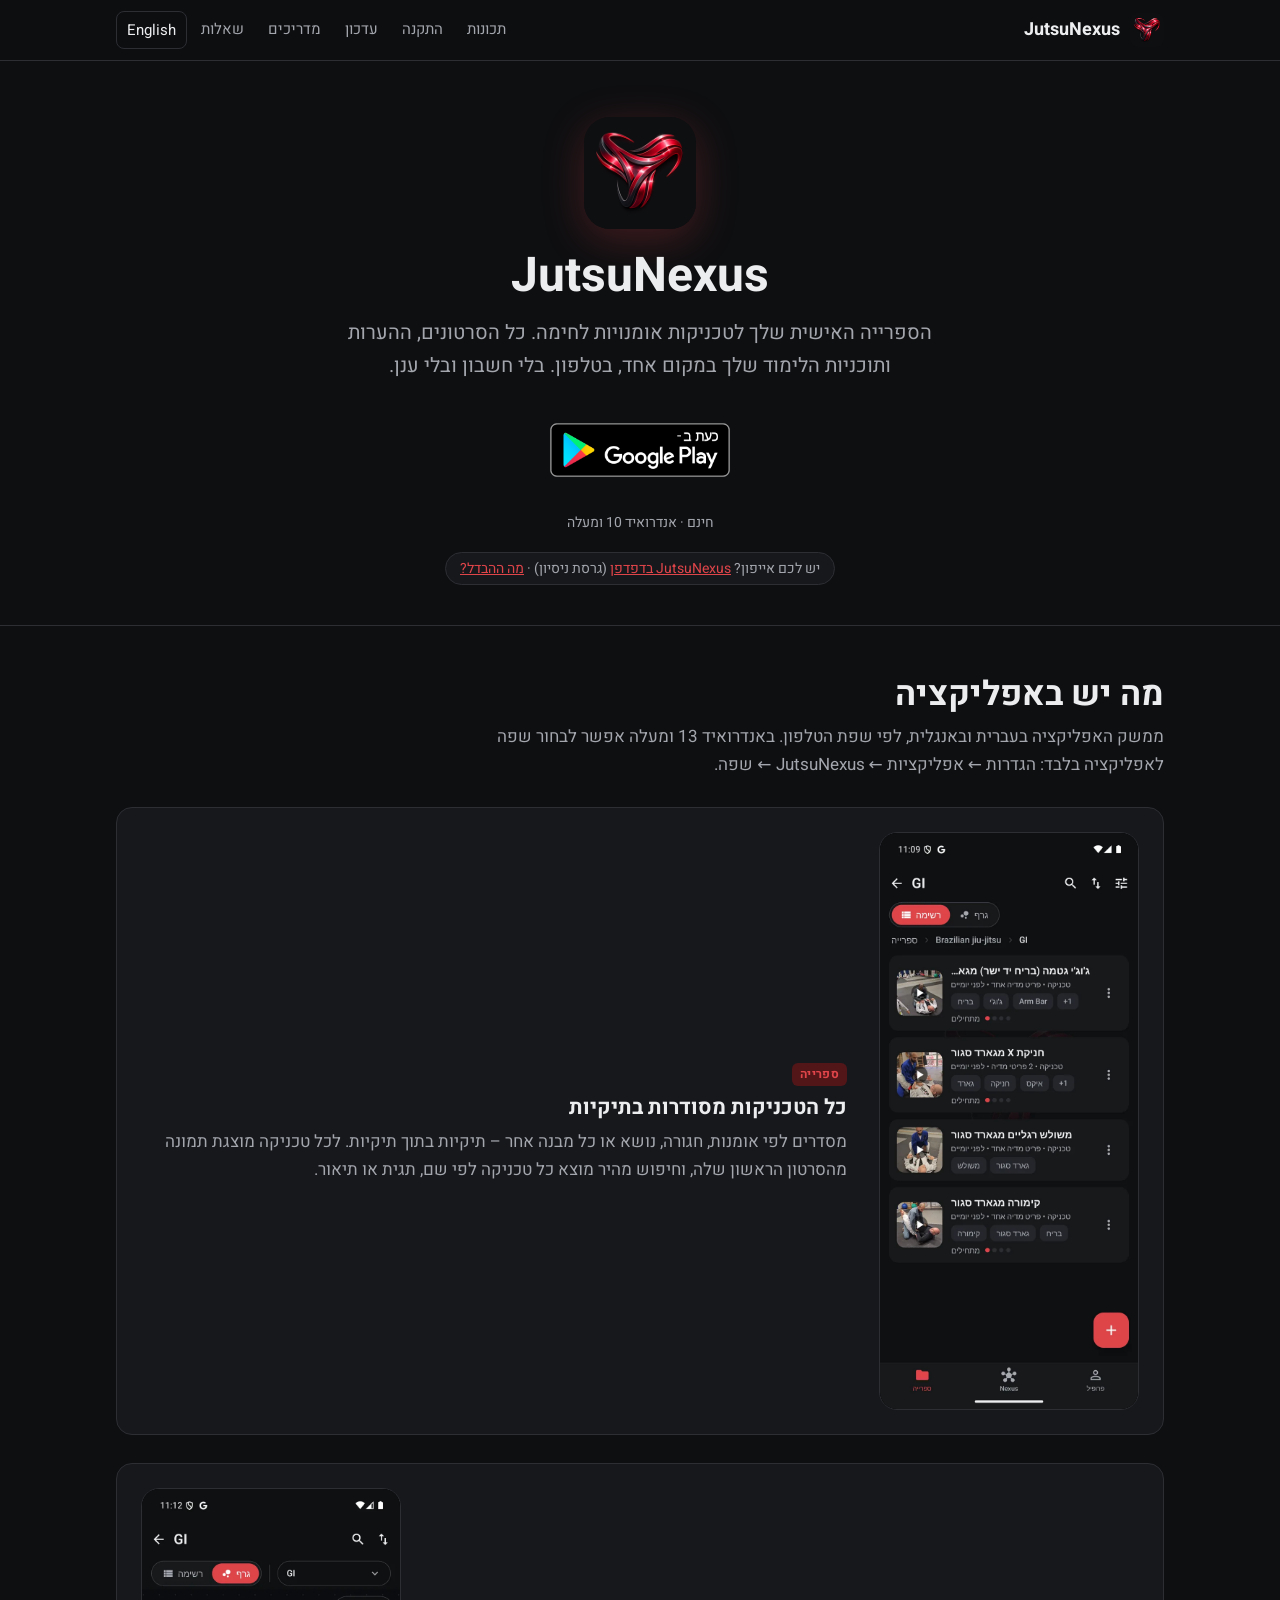
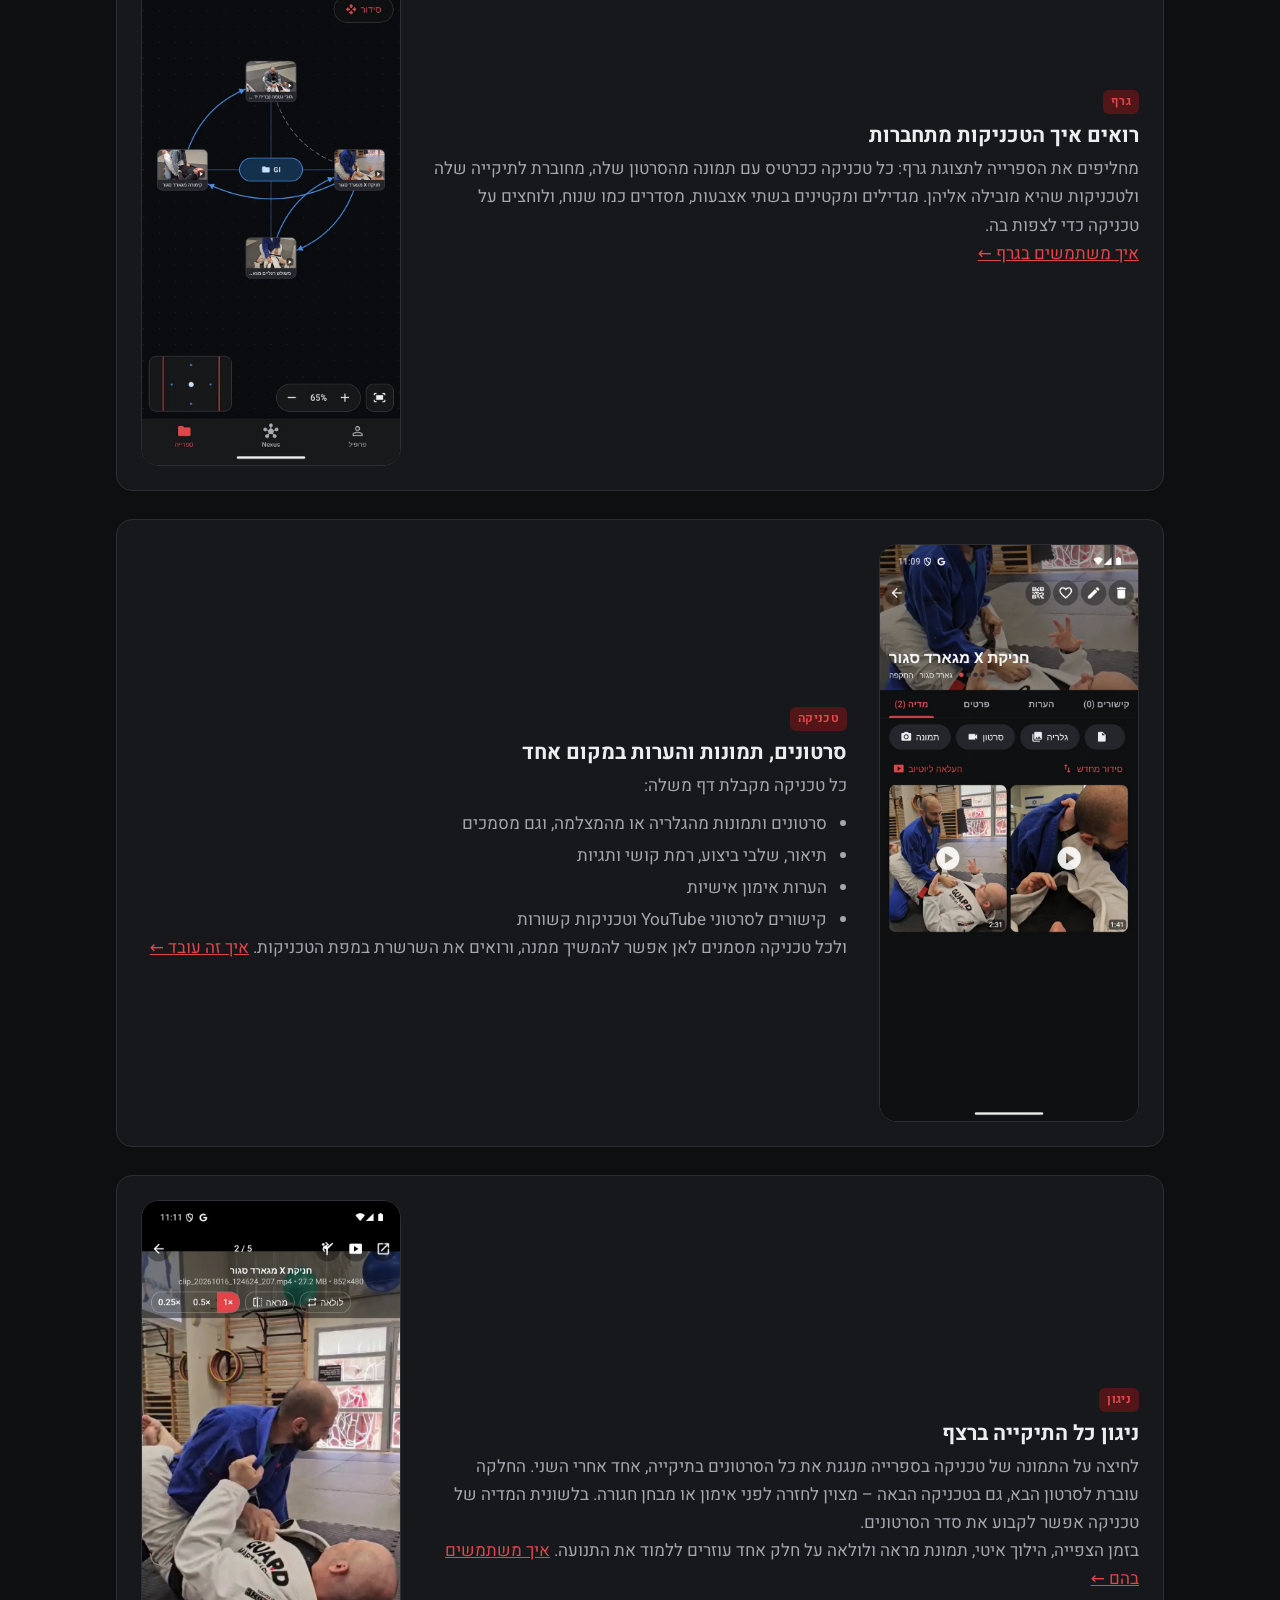
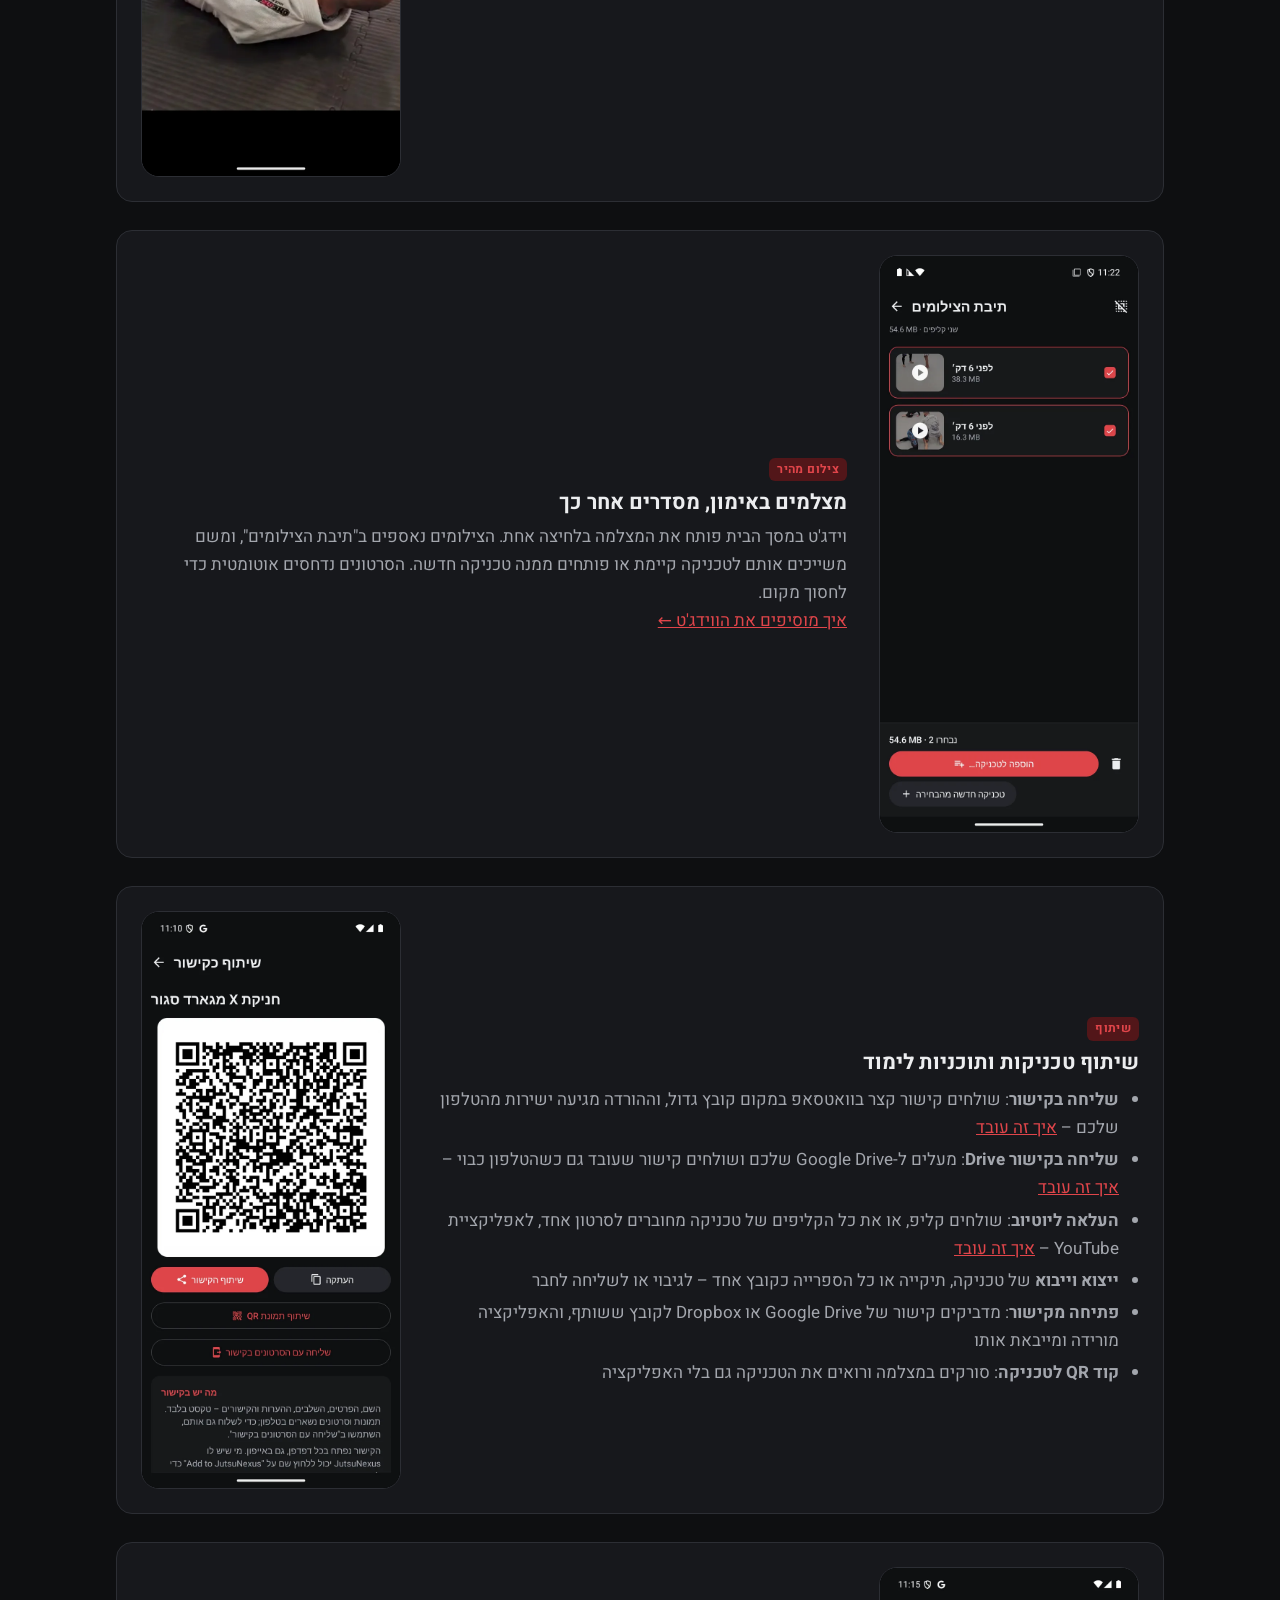
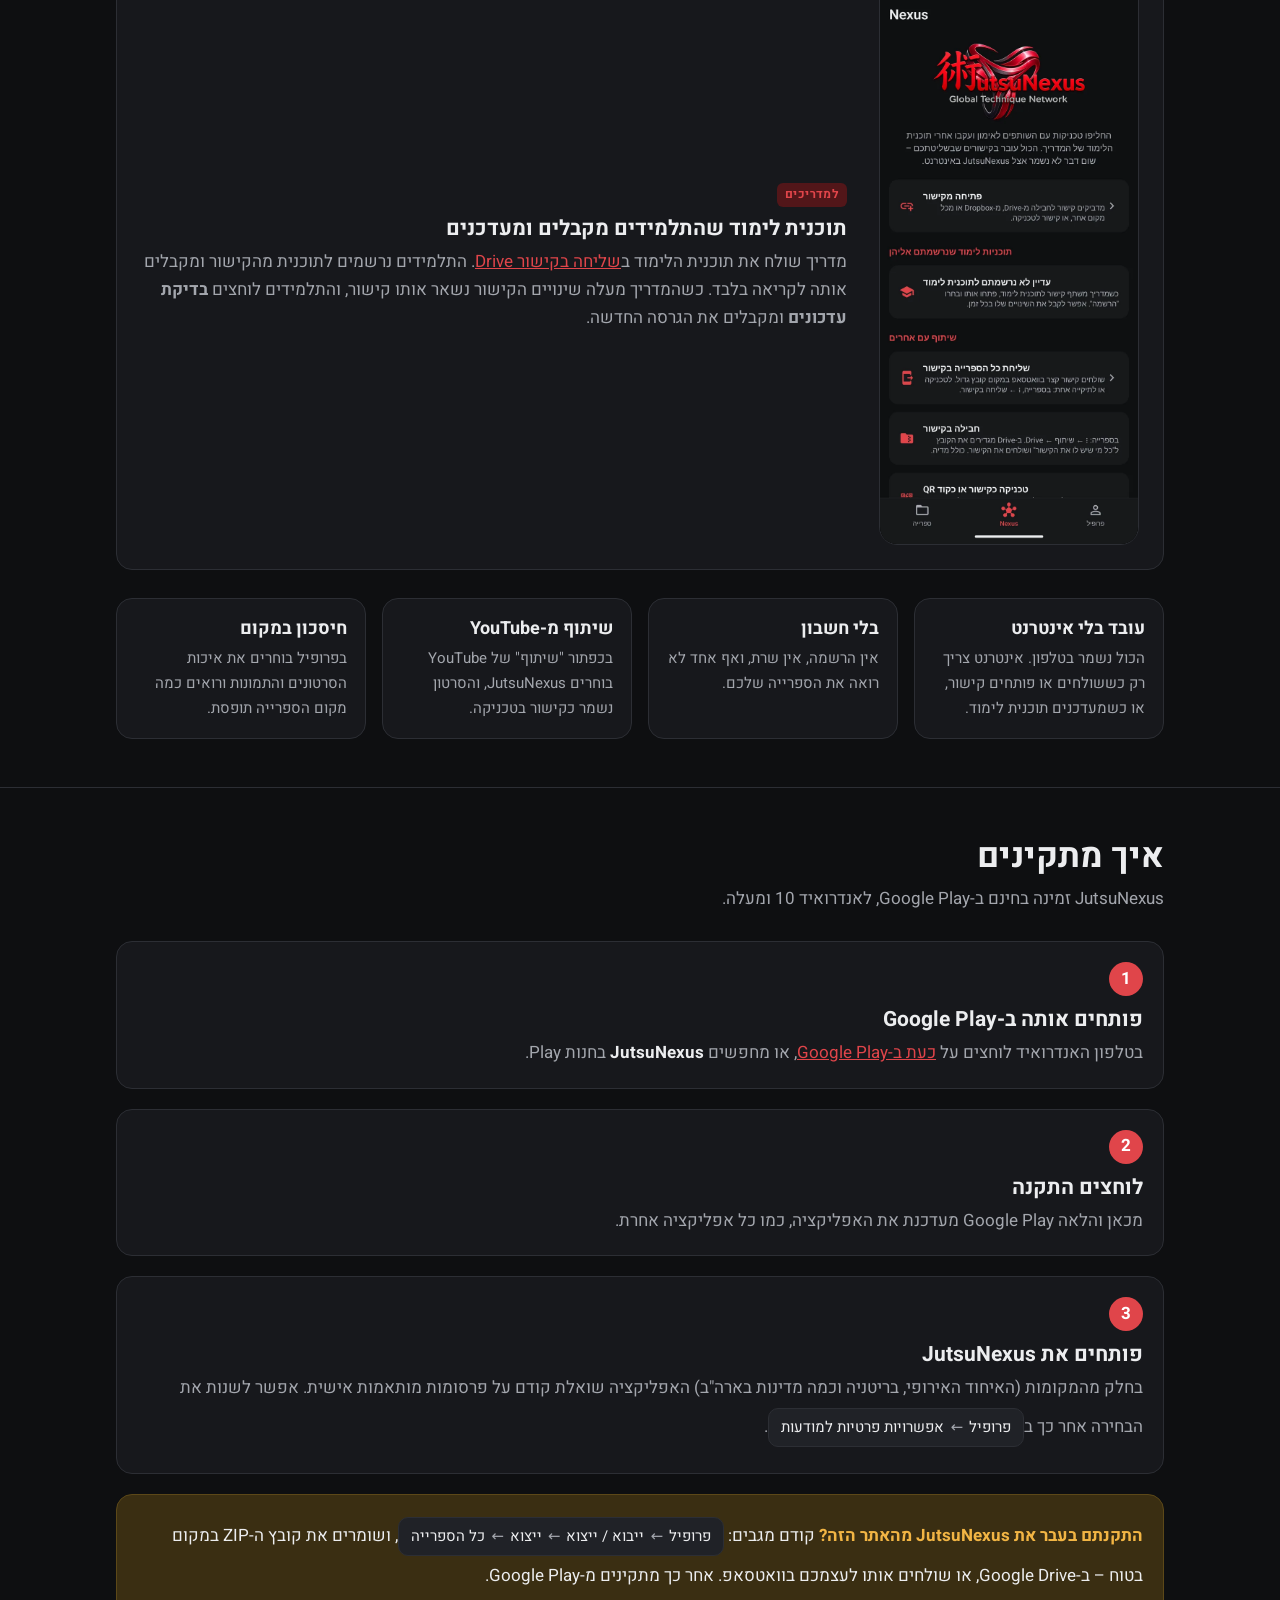
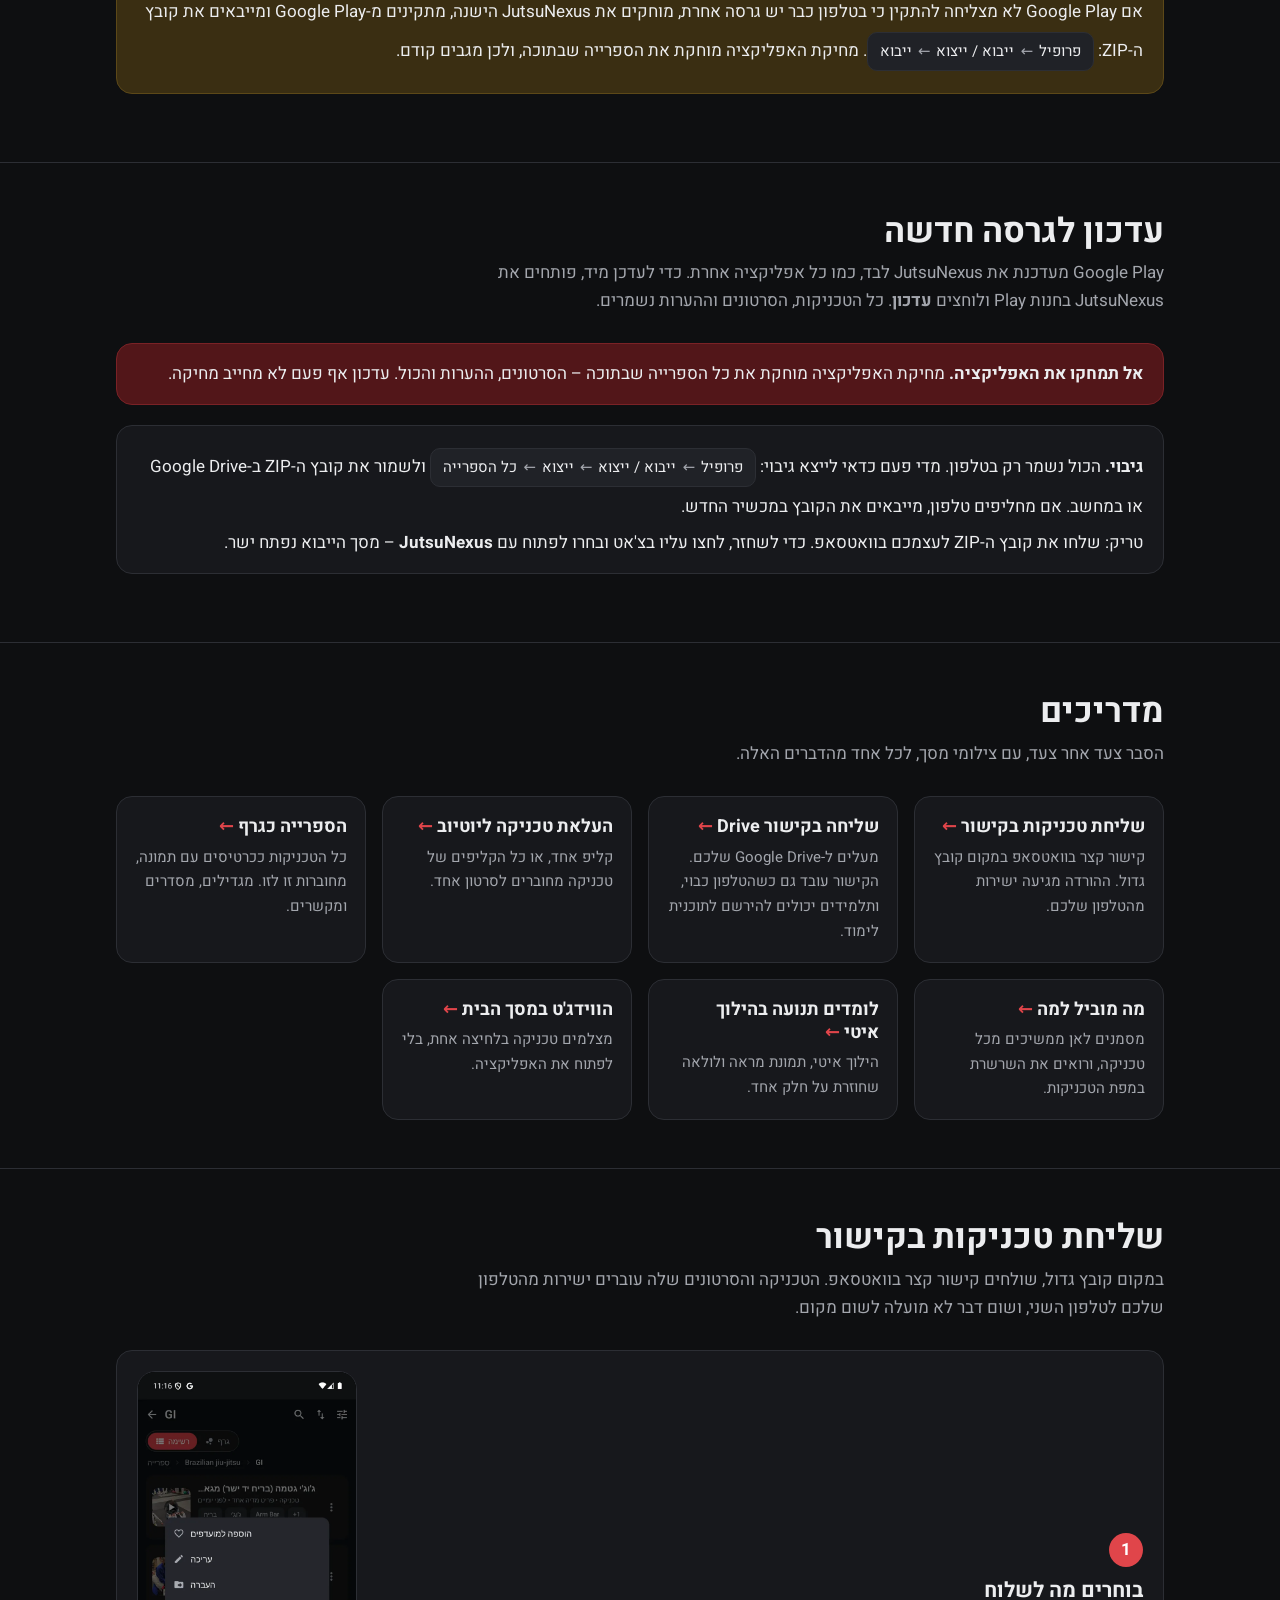
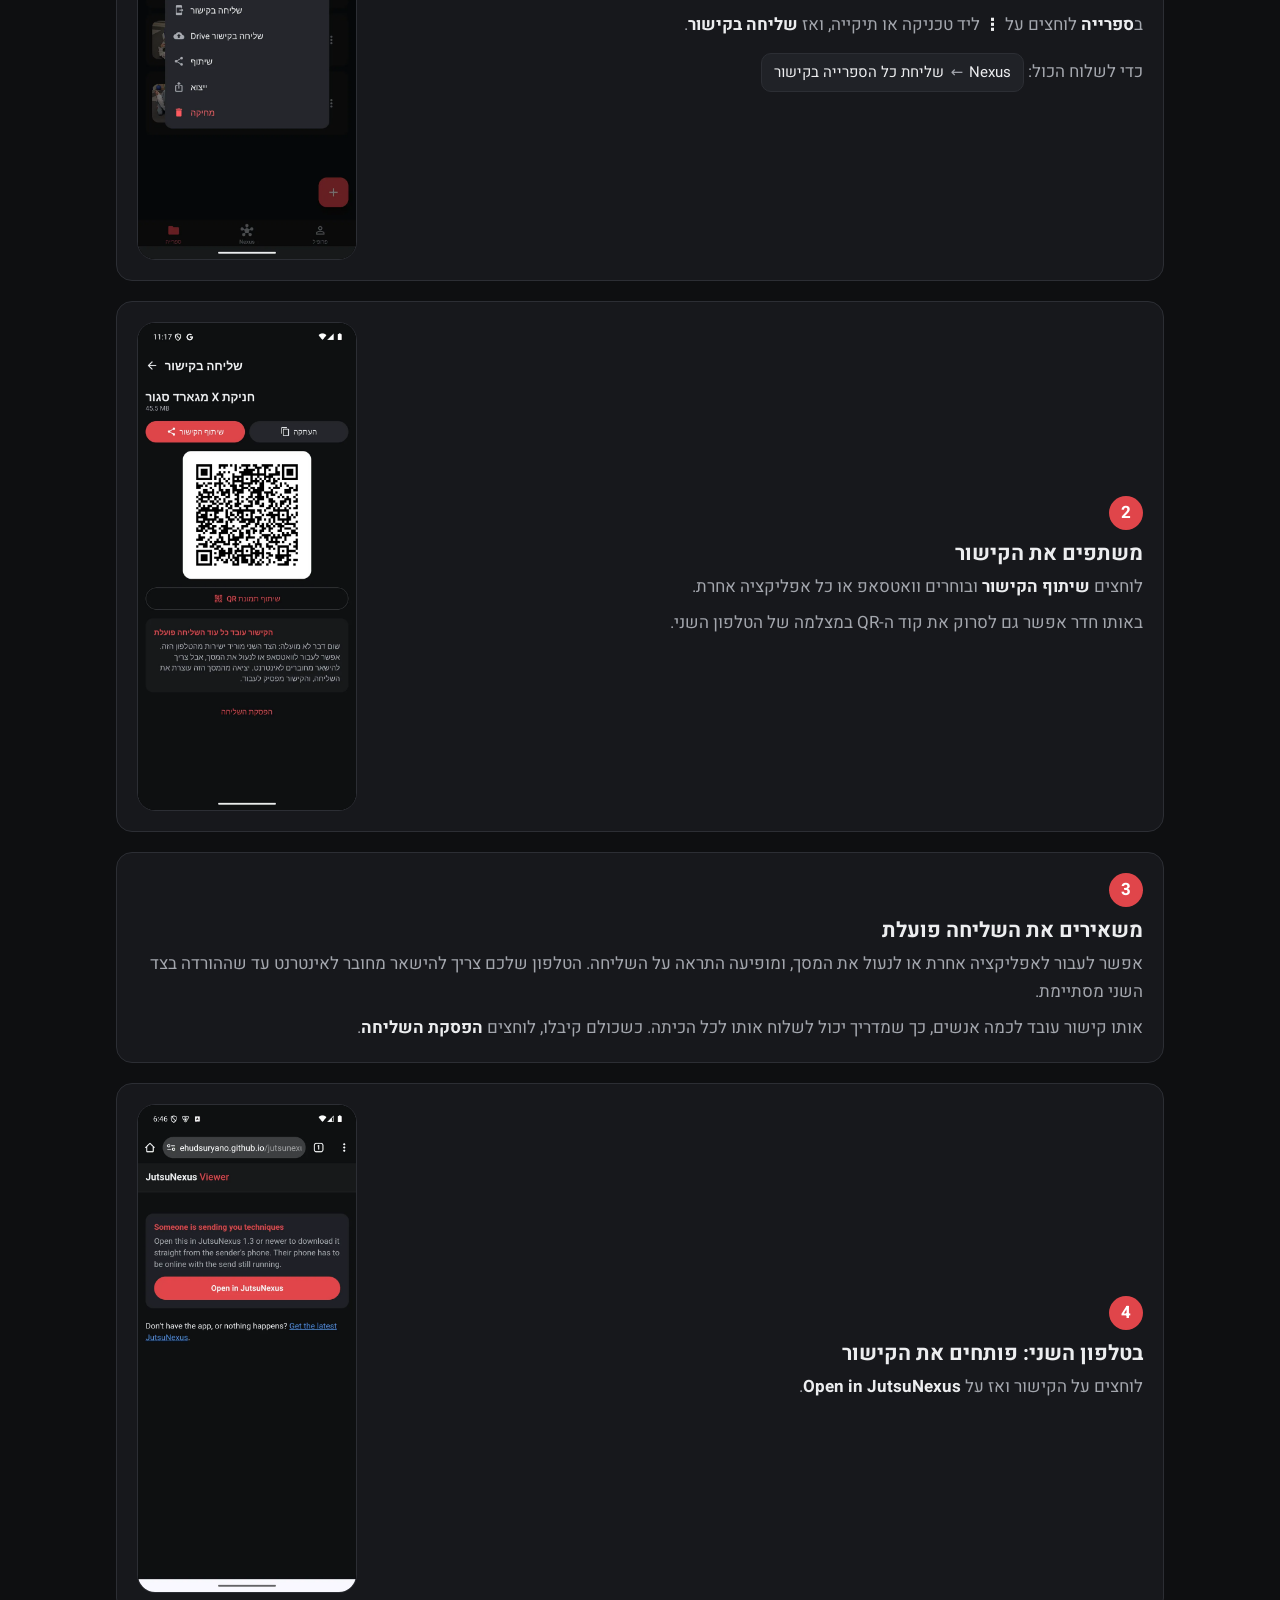
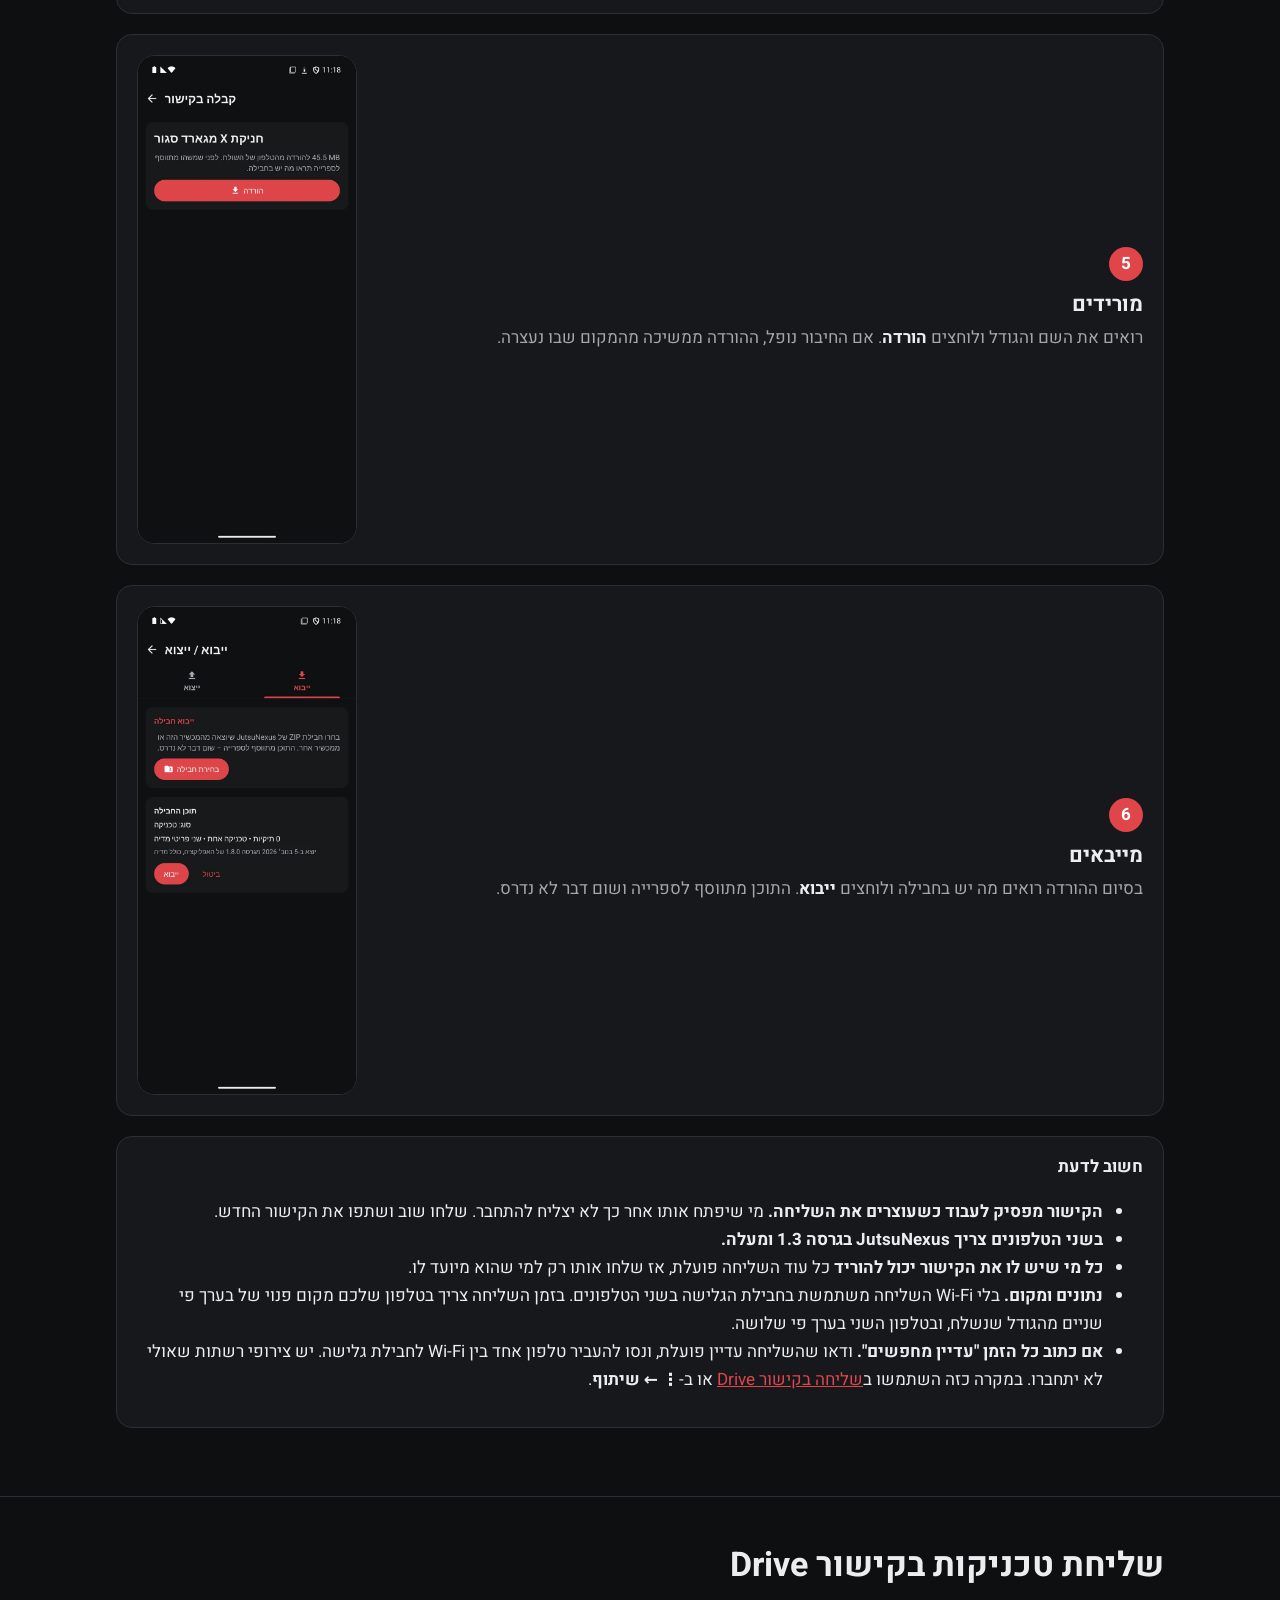
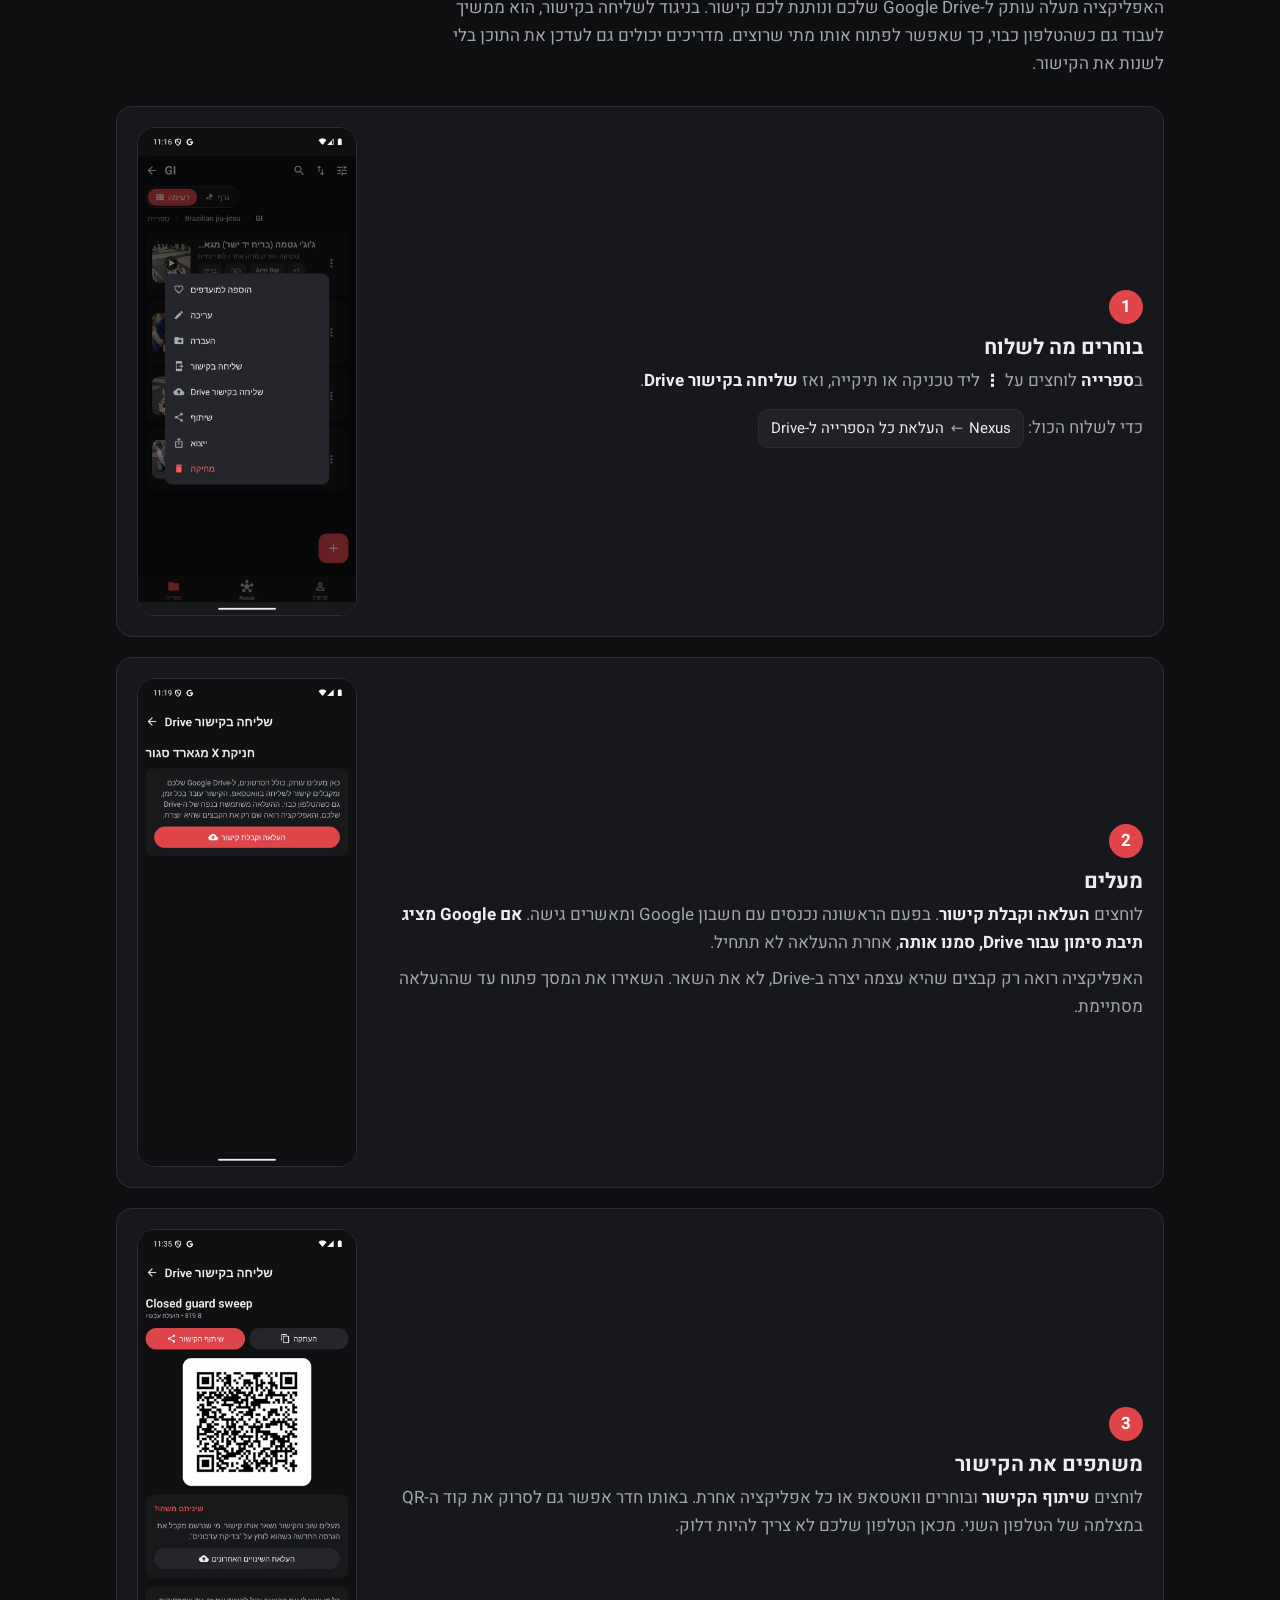
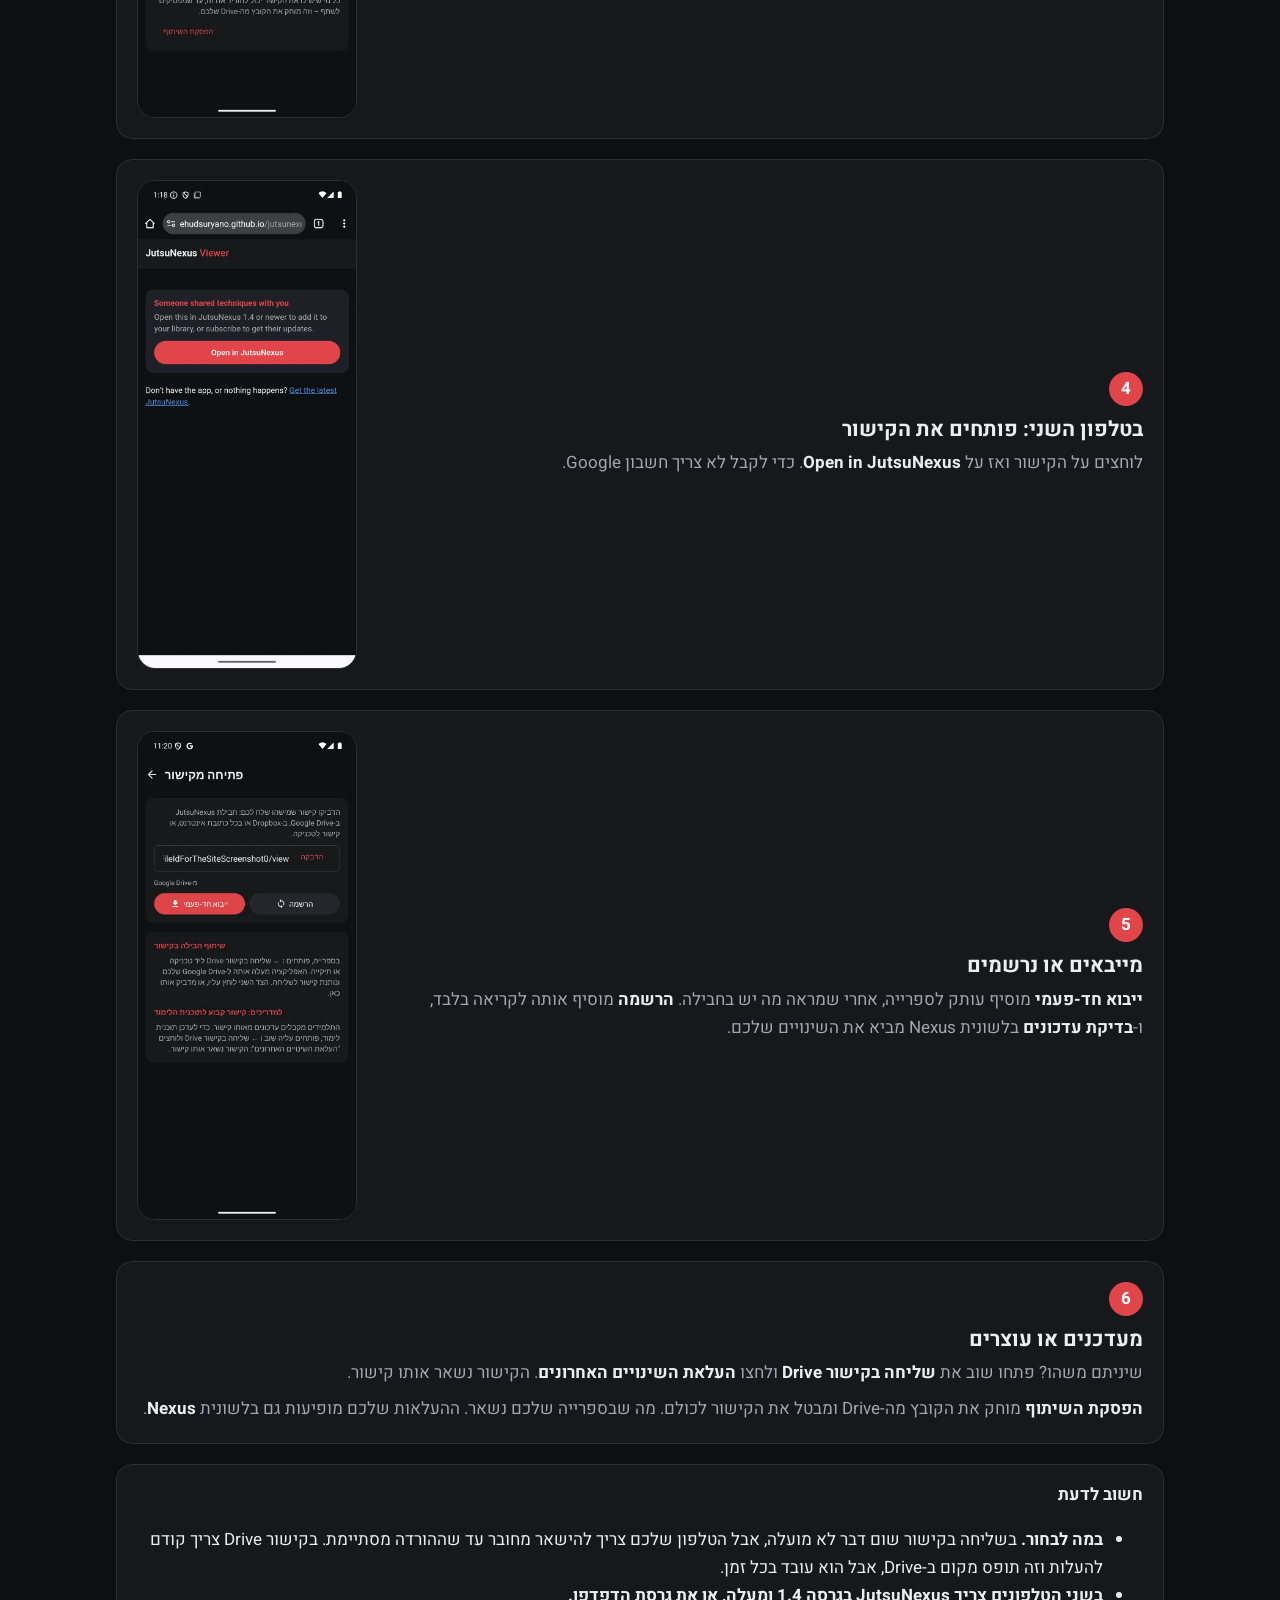
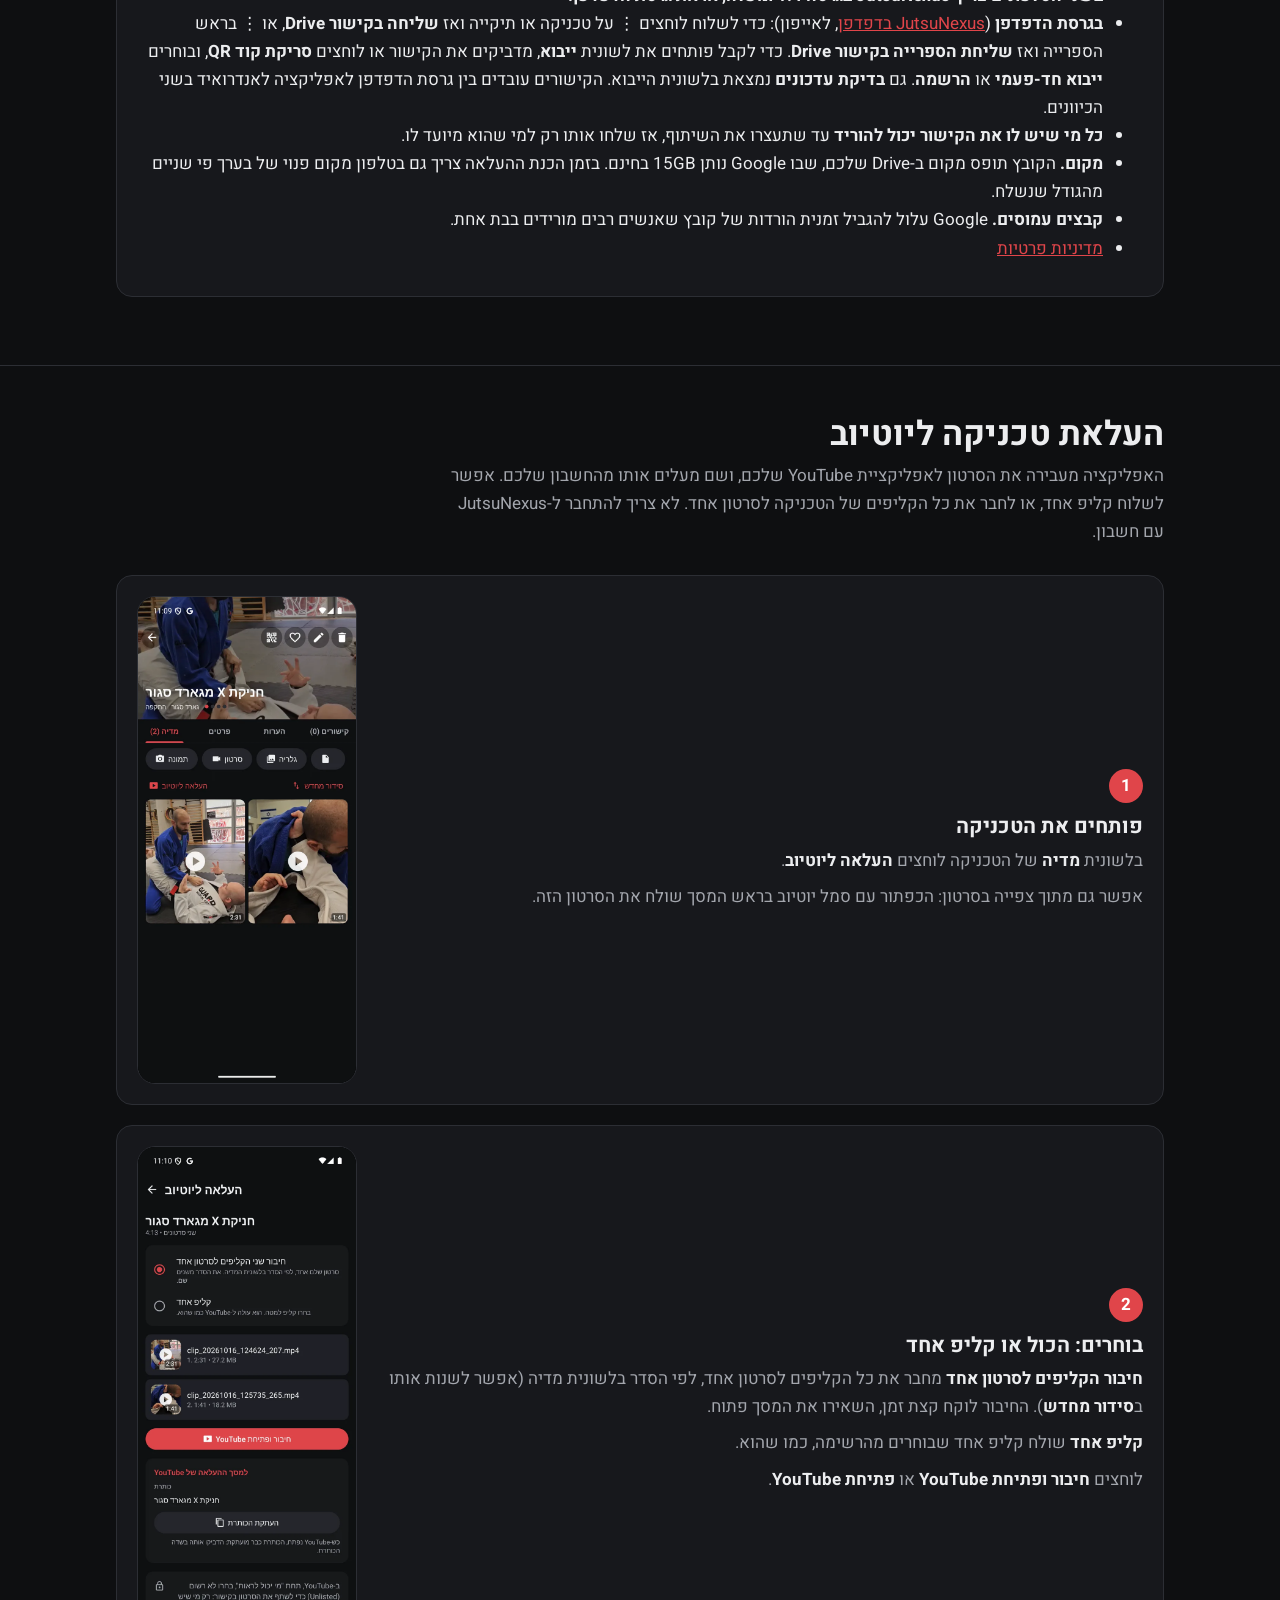
<file: index.html>
<!doctype html>
<html lang="he" dir="rtl">
<head>
<meta charset="utf-8">
<meta name="viewport" content="width=device-width, initial-scale=1">
<title>JutsuNexus – ספריית טכניקות לאומנויות לחימה</title>
<meta name="description" content="JutsuNexus – הספרייה האישית שלך לטכניקות אומנויות לחימה. סרטונים, הערות ותוכניות לימוד בטלפון, בלי חשבון ובלי ענן. בחינם ב-Google Play.">
<meta property="og:title" content="JutsuNexus – ספריית הטכניקות שלך">
<meta property="og:description" content="סרטונים, הערות ותוכניות לימוד של אומנויות לחימה – בטלפון, בלי חשבון. בחינם ב-Google Play.">
<meta property="og:image" content="https://ehudsuryano.github.io/jutsunexus-app/img/icon-256.png">
<meta property="og:locale" content="he_IL">
<link rel="icon" href="img/favicon.png">
<link rel="apple-touch-icon" href="img/apple-touch-icon.png">
<link rel="alternate" hreflang="en" href="https://ehudsuryano.github.io/jutsunexus-app/en/">
<link rel="preconnect" href="https://fonts.googleapis.com">
<link rel="preconnect" href="https://fonts.gstatic.com" crossorigin>
<link href="https://fonts.googleapis.com/css2?family=Heebo:wght@400;500;700;800&display=swap" rel="stylesheet">
<link rel="stylesheet" href="style.css">
</head>
<body>

<header class="topbar">
  <div class="wrap">
    <a class="brand" href="#top"><img src="img/icon-256.png" alt=""><span>JutsuNexus</span></a>
    <nav class="nav">
      <a href="#features">תכונות</a>
      <a href="#install">התקנה</a>
      <a href="#update">עדכון</a>
      <a href="#guides">מדריכים</a>
      <a href="#faq">שאלות</a>
      <a class="lang" href="en/" hreflang="en" lang="en">English</a>
    </nav>
  </div>
</header>

<main id="top">

<div class="wrap hero">
  <img class="icon" src="img/icon-256.png" alt="הסמל של JutsuNexus">
  <h1>JutsuNexus</h1>
  <p class="lead">הספרייה האישית שלך לטכניקות אומנויות לחימה. כל הסרטונים, ההערות ותוכניות הלימוד שלך במקום אחד, בטלפון. בלי חשבון ובלי ענן.</p>
  <a class="play-badge" href="https://play.google.com/store/apps/details?id=com.jutsunexus.app&amp;hl=iw"><img src="img/play/get-it-on-google-play-he.png" alt="כעת ב-Google Play" width="646" height="250"></a>
  <div class="meta"><span>חינם</span><span>אנדרואיד 10 ומעלה</span></div>
  <div class="android-only">יש לכם אייפון? <a href="https://ehudsuryano.github.io/jutsunexus-webapp/">JutsuNexus בדפדפן</a> (גרסת ניסיון) · <a href="#iphone">מה ההבדל?</a></div>
</div>

<!-- ============ FEATURES ============ -->
<section id="features">
  <div class="wrap">
    <h2>מה יש באפליקציה</h2>
    <p class="section-lead">ממשק האפליקציה בעברית ובאנגלית, לפי שפת הטלפון. באנדרואיד 13 ומעלה אפשר לבחור שפה לאפליקציה בלבד: הגדרות ← אפליקציות ← JutsuNexus ← שפה.</p>

    <div class="features">
      <article class="feature">
        <div class="shot"><img src="img/features/he/library.webp" alt="מסך הספרייה" loading="lazy"></div>
        <div>
          <span class="tag">ספרייה</span>
          <h3>כל הטכניקות מסודרות בתיקיות</h3>
          <p>מסדרים לפי אומנות, חגורה, נושא או כל מבנה אחר – תיקיות בתוך תיקיות. לכל טכניקה מוצגת תמונה מהסרטון הראשון שלה, וחיפוש מהיר מוצא כל טכניקה לפי שם, תגית או תיאור.</p>
        </div>
      </article>

      <article class="feature">
        <div class="shot"><img src="img/graph/he/01-graph.webp" alt="הספרייה בתצוגת גרף" loading="lazy"></div>
        <div>
          <span class="tag">גרף</span>
          <h3>רואים איך הטכניקות מתחברות</h3>
          <p>מחליפים את הספרייה לתצוגת גרף: כל טכניקה ככרטיס עם תמונה מהסרטון שלה, מחוברת לתיקייה שלה ולטכניקות שהיא מובילה אליהן. מגדילים ומקטינים בשתי אצבעות, מסדרים כמו שנוח, ולוחצים על טכניקה כדי לצפות בה.</p>
          <p><a href="#graph">איך משתמשים בגרף ←</a></p>
        </div>
      </article>

      <article class="feature">
        <div class="shot"><img src="img/features/he/technique.webp" alt="מסך טכניקה" loading="lazy"></div>
        <div>
          <span class="tag">טכניקה</span>
          <h3>סרטונים, תמונות והערות במקום אחד</h3>
          <p>כל טכניקה מקבלת דף משלה:</p>
          <ul>
            <li>סרטונים ותמונות מהגלריה או מהמצלמה, וגם מסמכים</li>
            <li>תיאור, שלבי ביצוע, רמת קושי ותגיות</li>
            <li>הערות אימון אישיות</li>
            <li>קישורים לסרטוני YouTube וטכניקות קשורות</li>
          </ul>
          <p>ולכל טכניקה מסמנים לאן אפשר להמשיך ממנה, ורואים את השרשרת במפת הטכניקות. <a href="#map">איך זה עובד ←</a></p>
        </div>
      </article>

      <article class="feature">
        <div class="shot"><img src="img/features/he/playlist.webp" alt="ניגון רצוף של סרטונים" loading="lazy"></div>
        <div>
          <span class="tag">ניגון</span>
          <h3>ניגון כל התיקייה ברצף</h3>
          <p>לחיצה על התמונה של טכניקה בספרייה מנגנת את כל הסרטונים בתיקייה, אחד אחרי השני. החלקה עוברת לסרטון הבא, גם בטכניקה הבאה – מצוין לחזרה לפני אימון או מבחן חגורה. בלשונית המדיה של טכניקה אפשר לקבוע את סדר הסרטונים.</p>
          <p>בזמן הצפייה, הילוך איטי, תמונת מראה ולולאה על חלק אחד עוזרים ללמוד את התנועה. <a href="#study">איך משתמשים בהם ←</a></p>
        </div>
      </article>

      <article class="feature">
        <div class="shot"><img src="img/features/he/capture.webp" alt="תיבת הצילומים המהירים" loading="lazy"></div>
        <div>
          <span class="tag">צילום מהיר</span>
          <h3>מצלמים באימון, מסדרים אחר כך</h3>
          <p>וידג'ט במסך הבית פותח את המצלמה בלחיצה אחת. הצילומים נאספים ב"תיבת הצילומים", ומשם משייכים אותם לטכניקה קיימת או פותחים ממנה טכניקה חדשה. הסרטונים נדחסים אוטומטית כדי לחסוך מקום.</p>
          <p><a href="#widget">איך מוסיפים את הווידג'ט ←</a></p>
        </div>
      </article>

      <article class="feature">
        <div class="shot"><img src="img/features/he/qr.webp" alt="קוד QR של טכניקה" loading="lazy"></div>
        <div>
          <span class="tag">שיתוף</span>
          <h3>שיתוף טכניקות ותוכניות לימוד</h3>
          <ul>
            <li><b>שליחה בקישור</b>: שולחים קישור קצר בוואטסאפ במקום קובץ גדול, וההורדה מגיעה ישירות מהטלפון שלכם – <a href="#send">איך זה עובד</a></li>
            <li><b>שליחה בקישור Drive</b>: מעלים ל-Google Drive שלכם ושולחים קישור שעובד גם כשהטלפון כבוי – <a href="#drive">איך זה עובד</a></li>
            <li><b>העלאה ליוטיוב</b>: שולחים קליפ, או את כל הקליפים של טכניקה מחוברים לסרטון אחד, לאפליקציית YouTube – <a href="#youtube">איך זה עובד</a></li>
            <li><b>ייצוא וייבוא</b> של טכניקה, תיקייה או כל הספרייה כקובץ אחד – לגיבוי או לשליחה לחבר</li>
            <li><b>פתיחה מקישור</b>: מדביקים קישור של Google Drive או Dropbox לקובץ ששותף, והאפליקציה מורידה ומייבאת אותו</li>
            <li><b>קוד QR לטכניקה</b>: סורקים במצלמה ורואים את הטכניקה גם בלי האפליקציה</li>
          </ul>
        </div>
      </article>

      <article class="feature">
        <div class="shot"><img src="img/features/he/nexus.webp" alt="מסך Nexus – קישורים ותוכניות לימוד" loading="lazy"></div>
        <div>
          <span class="tag">למדריכים</span>
          <h3>תוכנית לימוד שהתלמידים מקבלים ומעדכנים</h3>
          <p>מדריך שולח את תוכנית הלימוד ב<a href="#drive">שליחה בקישור Drive</a>. התלמידים נרשמים לתוכנית מהקישור ומקבלים אותה לקריאה בלבד. כשהמדריך מעלה שינויים הקישור נשאר אותו קישור, והתלמידים לוחצים <b>בדיקת עדכונים</b> ומקבלים את הגרסה החדשה.</p>
        </div>
      </article>
    </div>

    <div class="mini-grid">
      <div class="mini"><h3>עובד בלי אינטרנט</h3><p>הכול נשמר בטלפון. אינטרנט צריך רק כששולחים או פותחים קישור, או כשמעדכנים תוכנית לימוד.</p></div>
      <div class="mini"><h3>בלי חשבון</h3><p>אין הרשמה, אין שרת, ואף אחד לא רואה את הספרייה שלכם.</p></div>
      <div class="mini"><h3>שיתוף מ-YouTube</h3><p>בכפתור "שיתוף" של YouTube בוחרים JutsuNexus, והסרטון נשמר כקישור בטכניקה.</p></div>
      <div class="mini"><h3>חיסכון במקום</h3><p>בפרופיל בוחרים את איכות הסרטונים והתמונות ורואים כמה מקום הספרייה תופסת.</p></div>
    </div>
  </div>
</section>

<!-- ============ INSTALL ============ -->
<section id="install">
  <div class="wrap">
    <h2>איך מתקינים</h2>
    <p class="section-lead">JutsuNexus זמינה בחינם ב-Google Play, לאנדרואיד 10 ומעלה.</p>
    <ol class="steps">
      <li class="step no-shot">
        <div class="txt">
          <h3>פותחים אותה ב-Google Play</h3>
          <p>בטלפון האנדרואיד לוחצים על <a href="https://play.google.com/store/apps/details?id=com.jutsunexus.app&amp;hl=iw">כעת ב-Google Play</a>, או מחפשים <b>JutsuNexus</b> בחנות Play.</p>
        </div>
      </li>
      <li class="step no-shot">
        <div class="txt">
          <h3>לוחצים התקנה</h3>
          <p>מכאן והלאה Google Play מעדכנת את האפליקציה, כמו כל אפליקציה אחרת.</p>
        </div>
      </li>
      <li class="step no-shot">
        <div class="txt">
          <h3>פותחים את JutsuNexus</h3>
          <p>בחלק מהמקומות (האיחוד האירופי, בריטניה וכמה מדינות בארה"ב) האפליקציה שואלת קודם על פרסומות מותאמות אישית. אפשר לשנות את הבחירה אחר כך ב<span class="path">פרופיל <i>←</i> אפשרויות פרטיות למודעות</span>.</p>
        </div>
      </li>
    </ol>
    <div class="callout warn" id="from-site">
      <p><strong>התקנתם בעבר את JutsuNexus מהאתר הזה?</strong> קודם מגבים: <span class="path">פרופיל <i>←</i> ייבוא / ייצוא <i>←</i> ייצוא <i>←</i> כל הספרייה</span>, ושומרים את קובץ ה-ZIP במקום בטוח – ב-Google Drive, או שולחים אותו לעצמכם בוואטסאפ. אחר כך מתקינים מ-Google Play.</p>
      <p>אם Google Play לא מצליחה להתקין כי בטלפון כבר יש גרסה אחרת, מוחקים את JutsuNexus הישנה, מתקינים מ-Google Play ומייבאים את קובץ ה-ZIP: <span class="path">פרופיל <i>←</i> ייבוא / ייצוא <i>←</i> ייבוא</span>. מחיקת האפליקציה מוחקת את הספרייה שבתוכה, ולכן מגבים קודם.</p>
    </div>
  </div>
</section>

<!-- ============ UPDATE ============ -->
<section id="update">
  <div class="wrap">
    <h2>עדכון לגרסה חדשה</h2>
    <p class="section-lead">Google Play מעדכנת את JutsuNexus לבד, כמו כל אפליקציה אחרת. כדי לעדכן מיד, פותחים את JutsuNexus בחנות Play ולוחצים <b>עדכון</b>. כל הטכניקות, הסרטונים וההערות נשמרים.</p>
    <div class="callout danger">
      <p><strong>אל תמחקו את האפליקציה.</strong> מחיקת האפליקציה מוחקת את כל הספרייה שבתוכה – הסרטונים, ההערות והכול. עדכון אף פעם לא מחייב מחיקה.</p>
    </div>
    <div class="callout">
      <p><strong>גיבוי.</strong> הכול נשמר רק בטלפון. מדי פעם כדאי לייצא גיבוי: <span class="path">פרופיל <i>←</i> ייבוא / ייצוא <i>←</i> ייצוא <i>←</i> כל הספרייה</span> ולשמור את קובץ ה-ZIP ב-Google Drive או במחשב. אם מחליפים טלפון, מייבאים את הקובץ במכשיר החדש.</p>
      <p>טריק: שלחו את קובץ ה-ZIP לעצמכם בוואטסאפ. כדי לשחזר, לחצו עליו בצ'אט ובחרו לפתוח עם <b>JutsuNexus</b> – מסך הייבוא נפתח ישר.</p>
    </div>
  </div>
</section>

<!-- ============ GUIDES ============ -->
<section id="guides">
  <div class="wrap">
    <h2>מדריכים</h2>
    <p class="section-lead">הסבר צעד אחר צעד, עם צילומי מסך, לכל אחד מהדברים האלה.</p>
    <div class="mini-grid">
      <a class="mini guide" href="#send"><h3>שליחת טכניקות בקישור&nbsp;<span aria-hidden="true">←</span></h3><p>קישור קצר בוואטסאפ במקום קובץ גדול. ההורדה מגיעה ישירות מהטלפון שלכם.</p></a>
      <a class="mini guide" href="#drive"><h3>שליחה בקישור Drive&nbsp;<span aria-hidden="true">←</span></h3><p>מעלים ל-Google Drive שלכם. הקישור עובד גם כשהטלפון כבוי, ותלמידים יכולים להירשם לתוכנית לימוד.</p></a>
      <a class="mini guide" href="#youtube"><h3>העלאת טכניקה ליוטיוב&nbsp;<span aria-hidden="true">←</span></h3><p>קליפ אחד, או כל הקליפים של טכניקה מחוברים לסרטון אחד.</p></a>
      <a class="mini guide" href="#graph"><h3>הספרייה כגרף&nbsp;<span aria-hidden="true">←</span></h3><p>כל הטכניקות ככרטיסים עם תמונה, מחוברות זו לזו. מגדילים, מסדרים ומקשרים.</p></a>
      <a class="mini guide" href="#map"><h3>מה מוביל למה&nbsp;<span aria-hidden="true">←</span></h3><p>מסמנים לאן ממשיכים מכל טכניקה, ורואים את השרשרת במפת הטכניקות.</p></a>
      <a class="mini guide" href="#study"><h3>לומדים תנועה בהילוך איטי&nbsp;<span aria-hidden="true">←</span></h3><p>הילוך איטי, תמונת מראה ולולאה שחוזרת על חלק אחד.</p></a>
      <a class="mini guide" href="#widget"><h3>הווידג'ט במסך הבית&nbsp;<span aria-hidden="true">←</span></h3><p>מצלמים טכניקה בלחיצה אחת, בלי לפתוח את האפליקציה.</p></a>
    </div>
  </div>
</section>

<!-- ============ SEND BY LINK ============ -->
<section id="send">
  <div class="wrap">
    <h2>שליחת טכניקות בקישור</h2>
    <p class="section-lead">במקום קובץ גדול, שולחים קישור קצר בוואטסאפ. הטכניקה והסרטונים שלה עוברים ישירות מהטלפון שלכם לטלפון השני, ושום דבר לא מועלה לשום מקום.</p>
    <ol class="steps">
      <li class="step">
        <div class="txt">
          <h3>בוחרים מה לשלוח</h3>
          <p>ב<b>ספרייה</b> לוחצים על <b>⋮</b> ליד טכניקה או תיקייה, ואז <b>שליחה בקישור</b>.</p>
          <p>כדי לשלוח הכול: <span class="path">Nexus <i>←</i> שליחת כל הספרייה בקישור</span></p>
        </div>
        <div><div class="shot"><img src="img/send/he/01-menu.webp" alt="התפריט עם האפשרות שליחה בקישור" loading="lazy"></div></div>
      </li>
      <li class="step">
        <div class="txt">
          <h3>משתפים את הקישור</h3>
          <p>לוחצים <b>שיתוף הקישור</b> ובוחרים וואטסאפ או כל אפליקציה אחרת.</p>
          <p>באותו חדר אפשר גם לסרוק את קוד ה-QR במצלמה של הטלפון השני.</p>
        </div>
        <div><div class="shot"><img src="img/send/he/02-send.webp" alt="מסך השליחה עם הקישור וקוד ה-QR" loading="lazy"></div></div>
      </li>
      <li class="step no-shot">
        <div class="txt">
          <h3>משאירים את השליחה פועלת</h3>
          <p>אפשר לעבור לאפליקציה אחרת או לנעול את המסך, ומופיעה התראה על השליחה. הטלפון שלכם צריך להישאר מחובר לאינטרנט עד שההורדה בצד השני מסתיימת.</p>
          <p>אותו קישור עובד לכמה אנשים, כך שמדריך יכול לשלוח אותו לכל הכיתה. כשכולם קיבלו, לוחצים <b>הפסקת השליחה</b>.</p>
        </div>
      </li>
      <li class="step">
        <div class="txt">
          <h3>בטלפון השני: פותחים את הקישור</h3>
          <p>לוחצים על הקישור ואז על <b>Open in JutsuNexus</b>.</p>
        </div>
        <div><div class="shot"><img src="img/send/03-page.webp" alt="הדף שנפתח מהקישור" loading="lazy"></div></div>
      </li>
      <li class="step">
        <div class="txt">
          <h3>מורידים</h3>
          <p>רואים את השם והגודל ולוחצים <b>הורדה</b>. אם החיבור נופל, ההורדה ממשיכה מהמקום שבו נעצרה.</p>
        </div>
        <div><div class="shot"><img src="img/send/he/04-offer.webp" alt="מסך ההורדה עם השם והגודל" loading="lazy"></div></div>
      </li>
      <li class="step">
        <div class="txt">
          <h3>מייבאים</h3>
          <p>בסיום ההורדה רואים מה יש בחבילה ולוחצים <b>ייבוא</b>. התוכן מתווסף לספרייה ושום דבר לא נדרס.</p>
        </div>
        <div><div class="shot"><img src="img/send/he/05-import.webp" alt="תצוגה מקדימה של הייבוא" loading="lazy"></div></div>
      </li>
    </ol>
    <div class="callout">
      <p><strong>חשוב לדעת</strong></p>
      <ul>
        <li><b>הקישור מפסיק לעבוד כשעוצרים את השליחה.</b> מי שיפתח אותו אחר כך לא יצליח להתחבר. שלחו שוב ושתפו את הקישור החדש.</li>
        <li><b>בשני הטלפונים צריך JutsuNexus בגרסה 1.3 ומעלה.</b></li>
        <li><b>כל מי שיש לו את הקישור יכול להוריד</b> כל עוד השליחה פועלת, אז שלחו אותו רק למי שהוא מיועד לו.</li>
        <li><b>נתונים ומקום.</b> בלי Wi-Fi השליחה משתמשת בחבילת הגלישה בשני הטלפונים. בזמן השליחה צריך בטלפון שלכם מקום פנוי של בערך פי שניים מהגודל שנשלח, ובטלפון השני בערך פי שלושה.</li>
        <li><b>אם כתוב כל הזמן "עדיין מחפשים".</b> ודאו שהשליחה עדיין פועלת, ונסו להעביר טלפון אחד בין Wi-Fi לחבילת גלישה. יש צירופי רשתות שאולי לא יתחברו. במקרה כזה השתמשו ב<a href="#drive">שליחה בקישור Drive</a> או ב-<b>⋮ ← שיתוף</b>.</li>
      </ul>
    </div>
  </div>
</section>

<!-- ============ SEND BY DRIVE LINK ============ -->
<section id="drive">
  <div class="wrap">
    <h2>שליחת טכניקות בקישור Drive</h2>
    <p class="section-lead">האפליקציה מעלה עותק ל-Google Drive שלכם ונותנת לכם קישור. בניגוד לשליחה בקישור, הוא ממשיך לעבוד גם כשהטלפון כבוי, כך שאפשר לפתוח אותו מתי שרוצים. מדריכים יכולים גם לעדכן את התוכן בלי לשנות את הקישור.</p>
    <ol class="steps">
      <li class="step">
        <div class="txt">
          <h3>בוחרים מה לשלוח</h3>
          <p>ב<b>ספרייה</b> לוחצים על <b>⋮</b> ליד טכניקה או תיקייה, ואז <b>שליחה בקישור Drive</b>.</p>
          <p>כדי לשלוח הכול: <span class="path">Nexus <i>←</i> העלאת כל הספרייה ל-Drive</span></p>
        </div>
        <div><div class="shot"><img src="img/drive/he/01-menu.webp" alt="התפריט עם האפשרות שליחה בקישור Drive" loading="lazy"></div></div>
      </li>
      <li class="step">
        <div class="txt">
          <h3>מעלים</h3>
          <p>לוחצים <b>העלאה וקבלת קישור</b>. בפעם הראשונה נכנסים עם חשבון Google ומאשרים גישה. <b>אם Google מציג תיבת סימון עבור Drive, סמנו אותה</b>, אחרת ההעלאה לא תתחיל.</p>
          <p>האפליקציה רואה רק קבצים שהיא עצמה יצרה ב-Drive, לא את השאר. השאירו את המסך פתוח עד שההעלאה מסתיימת.</p>
        </div>
        <div><div class="shot"><img src="img/drive/he/02-upload.webp" alt="מסך השליחה לפני ההעלאה" loading="lazy"></div></div>
      </li>
      <li class="step">
        <div class="txt">
          <h3>משתפים את הקישור</h3>
          <p>לוחצים <b>שיתוף הקישור</b> ובוחרים וואטסאפ או כל אפליקציה אחרת. באותו חדר אפשר גם לסרוק את קוד ה-QR במצלמה של הטלפון השני. מכאן הטלפון שלכם לא צריך להיות דלוק.</p>
        </div>
        <div><div class="shot"><img src="img/drive/he/03-link.webp" alt="הקישור, קוד ה-QR וכפתורי העדכון" loading="lazy"></div></div>
      </li>
      <li class="step">
        <div class="txt">
          <h3>בטלפון השני: פותחים את הקישור</h3>
          <p>לוחצים על הקישור ואז על <b>Open in JutsuNexus</b>. כדי לקבל לא צריך חשבון Google.</p>
        </div>
        <div><div class="shot"><img src="img/drive/04-page.webp" alt="הדף שנפתח מהקישור" loading="lazy"></div></div>
      </li>
      <li class="step">
        <div class="txt">
          <h3>מייבאים או נרשמים</h3>
          <p><b>ייבוא חד-פעמי</b> מוסיף עותק לספרייה, אחרי שמראה מה יש בחבילה. <b>הרשמה</b> מוסיף אותה לקריאה בלבד, ו-<b>בדיקת עדכונים</b> בלשונית Nexus מביא את השינויים שלכם.</p>
        </div>
        <div><div class="shot"><img src="img/drive/he/05-open.webp" alt="הכפתורים ייבוא חד-פעמי והרשמה" loading="lazy"></div></div>
      </li>
      <li class="step no-shot">
        <div class="txt">
          <h3>מעדכנים או עוצרים</h3>
          <p>שיניתם משהו? פתחו שוב את <b>שליחה בקישור Drive</b> ולחצו <b>העלאת השינויים האחרונים</b>. הקישור נשאר אותו קישור.</p>
          <p><b>הפסקת השיתוף</b> מוחק את הקובץ מה-Drive ומבטל את הקישור לכולם. מה שבספרייה שלכם נשאר. ההעלאות שלכם מופיעות גם בלשונית <b>Nexus</b>.</p>
        </div>
      </li>
    </ol>
    <div class="callout">
      <p><strong>חשוב לדעת</strong></p>
      <ul>
        <li><b>במה לבחור.</b> בשליחה בקישור שום דבר לא מועלה, אבל הטלפון שלכם צריך להישאר מחובר עד שההורדה מסתיימת. בקישור Drive צריך קודם להעלות וזה תופס מקום ב-Drive, אבל הוא עובד בכל זמן.</li>
        <li><b>בשני הטלפונים צריך JutsuNexus בגרסה 1.4 ומעלה, או את גרסת הדפדפן.</b></li>
        <li><b>בגרסת הדפדפן</b> (<a href="https://ehudsuryano.github.io/jutsunexus-webapp/">JutsuNexus בדפדפן</a>, לאייפון): כדי לשלוח לוחצים ⋮ על טכניקה או תיקייה ואז <b>שליחה בקישור Drive</b>, או ⋮ בראש הספרייה ואז <b>שליחת הספרייה בקישור Drive</b>. כדי לקבל פותחים את לשונית <b>ייבוא</b>, מדביקים את הקישור או לוחצים <b>סריקת קוד QR</b>, ובוחרים <b>ייבוא חד-פעמי</b> או <b>הרשמה</b>. גם <b>בדיקת עדכונים</b> נמצאת בלשונית הייבוא. הקישורים עובדים בין גרסת הדפדפן לאפליקציה לאנדרואיד בשני הכיוונים.</li>
        <li><b>כל מי שיש לו את הקישור יכול להוריד</b> עד שתעצרו את השיתוף, אז שלחו אותו רק למי שהוא מיועד לו.</li>
        <li><b>מקום.</b> הקובץ תופס מקום ב-Drive שלכם, שבו Google נותן 15GB בחינם. בזמן הכנת ההעלאה צריך גם בטלפון מקום פנוי של בערך פי שניים מהגודל שנשלח.</li>
        <li><b>קבצים עמוסים.</b> Google עלול להגביל זמנית הורדות של קובץ שאנשים רבים מורידים בבת אחת.</li>
        <li><a href="privacy.html">מדיניות פרטיות</a></li>
      </ul>
    </div>
  </div>
</section>

<!-- ============ SHARE TO YOUTUBE ============ -->
<section id="youtube">
  <div class="wrap">
    <h2>העלאת טכניקה ליוטיוב</h2>
    <p class="section-lead">האפליקציה מעבירה את הסרטון לאפליקציית YouTube שלכם, ושם מעלים אותו מהחשבון שלכם. אפשר לשלוח קליפ אחד, או לחבר את כל הקליפים של הטכניקה לסרטון אחד. לא צריך להתחבר ל-JutsuNexus עם חשבון.</p>
    <ol class="steps">
      <li class="step">
        <div class="txt">
          <h3>פותחים את הטכניקה</h3>
          <p>בלשונית <b>מדיה</b> של הטכניקה לוחצים <b>העלאה ליוטיוב</b>.</p>
          <p>אפשר גם מתוך צפייה בסרטון: הכפתור עם סמל יוטיוב בראש המסך שולח את הסרטון הזה.</p>
        </div>
        <div><div class="shot"><img src="img/youtube/he/01-media.webp" alt="הכפתור העלאה ליוטיוב בלשונית מדיה" loading="lazy"></div></div>
      </li>
      <li class="step">
        <div class="txt">
          <h3>בוחרים: הכול או קליפ אחד</h3>
          <p><b>חיבור הקליפים לסרטון אחד</b> מחבר את כל הקליפים לסרטון אחד, לפי הסדר בלשונית מדיה (אפשר לשנות אותו ב<b>סידור מחדש</b>). החיבור לוקח קצת זמן, השאירו את המסך פתוח.</p>
          <p><b>קליפ אחד</b> שולח קליפ אחד שבוחרים מהרשימה, כמו שהוא.</p>
          <p>לוחצים <b>חיבור ופתיחת YouTube</b> או <b>פתיחת YouTube</b>.</p>
        </div>
        <div><div class="shot"><img src="img/youtube/he/02-share.webp" alt="מסך העלאה ליוטיוב עם שתי האפשרויות" loading="lazy"></div></div>
      </li>
      <li class="step">
        <div class="txt">
          <h3>ביוטיוב: Next</h3>
          <p>יוטיוב נפתח עם הסרטון. לוחצים <b>Next</b>.</p>
        </div>
        <div><div class="shot"><img src="img/youtube/03-preview.webp" alt="הסרטון המחובר נפתח ביוטיוב" loading="lazy"></div></div>
      </li>
      <li class="step">
        <div class="txt">
          <h3>מדביקים כותרת ותיאור ובוחרים מי יראה</h3>
          <p>האפליקציה כבר העתיקה את שם הטכניקה ואת התיאור שלה. לוחצים לחיצה ארוכה בשדה הכותרת ובוחרים <b>הדבק</b> (Paste).</p>
          <p>את התיאור מוסיפים ב-<b>Show more ← Add description</b>: פותחים את הלוח (Clipboard) במקלדת ובוחרים אותו. אם הוא לא שם, הפעילו את הלוח בהגדרות המקלדת, או חזרו ל-JutsuNexus ולחצו <b>העתקת התיאור</b>.</p>
          <p><b>בדקו את Visibility לפני שמעלים</b>: יוטיוב מתחיל ב-Public. כדי לשתף בקישור בחרו <b>Unlisted</b>. לוחצים <b>Upload</b>.</p>
        </div>
        <div><div class="shot"><img src="img/youtube/04-details.webp" alt="מסך הפרטים ביוטיוב עם הכותרת שהודבקה ו-Unlisted" loading="lazy"></div></div>
      </li>
      <li class="step no-shot">
        <div class="txt">
          <h3>שומרים את הקישור בטכניקה</h3>
          <p>אחרי ההעלאה, ביוטיוב לוחצים <b>Share</b> מתחת לסרטון ובוחרים <b>JutsuNexus</b> (אם הוא לא מופיע, דרך <b>More</b>). בוחרים את הטכניקה, והקישור נשמר בלשונית <b>קישורים</b> שלה.</p>
        </div>
      </li>
    </ol>
    <div class="callout">
      <p><strong>חשוב לדעת</strong></p>
      <ul>
        <li><b>מי יכול לראות.</b> Public מופיע בחיפוש של יוטיוב. Unlisted רק למי שיש לו את הקישור. סרטון Private אי אפשר לשתף בכלל.</li>
        <li><b>מי שמופיע בסרטון.</b> בקשו רשות מהשותפים לאימון לפני שאתם מעלים סרטון שהם מופיעים בו, ובטח לפני Public.</li>
        <li><b>האפליקציה לא מעלה בעצמה ולא רואה את חשבון היוטיוב שלכם.</b> ההעלאה נעשית באפליקציית YouTube, לכן צריך אותה מותקנת בטלפון.</li>
        <li><b>מקום.</b> סרטון מחובר נוצר בטלפון לפני שיוטיוב נפתח, ונמחק בפעם הבאה שמחברים סרטון.</li>
      </ul>
    </div>
  </div>
</section>

<!-- ============ LIBRARY GRAPH ============ -->
<section id="graph">
  <div class="wrap">
    <h2>הספרייה כגרף</h2>
    <p class="section-lead">בגרף הטכניקות מוצגות ככרטיסים עם תמונה מהסרטון הראשון שלהן, סביב התיקייה שהן נמצאות בה, עם חיצים לטכניקות שהן מובילות אליהן. זו דרך נוספת להסתכל על אותה ספרייה: שום דבר לא זז ולא משתנה בתיקיות.</p>
    <ol class="steps">
      <li class="step">
        <div class="txt">
          <h3>עוברים לגרף</h3>
          <p>בראש לשונית הספרייה לוחצים <b>גרף</b>. כדי לחזור לוחצים <b>רשימה</b>.</p>
          <p>בתיבה שלידו בוחרים <b>כל הטכניקות</b> או קבוצה אחת, למשל אומנות לחימה אחת או חגורה.</p>
          <p>הקווים הכחולים החלשים מחברים כל טכניקה לתיקייה שלה. חץ כחול פירושו <i>מובילה אל</i> (מגארד לסוויפ, מסוויפ להכנעה), וקו מקווקו פירושו שהטכניקות קשורות.</p>
        </div>
        <div><div class="shot"><img src="img/graph/he/01-graph.webp" alt="הטכניקות של קבוצה בגרף, עם חיצים ביניהן" loading="lazy"></div></div>
      </li>
      <li class="step no-shot">
        <div class="txt">
          <h3>מסתובבים בגרף</h3>
          <p>גוררים באצבע אחת כדי לזוז, ומגדילים או מקטינים בשתי אצבעות. גם לחצני הזום מגדילים ומקטינים, והכפתור המרובע שלידם מראה את הכול.</p>
          <p>המפה הקטנה בפינה מראה איפה אתם, ולחיצה עליה קופצת לשם. כשמקטינים הרבה, הטכניקות הופכות לנקודות והקבוצות נשארות קריאות.</p>
        </div>
      </li>
      <li class="step">
        <div class="txt">
          <h3>לוחצים על טכניקה</h3>
          <p>הקווים שלה נצבעים באדום והכרטיס שלה נפתח בתחתית. <b>צפייה</b> מנגן את הסרטונים שלה, ו-<b>פרטים</b> פותח את הטכניקה.</p>
          <p>לוחצים על קבוצה, ו-<b>כניסה לתיקייה</b> מציג רק אותה.</p>
        </div>
        <div><div class="shot"><img src="img/graph/he/02-preview.webp" alt="טכניקה שנבחרה, עם צפייה ופרטים למטה" loading="lazy"></div></div>
      </li>
      <li class="step">
        <div class="txt">
          <h3>מסדרים כמו שנוח</h3>
          <p>לוחצים <b>סידור</b>. גוררים כרטיס למקום שרוצים, ומאז הגרף שומר את הסידור שלכם (<b>חופשי</b>).</p>
          <p><b>מעגלי</b> מסדר את הגרף באשכולות סביב כל קבוצה, ו-<b>עץ</b> כעץ לרוחב. לוחצים על כרטיס ועל <b>נעיצה</b> כדי שיישאר במקומו כשבוחרים סידור אוטומטי.</p>
          <p><b>ביטול פעולה</b> מבטל את השינוי האחרון, ו-<b>איפוס</b> מחזיר לסידור האוטומטי. בסוף לוחצים <b>סיום</b>.</p>
        </div>
        <div><div class="shot"><img src="img/graph/he/03-arrange.webp" alt="מצב סידור עם נעיצה וקישור מעל כרטיס, וסרגל הפריסה" loading="lazy"></div></div>
      </li>
      <li class="step">
        <div class="txt">
          <h3>מקשרים שתי טכניקות</h3>
          <p>במצב סידור לוחצים על טכניקה, על <b>קישור</b>, ואז על הטכניקה השנייה. בוחרים איזו מובילה לאיזו, או <b>קשורות</b>, או <b>הסרת הקישור</b> כדי להסיר את הקישור.</p>
          <p>אלה אותם קישורים שבעריכת הטכניקה, בשדות <b>מוביל אל</b> ו-<b>טכניקות קשורות</b>.</p>
        </div>
        <div><div class="shot"><img src="img/graph/he/04-link.webp" alt="האפשרויות בחלון קישור טכניקות" loading="lazy"></div></div>
      </li>
      <li class="step no-shot">
        <div class="txt">
          <h3>מתוך טכניקה</h3>
          <p>בלשונית <b>פרטים</b> של טכניקה, <b>פתיחה בגרף</b> מראה אותה בגרף.</p>
        </div>
      </li>
    </ol>
    <div class="callout">
      <p><strong>חשוב לדעת</strong></p>
      <ul>
        <li><b>לכל קבוצה סידור משלה.</b> הסידור של כל הטכניקות ושל כל קבוצה נשמר בנפרד, ורק בטלפון הזה: הוא לא חלק מייצוא או מקישורי שיתוף.</li>
        <li><b>הקישורים כן עוברים.</b> "מובילה אל" ו"קשורות" הם חלק מהטכניקה, ולכן הם עוברים בייצוא, בשליחה בקישור ובקישורי Drive.</li>
        <li><b>סילבוס במנוי הוא לקריאה בלבד.</b> אפשר לסדר אותו, אבל לא לקשר בין הטכניקות שלו.</li>
      </ul>
    </div>
  </div>
</section>

<!-- ============ TECHNIQUE MAP ============ -->
<section id="map">
  <div class="wrap">
    <h2>מה מוביל למה</h2>
    <p class="section-lead">מסמנים לכל טכניקה לאן אפשר להמשיך ממנה, למשל מגארד לסוויפ ומסוויפ להכנעה. מפת הטכניקות מראה את השרשרת: מה בא לפני, ומה אפשר לעשות אחרי.</p>
    <ol class="steps">
      <li class="step">
        <div class="txt">
          <h3>מסמנים לאן ממשיכים</h3>
          <p>פותחים טכניקה, לוחצים על העיפרון, ויורדים לשדה <b>מוביל אל</b>. לוחצים <b>הוספת הטכניקה הבאה</b>, מסמנים טכניקה אחת או יותר, ולוחצים <b>סיום</b>.</p>
          <p>אפשר לבחור כל טכניקה בספרייה, גם מתיקייה אחרת. בסוף לוחצים <b>שמירת השינויים</b>.</p>
          <p>מתחת יש את <b>טכניקות קשורות</b>, לטכניקות שקשורות בלי כיוון.</p>
        </div>
        <div><div class="shot"><img src="img/map/he/01-leads-to.webp" alt="השדה מוביל אל בעריכת טכניקה, עם שתי טכניקות" loading="lazy"></div></div>
      </li>
      <li class="step">
        <div class="txt">
          <h3>רואים את זה בטכניקה</h3>
          <p>בלשונית <b>פרטים</b> של הטכניקה מופיעים <b>מגיע מ…</b> (מה מוביל אליה) ו-<b>מוביל אל</b> (לאן היא מובילה). לחיצה על שם פותחת את הטכניקה הזו.</p>
          <p>את <b>מגיע מ…</b> לא צריך למלא: הוא מתמלא לבד מהטכניקות שמובילות לכאן.</p>
        </div>
        <div><div class="shot"><img src="img/map/he/02-details.webp" alt="לשונית פרטים עם מגיע מ… ומוביל אל" loading="lazy"></div></div>
      </li>
      <li class="step">
        <div class="txt">
          <h3>פותחים את המפה</h3>
          <p>באותה לשונית לוחצים <b>הצגה במפת הטכניקות</b>. הטכניקה מסומנת באדום. מעליה מה שמוביל אליה, מתחתיה לאן היא מובילה, כמה צעדים קדימה, והטכניקות הקשורות לידה.</p>
          <p>חץ אדום פירושו <i>מובילה אל</i>, וחץ עם שני ראשים פירושו ששתי הטכניקות מובילות זו לזו. קו אפור פירושו שהן קשורות.</p>
          <p>לוחצים על טכניקה אחרת כדי שהמפה תתמקד בה, ועל הטכניקה האדומה כדי לפתוח אותה. החץ בראש המסך חוזר אחורה.</p>
        </div>
        <div><div class="shot"><img src="img/map/he/03-map.webp" alt="מפת הטכניקות: חניקת X מסומנת באדום, ומתחתיה הטכניקות שהיא מובילה אליהן" loading="lazy"></div></div>
      </li>
    </ol>
    <div class="callout">
      <p><strong>חשוב לדעת</strong></p>
      <ul>
        <li><b>אפשר לקשר גם מהגרף.</b> במצב <b>סידור</b> של <a href="#graph">הגרף</a>, <b>קישור</b> מוסיף את אותם קישורים, ובגרף כולו רואים את כל החיצים.</li>
        <li><b>הקישורים עוברים עם הטכניקות</b> בייצוא, בשליחה בקישור ובקישורי Drive. מי שמקבל צריך גרסה 1.6.0 ומעלה כדי לראות אותם.</li>
        <li><b>טכניקה בלי קישורים</b> מראה במפה הסבר ולחצן <b>עריכת טכניקה</b>.</li>
      </ul>
    </div>
  </div>
</section>

<!-- ============ STUDY PLAYER ============ -->
<section id="study">
  <div class="wrap">
    <h2>לומדים תנועה בהילוך איטי</h2>
    <p class="section-lead">כשצופים בסרטון באפליקציה, מעליו יש שורה של כלי לימוד: הילוך איטי, תמונת מראה, ולולאה שחוזרת על חלק אחד מהתנועה.</p>
    <ol class="steps">
      <li class="step no-shot">
        <div class="txt">
          <h3>פותחים סרטון</h3>
          <p>לוחצים על התמונה של טכניקה בספרייה, על <b>צפייה</b> בגרף, או על סרטון בלשונית <b>מדיה</b> של הטכניקה. כלי הלימוד נמצאים מתחת לשם הסרטון.</p>
        </div>
      </li>
      <li class="step">
        <div class="txt">
          <h3>מאטים וחוזרים על חלק אחד</h3>
          <p><b dir="ltr">0.5×</b> מנגן בחצי מהירות, ו-<b dir="ltr">0.25×</b> ברבע מהירות. <b dir="ltr">1×</b> מחזיר למהירות רגילה.</p>
          <p>לוחצים <b>לולאה</b> איפה שהחלק מתחיל, ושוב איפה שהוא נגמר. הכפתור מראה אז את הזמנים, למשל <span dir="ltr" style="white-space:nowrap">0:27–0:29</span>, והחלק הזה חוזר שוב ושוב. לחיצה נוספת מפסיקה את הלולאה.</p>
        </div>
        <div><div class="shot"><img src="img/study/he/01-speed-loop.webp" alt="סרטון במהירות חצי עם לולאה" loading="lazy"></div></div>
      </li>
      <li class="step">
        <div class="txt">
          <h3>הופכים לצד השני</h3>
          <p>לוחצים <b>מראה</b> כדי להפוך את הסרטון ימין-שמאל, וללמוד את התנועה לצד השני.</p>
          <p>כשהסרטון הפוך, כפתור ההפעלה וסרגל הזמן נמצאים בתחתית המסך, והלולאה מסומנת על הסרגל באדום.</p>
        </div>
        <div><div class="shot"><img src="img/study/he/02-mirror.webp" alt="אותו סרטון הפוך, עם כפתור ההפעלה וסרגל הזמן למטה" loading="lazy"></div></div>
      </li>
    </ol>
    <div class="callout">
      <p><strong>חשוב לדעת</strong></p>
      <ul>
        <li><b>המהירות והמראה נשארים</b> כשעוברים בהחלקה לסרטון הבא. הלולאה שייכת לסרטון אחד ומתבטלת כשעוברים.</li>
        <li><b>הקובץ לא משתנה.</b> הכלים משנים רק את הצפייה, לא את הסרטון עצמו.</li>
      </ul>
    </div>
  </div>
</section>

<!-- ============ WIDGET ============ -->
<section id="widget">
  <div class="wrap">
    <h2>הוספת הווידג'ט למסך הבית</h2>
    <p class="section-lead">עם הווידג'ט מצלמים טכניקה בלחיצה אחת, בלי לפתוח את האפליקציה – מושלם לאימון. יש שלושה גדלים: כפתור צילום לבד (<span dir="ltr">1×1</span>), כפתור צילום עם מונה (<span dir="ltr">2×1</span>), וכפתור צילום רחב עם מונה (<span dir="ltr">3×1</span>).</p>
    <ol class="steps">
      <li class="step">
        <div class="txt">
          <h3>פותחים את רשימת הווידג'טים</h3>
          <p>לחיצה ארוכה על מקום ריק במסך הבית, ואז <b>ווידג'טים</b>.</p>
        </div>
        <div><div class="shot"><img src="img/widget/01-menu.webp" alt="התפריט של מסך הבית עם האפשרות ווידג'טים" loading="lazy"></div></div>
      </li>
      <li class="step">
        <div class="txt">
          <h3>בוחרים את הווידג'ט של JutsuNexus</h3>
          <p>מחפשים <b>JutsuNexus</b> (או גוללים אליו), לוחצים עליו כדי לראות את שלושת הגדלים, בוחרים אחד ולוחצים <b>הוספה</b>. אפשר גם ללחוץ לחיצה ארוכה על הווידג'ט ולגרור אותו למקום שרוצים.</p>
          <p>בסמסונג זה אותו דבר: לחיצה ארוכה ← <b>ווידג'טים</b> ← <b>JutsuNexus</b> ← בוחרים גודל ← <b>הוספה</b>.</p>
        </div>
        <div><div class="shot"><img src="img/widget/02-add.webp" alt="שלושת הגדלים של הווידג'ט וכפתור הוספה" loading="lazy"></div></div>
      </li>
      <li class="step">
        <div class="txt">
          <h3>הווידג'ט במסך הבית</h3>
          <p><b>צילום</b> פותח את המצלמה. המספר לידו (<b>קליפים</b>) מראה כמה צילומים מחכים בתיבת הצילומים – לחיצה עליו פותחת אותה.</p>
        </div>
        <div><div class="shot"><img src="img/widget/03-home.webp" alt="הווידג'ט במסך הבית" loading="lazy"></div></div>
      </li>
      <li class="step">
        <div class="txt">
          <h3>בפעם הראשונה: הרשאת מצלמה</h3>
          <p>בלחיצה הראשונה על צילום הטלפון שואל אם לאפשר ל-JutsuNexus לצלם. בחרו <b>בזמן השימוש באפליקציה</b>.</p>
        </div>
        <div><div class="shot"><img src="img/widget/04-permission.webp" alt="בקשת הרשאת מצלמה" loading="lazy"></div></div>
      </li>
      <li class="step no-shot">
        <div class="txt">
          <h3>מצלמים כמה שרוצים</h3>
          <p>אחרי כל צילום המצלמה נפתחת שוב לצילום הבא, כך שכל האימון הוא לחיצה אחת. כשמסיימים – לוחצים <b>חזרה</b>.</p>
          <p>הצילומים מחכים ב<b>תיבת הצילומים</b>. פותחים אותה מהמונה בווידג'ט או מהשורה בראש מסך הספרייה, ומשייכים כל צילום לטכניקה.</p>
        </div>
      </li>
    </ol>
  </div>
</section>

<!-- ============ FAQ ============ -->
<section id="faq">
  <div class="wrap">
    <h2>שאלות נפוצות</h2>
    <details id="free">
      <summary>זה בחינם?</summary>
      <p>כן. JutsuNexus חינמית עם פרסומות: באנר בתחתית המסך, ומדי פעם פרסומת במסך מלא כשסוגרים טכניקה. רכישה חד־פעמית ב<b>פרופיל ← הסרת פרסומות</b> מסירה את כולן, בכל טלפון עם אותו חשבון Google. האפליקציה לא דורשת חשבון, והטכניקות והסרטונים שלכם נשלחים רק לאן שאתם בוחרים.</p>
    </details>
    <details id="iphone">
      <summary>יש גרסה לאייפון?</summary>
      <p>כן, בדפדפן: <a href="https://ehudsuryano.github.io/jutsunexus-webapp/">JutsuNexus בדפדפן</a> (גרסת ניסיון). היא עובדת באייפון ובכל טלפון אחר, בלי חנות אפליקציות ובלי חשבון. ב-Safari לוחצים <b>שיתוף ← הוספה למסך הבית</b>, ומאז פותחים אותה מהסמל: היא נפתחת במסך מלא ועובדת גם בלי אינטרנט.</p>
      <p>יש בה ספרייה עם תמונות וסרטונים, הילוך איטי, תמונת מראה ולולאה, הספרייה כגרף ומפת הטכניקות, ואפשר לייבא ולשתף בה חבילות – אותן חבילות של האפליקציה לאנדרואיד, בשני הכיוונים. היא שולחת ופותחת <a href="#drive">קישורי Drive</a>, אפשר להירשם בה לתוכנית לימוד, והיא סורקת קודי QR מלשונית הייבוא. הדבר היחיד שאין בה הוא <a href="#send">שליחה בקישור</a> ישירות מהטלפון, שדורשת את האפליקציה לאנדרואיד.</p>
      <p>הספרייה נשמרת רק בדפדפן של אותו טלפון, אז כדאי לשמור מדי פעם גיבוי: <b>עוד ← גיבוי הספרייה</b>.</p>
    </details>
    <details>
      <summary>Google Play לא מצליחה להתקין את JutsuNexus</summary>
      <p>זה קורה כשבטלפון עדיין מותקנת JutsuNexus שהותקנה בעבר מהאתר הזה. גבו את הספרייה, מחקו את האפליקציה הישנה והתקינו מ-Google Play – <a href="#from-site">ראו את השלבים</a>.</p>
      <p>הסיבה הנפוצה השנייה היא מקום פנוי: האפליקציה צריכה כ-125MB, ועוד מקום לסרטונים.</p>
    </details>
    <details>
      <summary>איך יודעים שיש גרסה חדשה?</summary>
      <p>Google Play מעדכנת את האפליקציה לבד. את הגרסה המותקנת אצלכם רואים בלשונית <b>פרופיל</b> באפליקציה.</p>
    </details>
    <details>
      <summary>כמה מקום זה תופס?</summary>
      <p>האפליקציה עצמה תופסת כ-125MB אחרי ההתקנה. הספרייה תופסת לפי כמות הסרטונים, ודחיסת הסרטונים (בפרופיל) מקטינה אותם משמעותית.</p>
    </details>
  </div>
</section>

</main>

<footer>
  <div class="wrap">JutsuNexus · גרסה 1.9.0 · <a href="privacy.html">פרטיות</a> · <a href="en/" hreflang="en" lang="en">English</a></div>
</footer>

<div class="lightbox" id="lightbox" aria-hidden="true"><img alt=""></div>
<script src="site.js"></script>
</body>
</html>
</file>
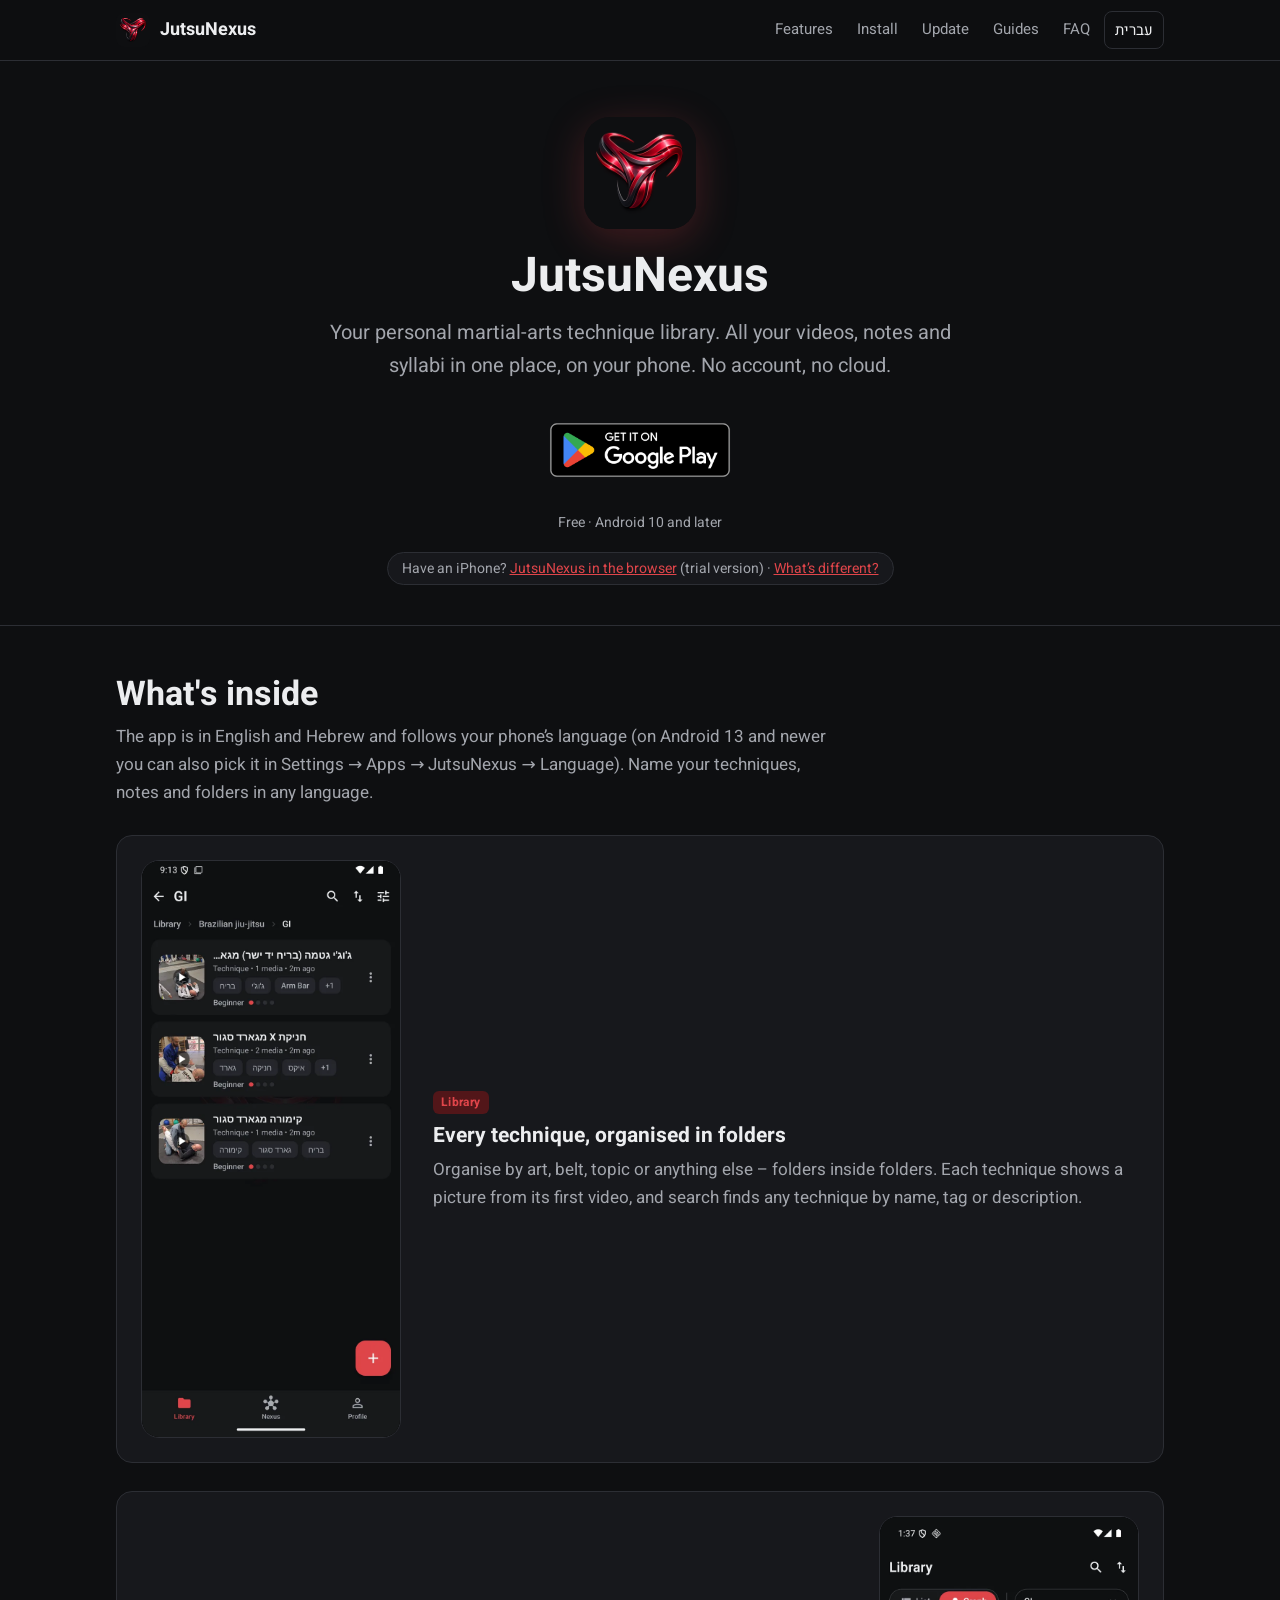
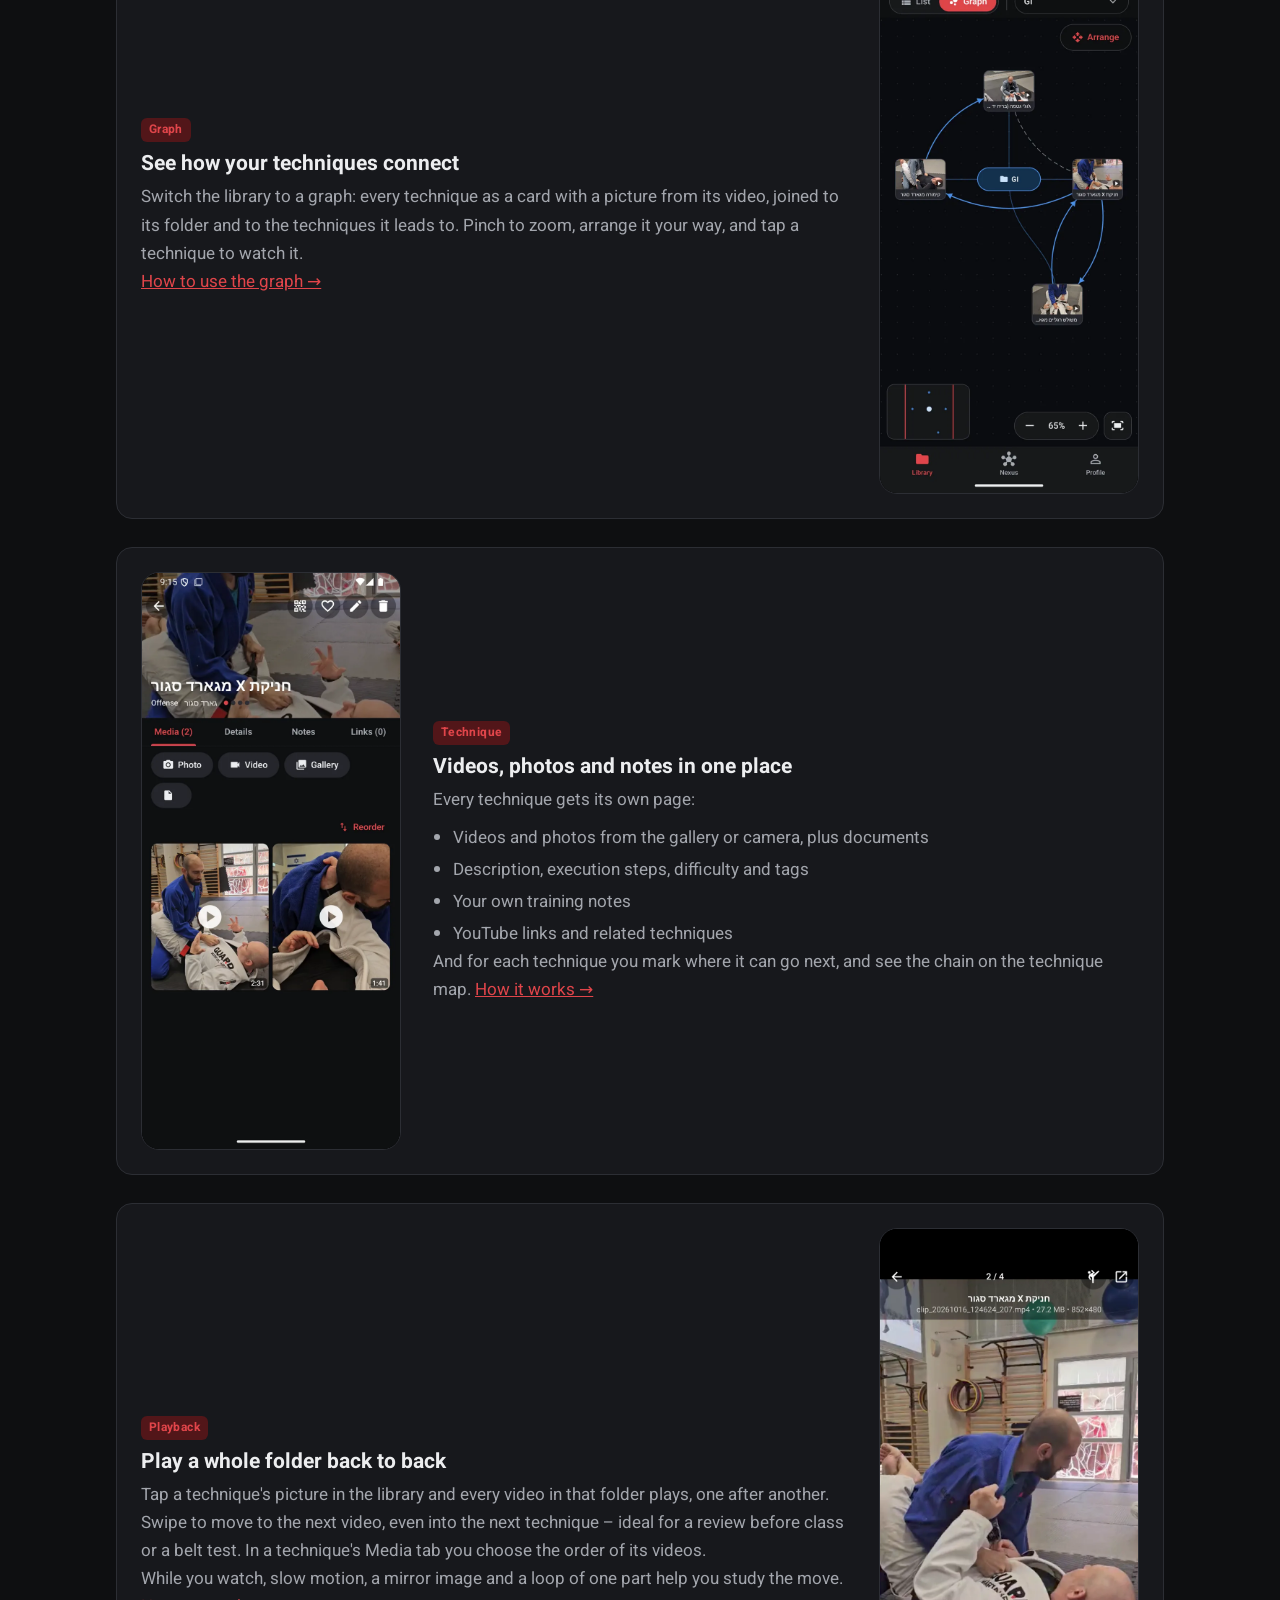
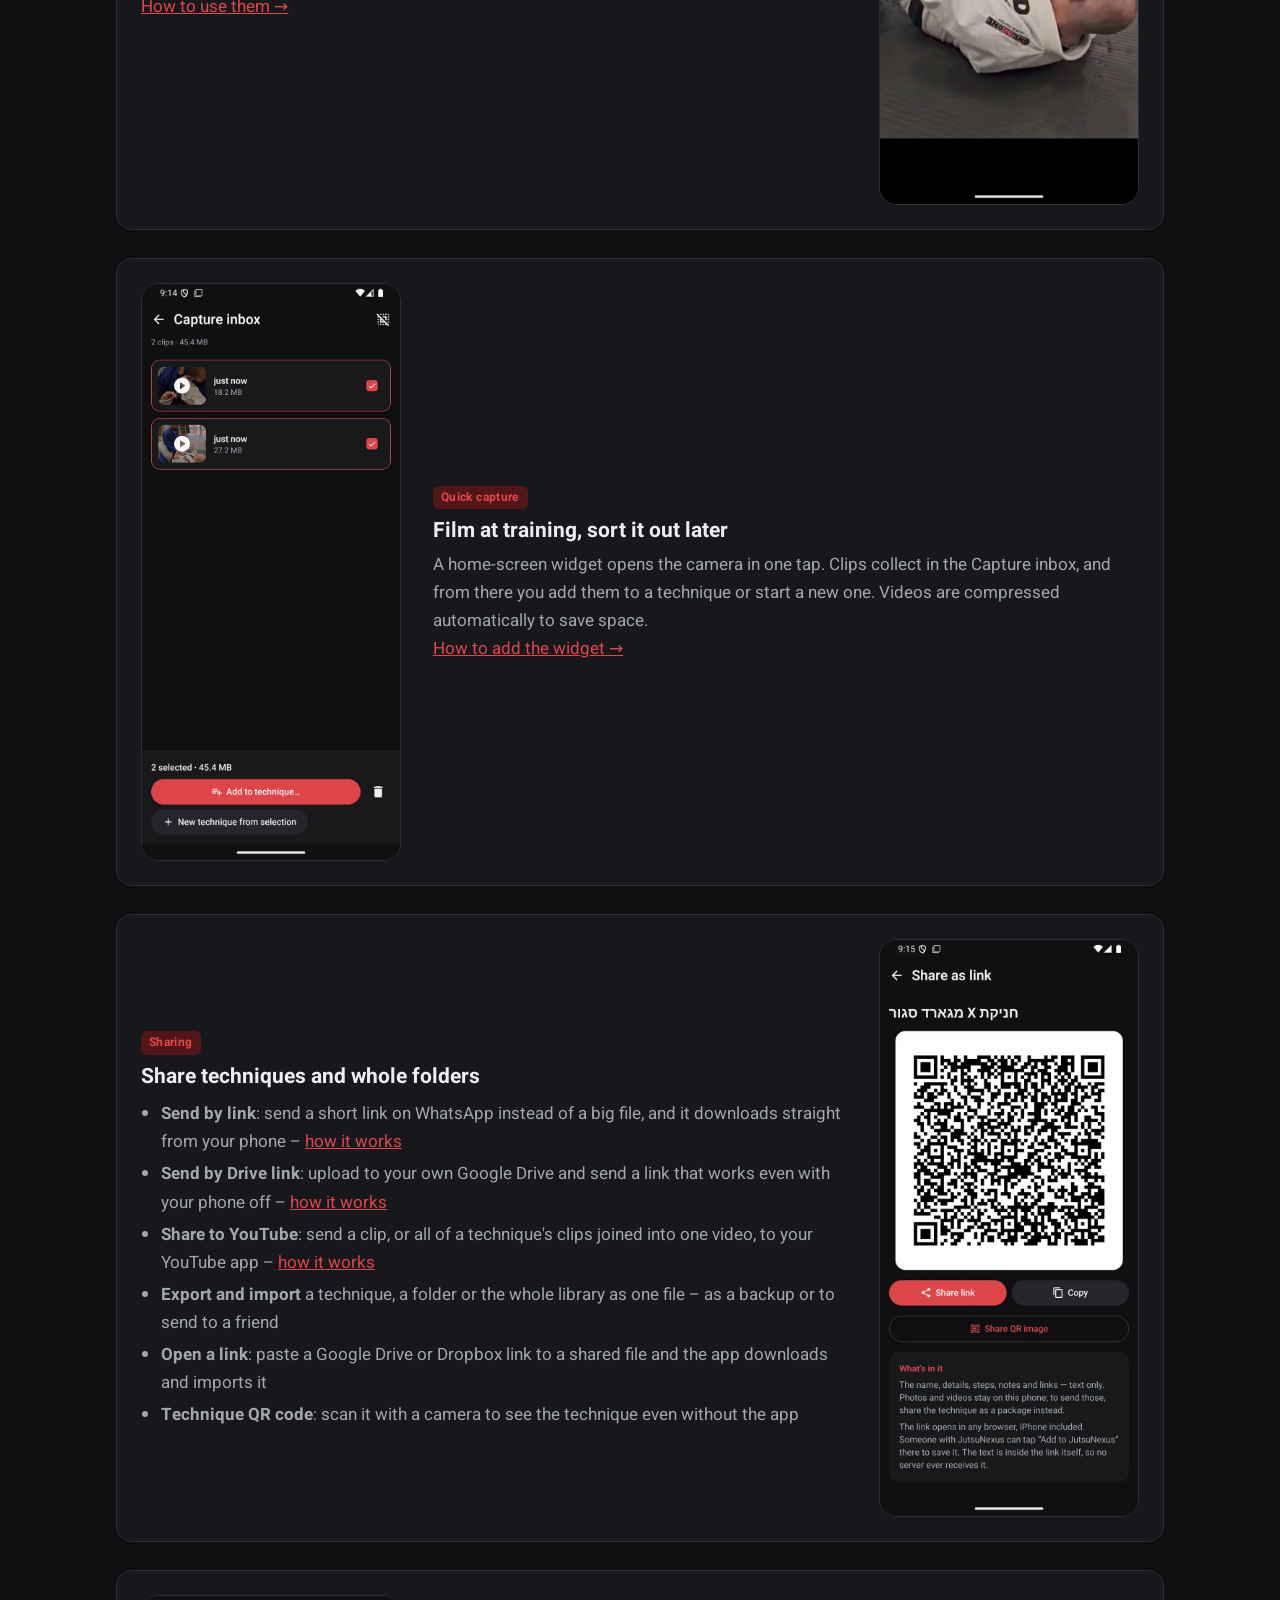
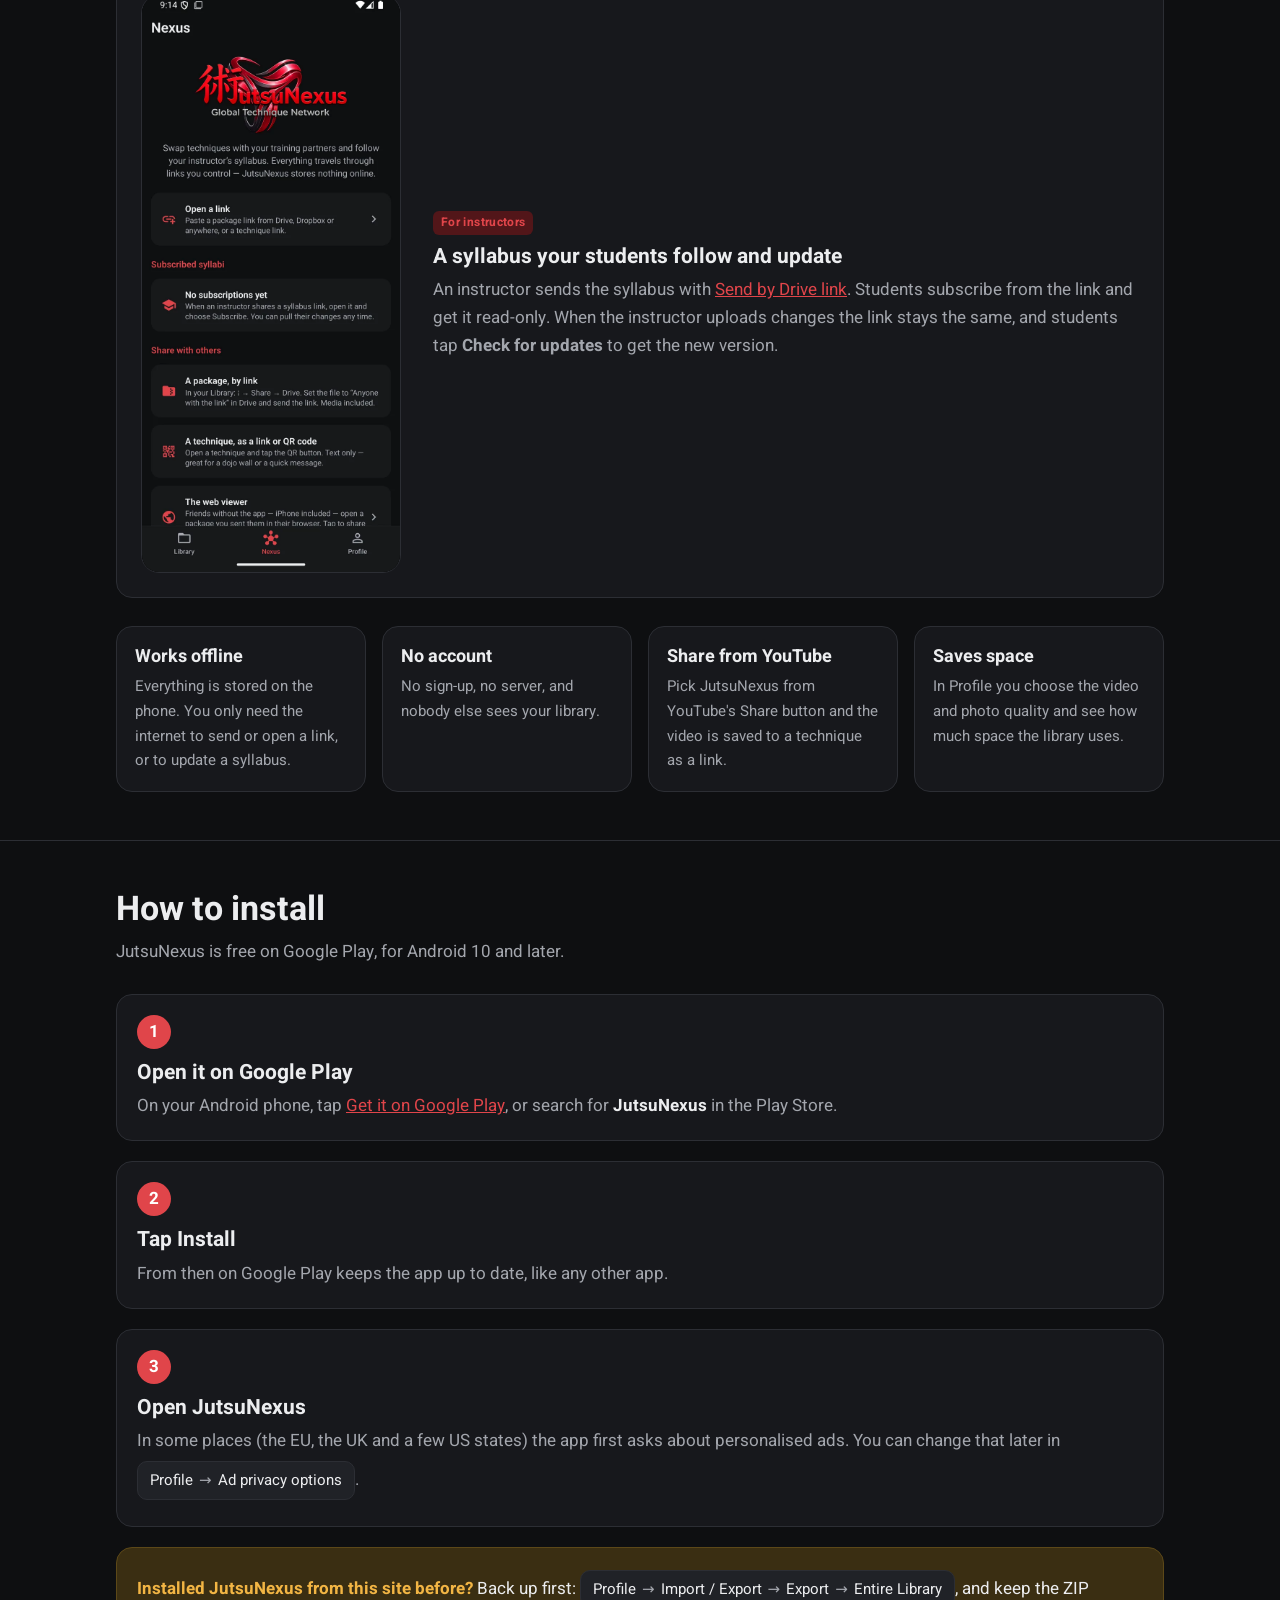
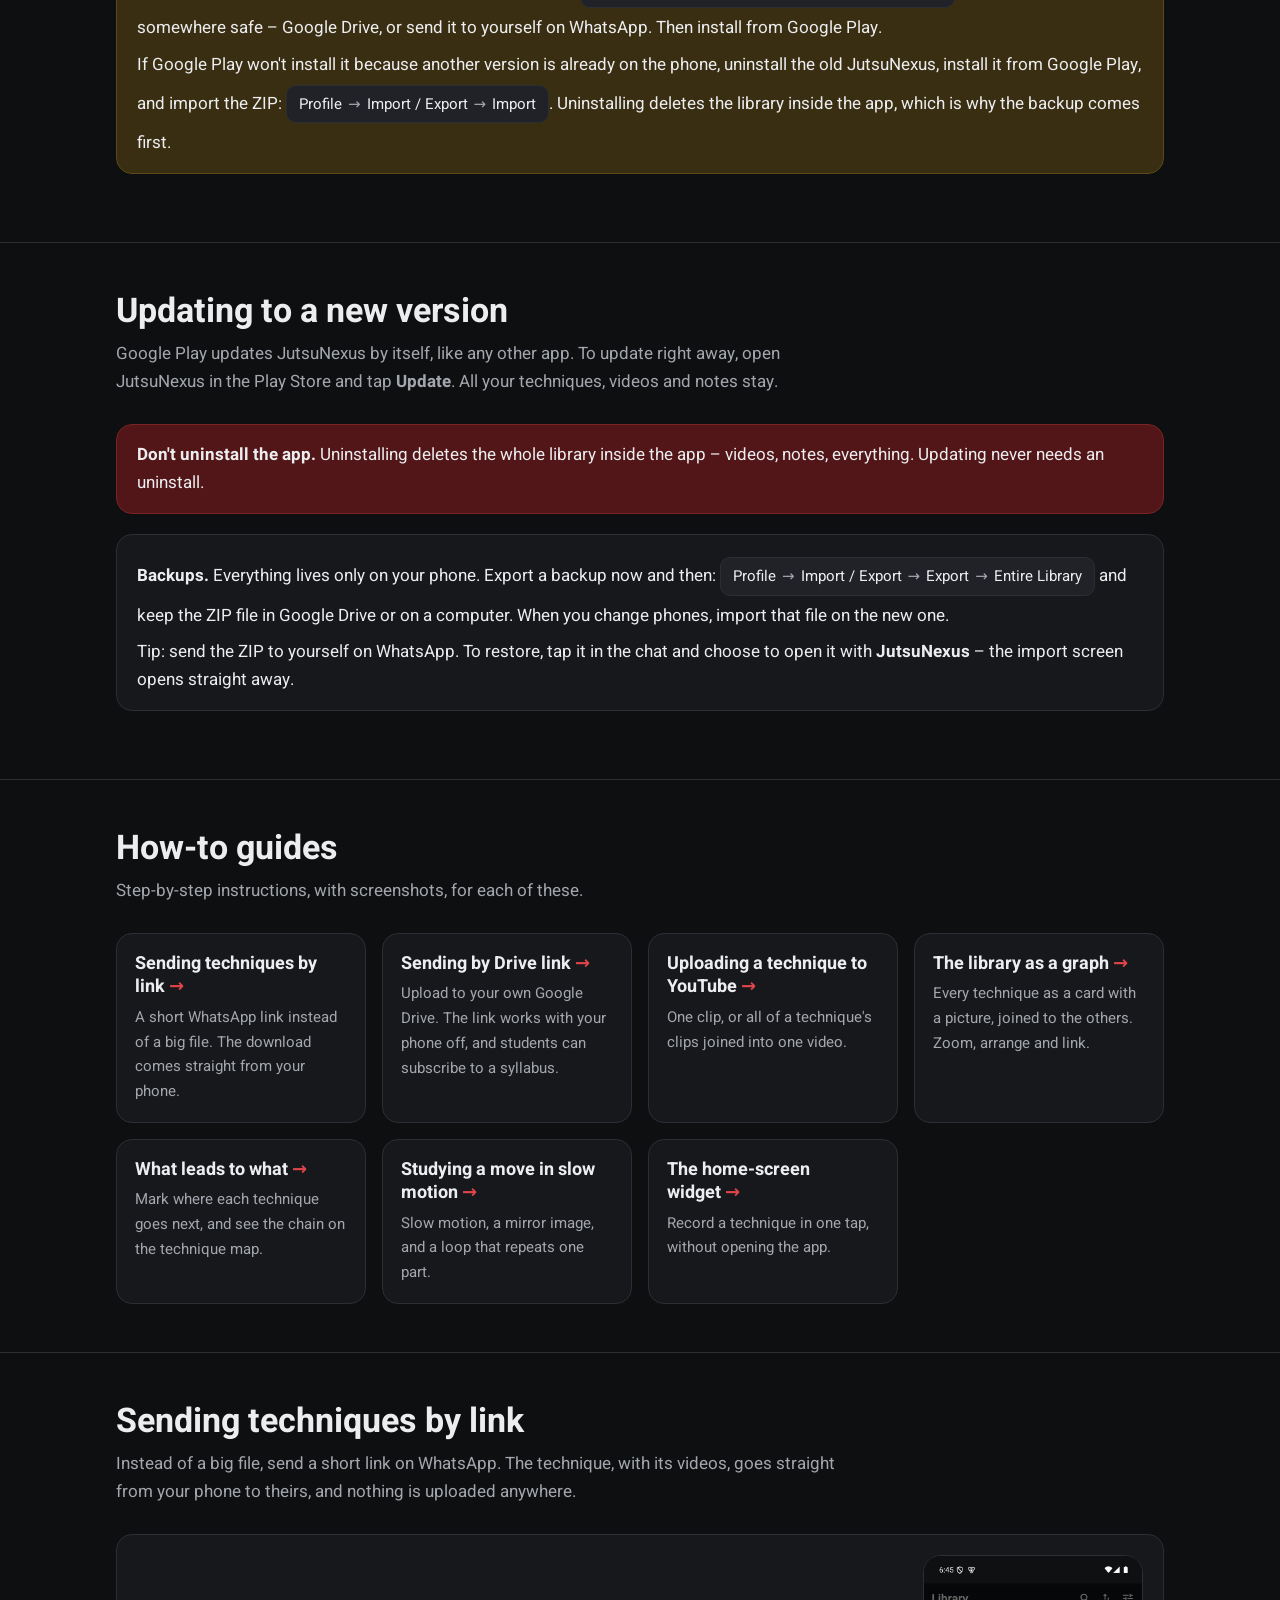
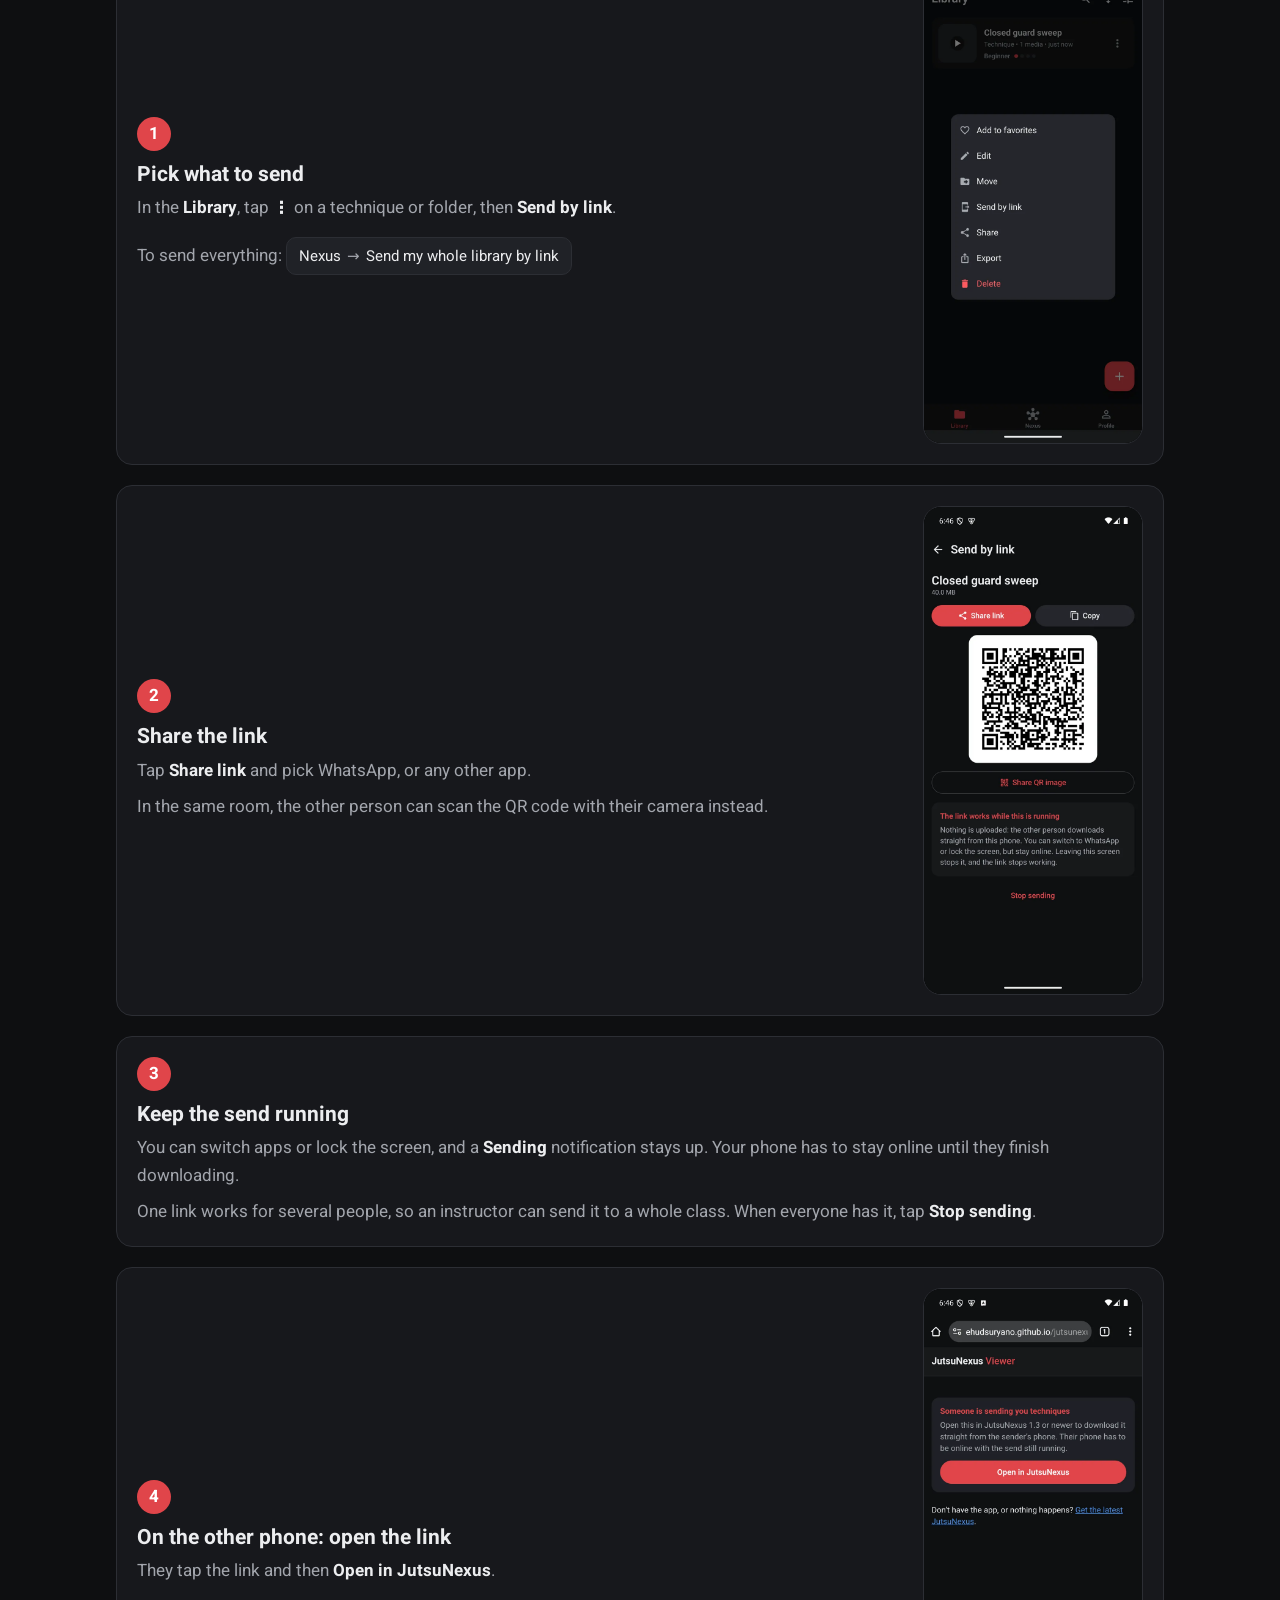
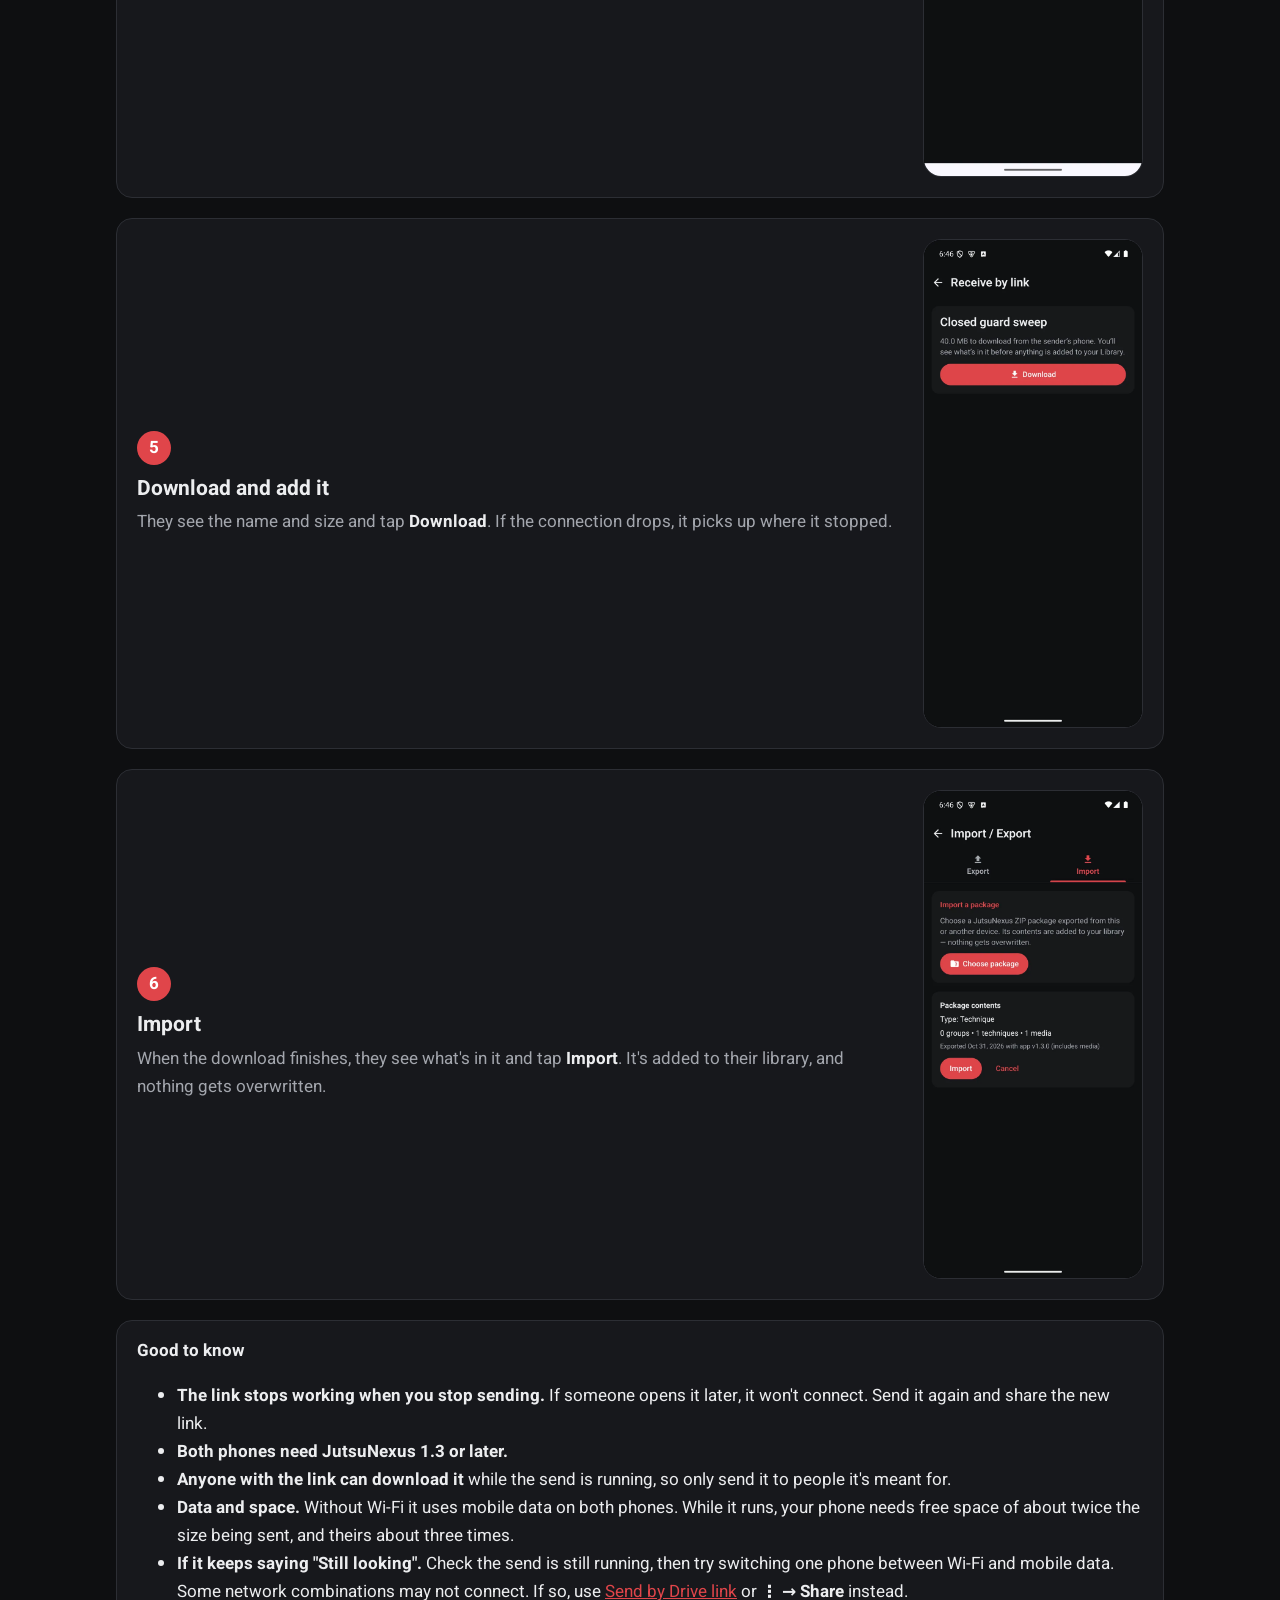
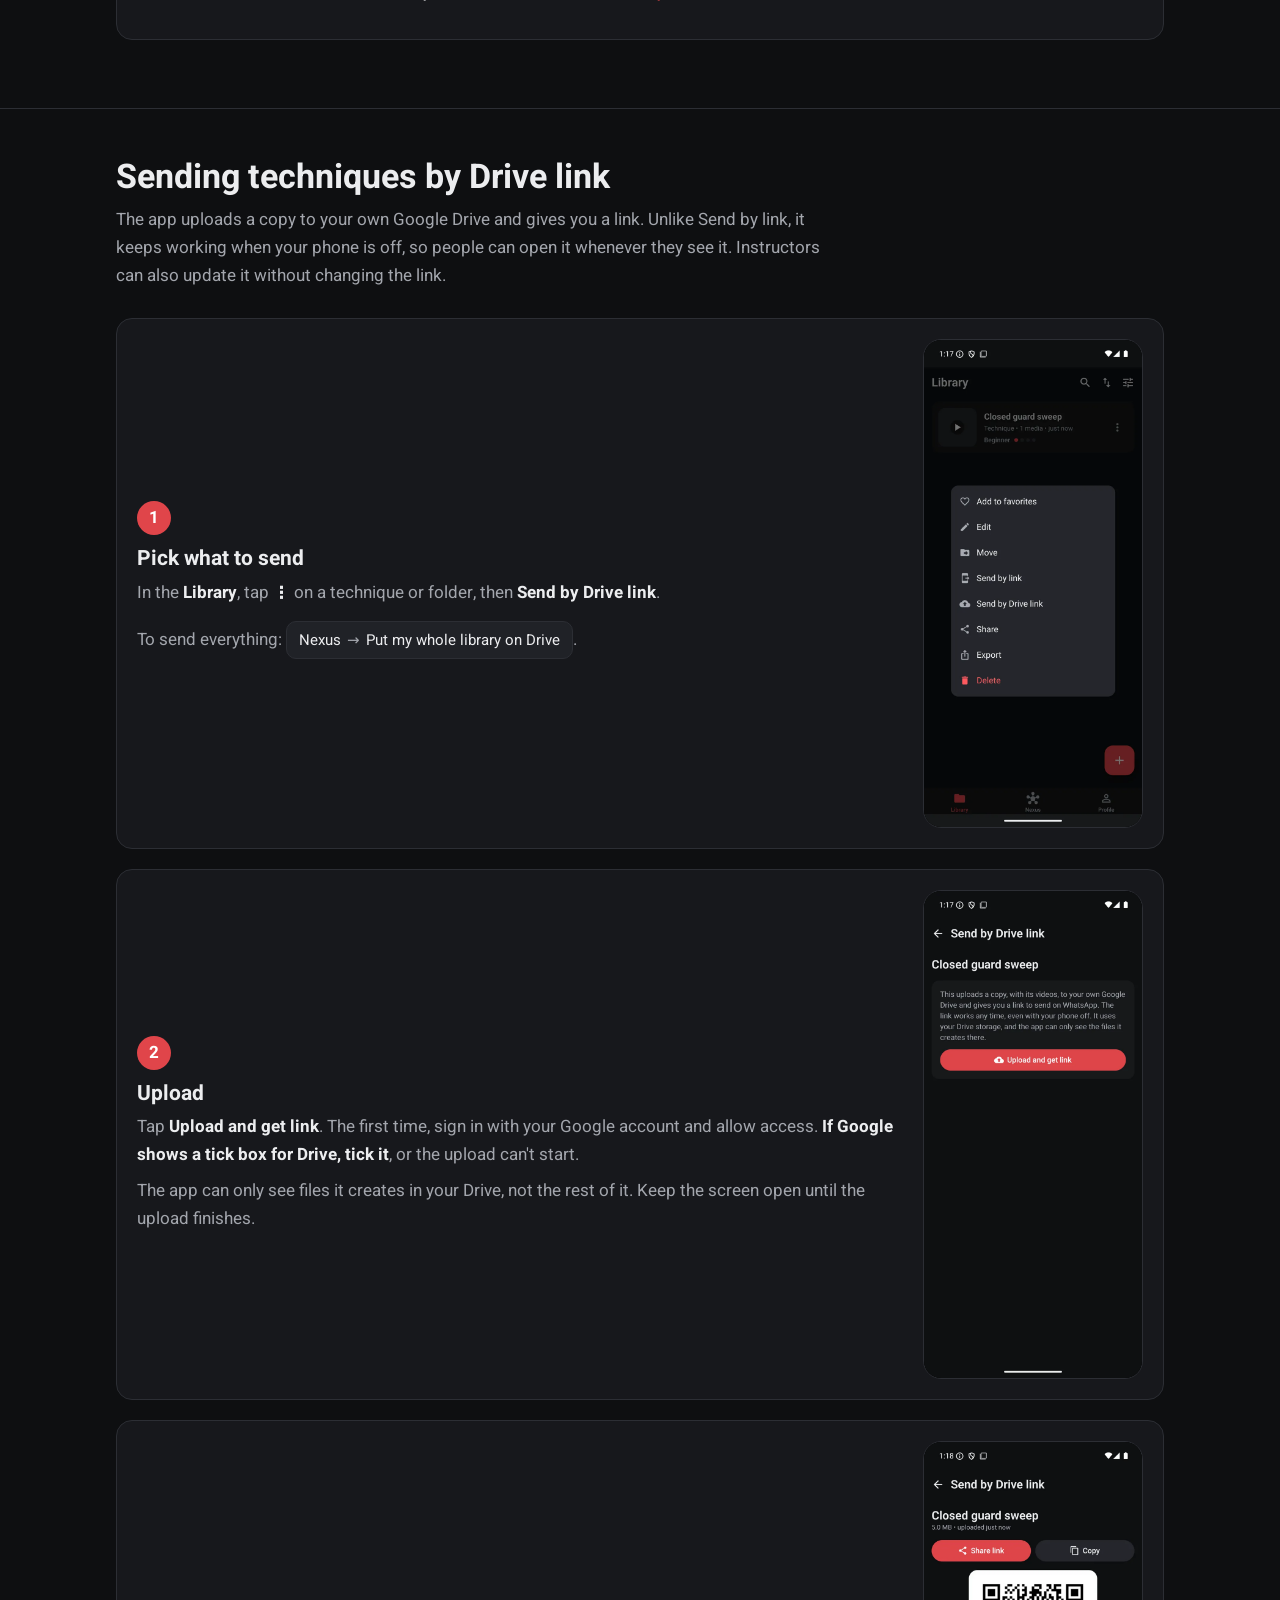
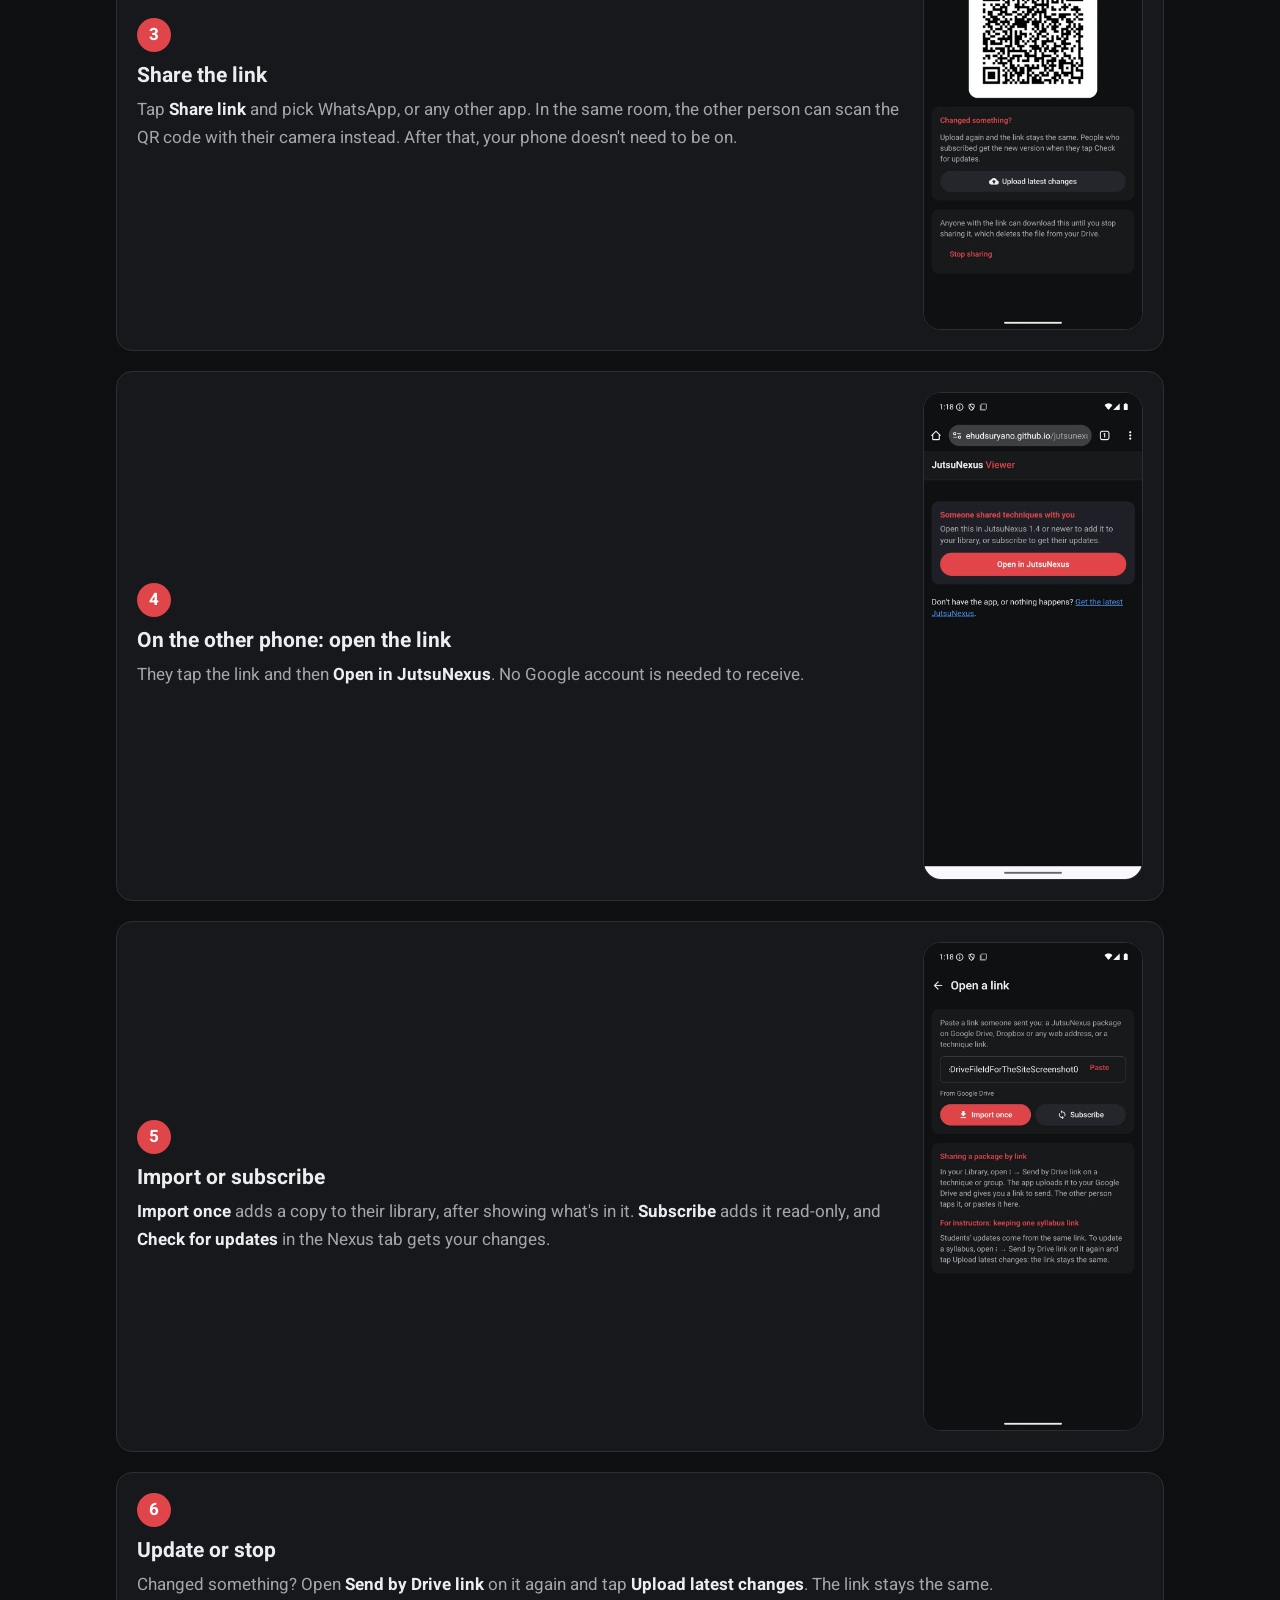
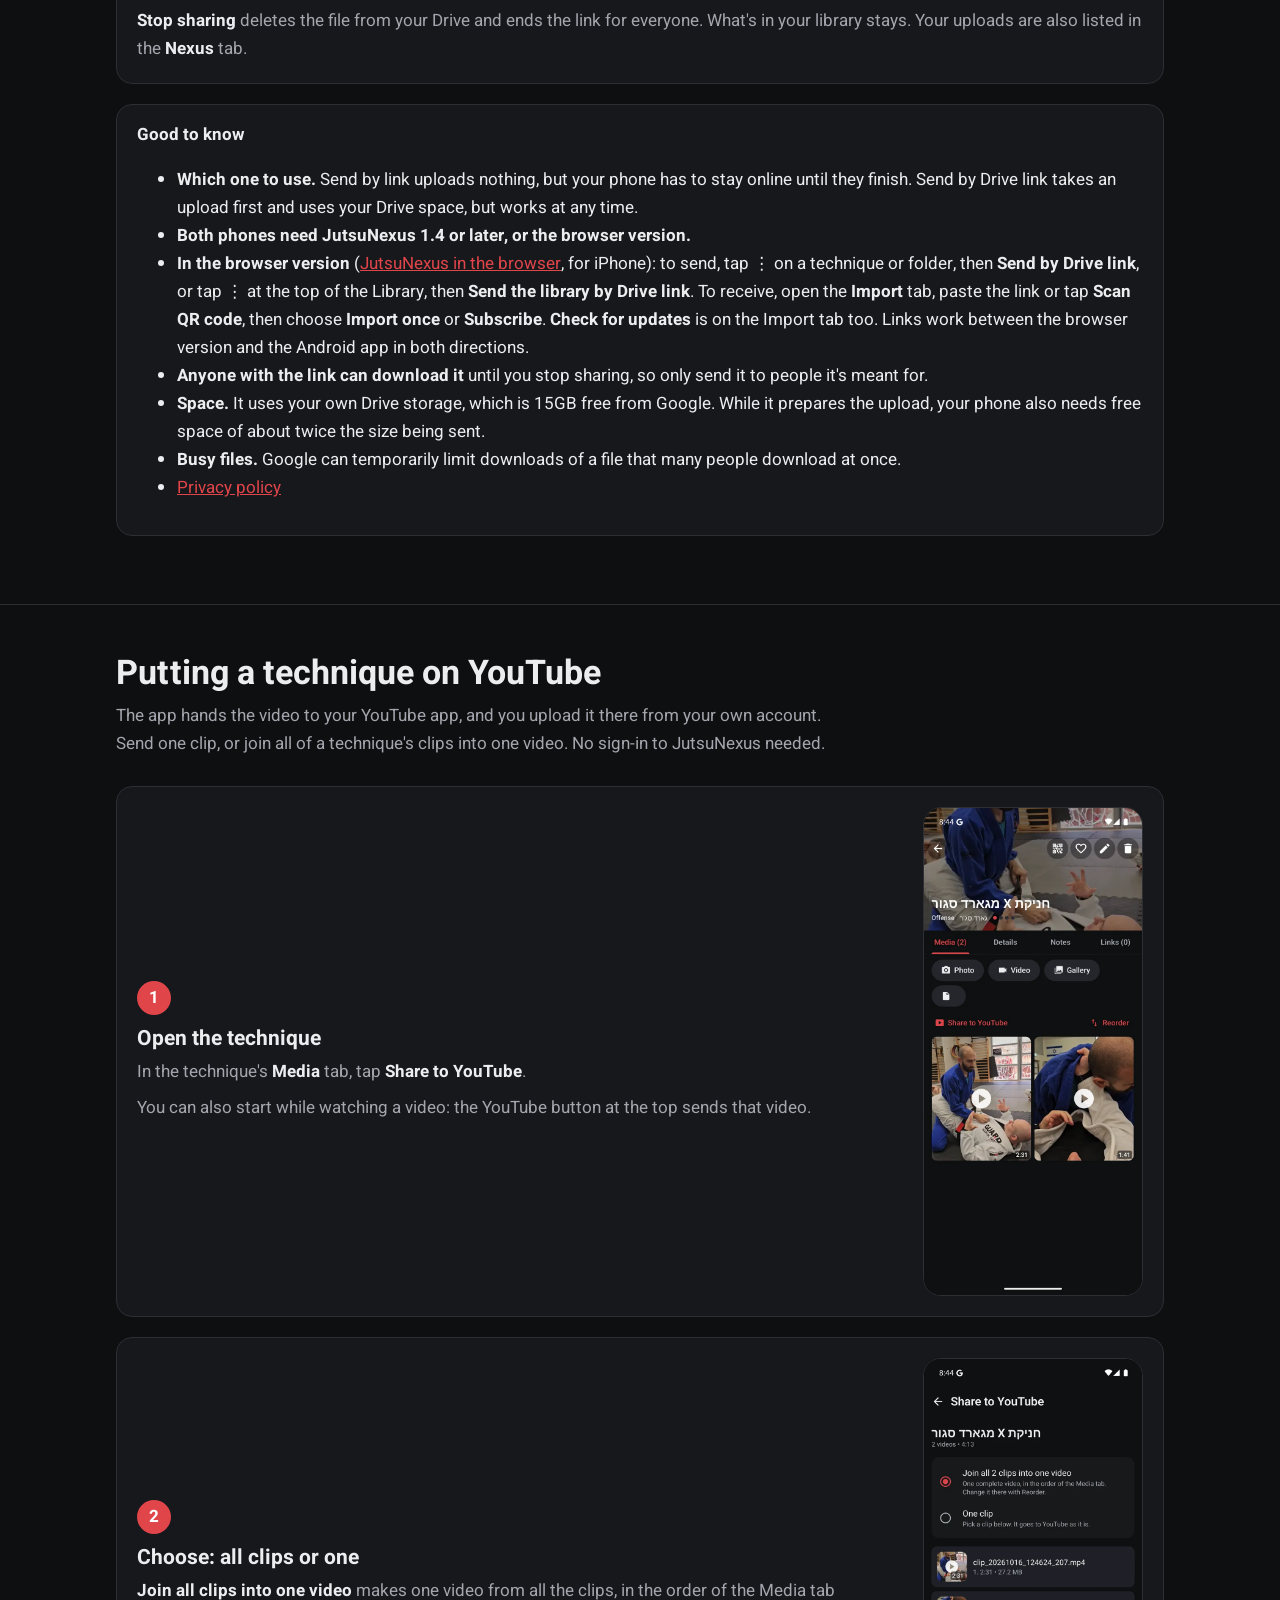
<file: en/index.html>
<!doctype html>
<html lang="en" dir="ltr">
<head>
<meta charset="utf-8">
<meta name="viewport" content="width=device-width, initial-scale=1">
<title>JutsuNexus – Martial-arts technique library</title>
<meta name="description" content="JutsuNexus – your personal martial-arts technique library. Videos, notes and syllabi on your phone, with no account and no cloud. Free on Google Play.">
<meta property="og:title" content="JutsuNexus – your technique library">
<meta property="og:description" content="Martial-arts videos, notes and syllabi on your phone, no account needed. Free on Google Play.">
<meta property="og:image" content="https://ehudsuryano.github.io/jutsunexus-app/img/icon-256.png">
<meta property="og:locale" content="en_US">
<link rel="icon" href="../img/favicon.png">
<link rel="apple-touch-icon" href="../img/apple-touch-icon.png">
<link rel="alternate" hreflang="he" href="https://ehudsuryano.github.io/jutsunexus-app/">
<link rel="preconnect" href="https://fonts.googleapis.com">
<link rel="preconnect" href="https://fonts.gstatic.com" crossorigin>
<link href="https://fonts.googleapis.com/css2?family=Heebo:wght@400;500;700;800&display=swap" rel="stylesheet">
<link rel="stylesheet" href="../style.css">
</head>
<body>

<header class="topbar">
  <div class="wrap">
    <a class="brand" href="#top"><img src="../img/icon-256.png" alt=""><span>JutsuNexus</span></a>
    <nav class="nav">
      <a href="#features">Features</a>
      <a href="#install">Install</a>
      <a href="#update">Update</a>
      <a href="#guides">Guides</a>
      <a href="#faq">FAQ</a>
      <a class="lang" href="../" hreflang="he" lang="he">עברית</a>
    </nav>
  </div>
</header>

<main id="top">

<div class="wrap hero">
  <img class="icon" src="../img/icon-256.png" alt="JutsuNexus icon">
  <h1>JutsuNexus</h1>
  <p class="lead">Your personal martial-arts technique library. All your videos, notes and syllabi in one place, on your phone. No account, no cloud.</p>
  <a class="play-badge" href="https://play.google.com/store/apps/details?id=com.jutsunexus.app&amp;hl=en"><img src="../img/play/get-it-on-google-play-en.png" alt="Get it on Google Play" width="646" height="250"></a>
  <div class="meta"><span>Free</span><span>Android 10 and later</span></div>
  <div class="android-only">Have an iPhone? <a href="https://ehudsuryano.github.io/jutsunexus-webapp/">JutsuNexus in the browser</a> (trial version) · <a href="#iphone">What’s different?</a></div>
</div>

<!-- ============ FEATURES ============ -->
<section id="features">
  <div class="wrap">
    <h2>What's inside</h2>
    <p class="section-lead">The app is in English and Hebrew and follows your phone’s language (on Android 13 and newer you can also pick it in Settings → Apps → JutsuNexus → Language). Name your techniques, notes and folders in any language.</p>

    <div class="features">
      <article class="feature">
        <div class="shot"><img src="../img/features/library.webp" alt="The library screen" loading="lazy"></div>
        <div>
          <span class="tag">Library</span>
          <h3>Every technique, organised in folders</h3>
          <p>Organise by art, belt, topic or anything else – folders inside folders. Each technique shows a picture from its first video, and search finds any technique by name, tag or description.</p>
        </div>
      </article>

      <article class="feature">
        <div class="shot"><img src="../img/graph/01-graph.webp" alt="The library as a graph" loading="lazy"></div>
        <div>
          <span class="tag">Graph</span>
          <h3>See how your techniques connect</h3>
          <p>Switch the library to a graph: every technique as a card with a picture from its video, joined to its folder and to the techniques it leads to. Pinch to zoom, arrange it your way, and tap a technique to watch it.</p>
          <p><a href="#graph">How to use the graph →</a></p>
        </div>
      </article>

      <article class="feature">
        <div class="shot"><img src="../img/features/technique.webp" alt="A technique page" loading="lazy"></div>
        <div>
          <span class="tag">Technique</span>
          <h3>Videos, photos and notes in one place</h3>
          <p>Every technique gets its own page:</p>
          <ul>
            <li>Videos and photos from the gallery or camera, plus documents</li>
            <li>Description, execution steps, difficulty and tags</li>
            <li>Your own training notes</li>
            <li>YouTube links and related techniques</li>
          </ul>
          <p>And for each technique you mark where it can go next, and see the chain on the technique map. <a href="#map">How it works →</a></p>
        </div>
      </article>

      <article class="feature">
        <div class="shot"><img src="../img/features/playlist.webp" alt="Videos playing back to back" loading="lazy"></div>
        <div>
          <span class="tag">Playback</span>
          <h3>Play a whole folder back to back</h3>
          <p>Tap a technique's picture in the library and every video in that folder plays, one after another. Swipe to move to the next video, even into the next technique – ideal for a review before class or a belt test. In a technique's Media tab you choose the order of its videos.</p>
          <p>While you watch, slow motion, a mirror image and a loop of one part help you study the move. <a href="#study">How to use them →</a></p>
        </div>
      </article>

      <article class="feature">
        <div class="shot"><img src="../img/features/capture.webp" alt="The quick-capture inbox" loading="lazy"></div>
        <div>
          <span class="tag">Quick capture</span>
          <h3>Film at training, sort it out later</h3>
          <p>A home-screen widget opens the camera in one tap. Clips collect in the Capture inbox, and from there you add them to a technique or start a new one. Videos are compressed automatically to save space.</p>
          <p><a href="#widget">How to add the widget →</a></p>
        </div>
      </article>

      <article class="feature">
        <div class="shot"><img src="../img/features/qr.webp" alt="A technique's QR code" loading="lazy"></div>
        <div>
          <span class="tag">Sharing</span>
          <h3>Share techniques and whole folders</h3>
          <ul>
            <li><b>Send by link</b>: send a short link on WhatsApp instead of a big file, and it downloads straight from your phone – <a href="#send">how it works</a></li>
            <li><b>Send by Drive link</b>: upload to your own Google Drive and send a link that works even with your phone off – <a href="#drive">how it works</a></li>
            <li><b>Share to YouTube</b>: send a clip, or all of a technique's clips joined into one video, to your YouTube app – <a href="#youtube">how it works</a></li>
            <li><b>Export and import</b> a technique, a folder or the whole library as one file – as a backup or to send to a friend</li>
            <li><b>Open a link</b>: paste a Google Drive or Dropbox link to a shared file and the app downloads and imports it</li>
            <li><b>Technique QR code</b>: scan it with a camera to see the technique even without the app</li>
          </ul>
        </div>
      </article>

      <article class="feature">
        <div class="shot"><img src="../img/features/nexus.webp" alt="The Nexus screen – links and syllabi" loading="lazy"></div>
        <div>
          <span class="tag">For instructors</span>
          <h3>A syllabus your students follow and update</h3>
          <p>An instructor sends the syllabus with <a href="#drive">Send by Drive link</a>. Students subscribe from the link and get it read-only. When the instructor uploads changes the link stays the same, and students tap <b>Check for updates</b> to get the new version.</p>
        </div>
      </article>
    </div>

    <div class="mini-grid">
      <div class="mini"><h3>Works offline</h3><p>Everything is stored on the phone. You only need the internet to send or open a link, or to update a syllabus.</p></div>
      <div class="mini"><h3>No account</h3><p>No sign-up, no server, and nobody else sees your library.</p></div>
      <div class="mini"><h3>Share from YouTube</h3><p>Pick JutsuNexus from YouTube's Share button and the video is saved to a technique as a link.</p></div>
      <div class="mini"><h3>Saves space</h3><p>In Profile you choose the video and photo quality and see how much space the library uses.</p></div>
    </div>
  </div>
</section>

<!-- ============ INSTALL ============ -->
<section id="install">
  <div class="wrap">
    <h2>How to install</h2>
    <p class="section-lead">JutsuNexus is free on Google Play, for Android 10 and later.</p>
    <ol class="steps">
      <li class="step no-shot">
        <div class="txt">
          <h3>Open it on Google Play</h3>
          <p>On your Android phone, tap <a href="https://play.google.com/store/apps/details?id=com.jutsunexus.app&amp;hl=en">Get it on Google Play</a>, or search for <b>JutsuNexus</b> in the Play Store.</p>
        </div>
      </li>
      <li class="step no-shot">
        <div class="txt">
          <h3>Tap Install</h3>
          <p>From then on Google Play keeps the app up to date, like any other app.</p>
        </div>
      </li>
      <li class="step no-shot">
        <div class="txt">
          <h3>Open JutsuNexus</h3>
          <p>In some places (the EU, the UK and a few US states) the app first asks about personalised ads. You can change that later in <span class="path">Profile <i>→</i> Ad privacy options</span>.</p>
        </div>
      </li>
    </ol>
    <div class="callout warn" id="from-site">
      <p><strong>Installed JutsuNexus from this site before?</strong> Back up first: <span class="path">Profile <i>→</i> Import / Export <i>→</i> Export <i>→</i> Entire Library</span>, and keep the ZIP somewhere safe – Google Drive, or send it to yourself on WhatsApp. Then install from Google Play.</p>
      <p>If Google Play won't install it because another version is already on the phone, uninstall the old JutsuNexus, install it from Google Play, and import the ZIP: <span class="path">Profile <i>→</i> Import / Export <i>→</i> Import</span>. Uninstalling deletes the library inside the app, which is why the backup comes first.</p>
    </div>
  </div>
</section>

<!-- ============ UPDATE ============ -->
<section id="update">
  <div class="wrap">
    <h2>Updating to a new version</h2>
    <p class="section-lead">Google Play updates JutsuNexus by itself, like any other app. To update right away, open JutsuNexus in the Play Store and tap <b>Update</b>. All your techniques, videos and notes stay.</p>
    <div class="callout danger">
      <p><strong>Don't uninstall the app.</strong> Uninstalling deletes the whole library inside the app – videos, notes, everything. Updating never needs an uninstall.</p>
    </div>
    <div class="callout">
      <p><strong>Backups.</strong> Everything lives only on your phone. Export a backup now and then: <span class="path">Profile <i>→</i> Import / Export <i>→</i> Export <i>→</i> Entire Library</span> and keep the ZIP file in Google Drive or on a computer. When you change phones, import that file on the new one.</p>
      <p>Tip: send the ZIP to yourself on WhatsApp. To restore, tap it in the chat and choose to open it with <b>JutsuNexus</b> – the import screen opens straight away.</p>
    </div>
  </div>
</section>

<!-- ============ GUIDES ============ -->
<section id="guides">
  <div class="wrap">
    <h2>How-to guides</h2>
    <p class="section-lead">Step-by-step instructions, with screenshots, for each of these.</p>
    <div class="mini-grid">
      <a class="mini guide" href="#send"><h3>Sending techniques by link&nbsp;<span aria-hidden="true">→</span></h3><p>A short WhatsApp link instead of a big file. The download comes straight from your phone.</p></a>
      <a class="mini guide" href="#drive"><h3>Sending by Drive link&nbsp;<span aria-hidden="true">→</span></h3><p>Upload to your own Google Drive. The link works with your phone off, and students can subscribe to a syllabus.</p></a>
      <a class="mini guide" href="#youtube"><h3>Uploading a technique to YouTube&nbsp;<span aria-hidden="true">→</span></h3><p>One clip, or all of a technique's clips joined into one video.</p></a>
      <a class="mini guide" href="#graph"><h3>The library as a graph&nbsp;<span aria-hidden="true">→</span></h3><p>Every technique as a card with a picture, joined to the others. Zoom, arrange and link.</p></a>
      <a class="mini guide" href="#map"><h3>What leads to what&nbsp;<span aria-hidden="true">→</span></h3><p>Mark where each technique goes next, and see the chain on the technique map.</p></a>
      <a class="mini guide" href="#study"><h3>Studying a move in slow motion&nbsp;<span aria-hidden="true">→</span></h3><p>Slow motion, a mirror image, and a loop that repeats one part.</p></a>
      <a class="mini guide" href="#widget"><h3>The home-screen widget&nbsp;<span aria-hidden="true">→</span></h3><p>Record a technique in one tap, without opening the app.</p></a>
    </div>
  </div>
</section>

<!-- ============ SEND BY LINK ============ -->
<section id="send">
  <div class="wrap">
    <h2>Sending techniques by link</h2>
    <p class="section-lead">Instead of a big file, send a short link on WhatsApp. The technique, with its videos, goes straight from your phone to theirs, and nothing is uploaded anywhere.</p>
    <ol class="steps">
      <li class="step">
        <div class="txt">
          <h3>Pick what to send</h3>
          <p>In the <b>Library</b>, tap <b>⋮</b> on a technique or folder, then <b>Send by link</b>.</p>
          <p>To send everything: <span class="path">Nexus <i>→</i> Send my whole library by link</span></p>
        </div>
        <div><div class="shot"><img src="../img/send/01-menu.webp" alt="The menu with Send by link" loading="lazy"></div></div>
      </li>
      <li class="step">
        <div class="txt">
          <h3>Share the link</h3>
          <p>Tap <b>Share link</b> and pick WhatsApp, or any other app.</p>
          <p>In the same room, the other person can scan the QR code with their camera instead.</p>
        </div>
        <div><div class="shot"><img src="../img/send/02-send.webp" alt="The Send by link screen with its link and QR code" loading="lazy"></div></div>
      </li>
      <li class="step no-shot">
        <div class="txt">
          <h3>Keep the send running</h3>
          <p>You can switch apps or lock the screen, and a <b>Sending</b> notification stays up. Your phone has to stay online until they finish downloading.</p>
          <p>One link works for several people, so an instructor can send it to a whole class. When everyone has it, tap <b>Stop sending</b>.</p>
        </div>
      </li>
      <li class="step">
        <div class="txt">
          <h3>On the other phone: open the link</h3>
          <p>They tap the link and then <b>Open in JutsuNexus</b>.</p>
        </div>
        <div><div class="shot"><img src="../img/send/03-page.webp" alt="The page that opens from the link" loading="lazy"></div></div>
      </li>
      <li class="step">
        <div class="txt">
          <h3>Download and add it</h3>
          <p>They see the name and size and tap <b>Download</b>. If the connection drops, it picks up where it stopped.</p>
        </div>
        <div><div class="shot"><img src="../img/send/04-offer.webp" alt="The download offer with the name and size" loading="lazy"></div></div>
      </li>
      <li class="step">
        <div class="txt">
          <h3>Import</h3>
          <p>When the download finishes, they see what's in it and tap <b>Import</b>. It's added to their library, and nothing gets overwritten.</p>
        </div>
        <div><div class="shot"><img src="../img/send/05-import.webp" alt="The import preview" loading="lazy"></div></div>
      </li>
    </ol>
    <div class="callout">
      <p><strong>Good to know</strong></p>
      <ul>
        <li><b>The link stops working when you stop sending.</b> If someone opens it later, it won't connect. Send it again and share the new link.</li>
        <li><b>Both phones need JutsuNexus 1.3 or later.</b></li>
        <li><b>Anyone with the link can download it</b> while the send is running, so only send it to people it's meant for.</li>
        <li><b>Data and space.</b> Without Wi-Fi it uses mobile data on both phones. While it runs, your phone needs free space of about twice the size being sent, and theirs about three times.</li>
        <li><b>If it keeps saying "Still looking".</b> Check the send is still running, then try switching one phone between Wi-Fi and mobile data. Some network combinations may not connect. If so, use <a href="#drive">Send by Drive link</a> or <b>⋮ → Share</b> instead.</li>
      </ul>
    </div>
  </div>
</section>

<!-- ============ SEND BY DRIVE LINK ============ -->
<section id="drive">
  <div class="wrap">
    <h2>Sending techniques by Drive link</h2>
    <p class="section-lead">The app uploads a copy to your own Google Drive and gives you a link. Unlike Send by link, it keeps working when your phone is off, so people can open it whenever they see it. Instructors can also update it without changing the link.</p>
    <ol class="steps">
      <li class="step">
        <div class="txt">
          <h3>Pick what to send</h3>
          <p>In the <b>Library</b>, tap <b>⋮</b> on a technique or folder, then <b>Send by Drive link</b>.</p>
          <p>To send everything: <span class="path">Nexus <i>→</i> Put my whole library on Drive</span>.</p>
        </div>
        <div><div class="shot"><img src="../img/drive/01-menu.webp" alt="The menu with Send by Drive link" loading="lazy"></div></div>
      </li>
      <li class="step">
        <div class="txt">
          <h3>Upload</h3>
          <p>Tap <b>Upload and get link</b>. The first time, sign in with your Google account and allow access. <b>If Google shows a tick box for Drive, tick it</b>, or the upload can't start.</p>
          <p>The app can only see files it creates in your Drive, not the rest of it. Keep the screen open until the upload finishes.</p>
        </div>
        <div><div class="shot"><img src="../img/drive/02-upload.webp" alt="The Send by Drive link screen before uploading" loading="lazy"></div></div>
      </li>
      <li class="step">
        <div class="txt">
          <h3>Share the link</h3>
          <p>Tap <b>Share link</b> and pick WhatsApp, or any other app. In the same room, the other person can scan the QR code with their camera instead. After that, your phone doesn't need to be on.</p>
        </div>
        <div><div class="shot"><img src="../img/drive/03-link.webp" alt="The link, QR code and update buttons" loading="lazy"></div></div>
      </li>
      <li class="step">
        <div class="txt">
          <h3>On the other phone: open the link</h3>
          <p>They tap the link and then <b>Open in JutsuNexus</b>. No Google account is needed to receive.</p>
        </div>
        <div><div class="shot"><img src="../img/drive/04-page.webp" alt="The page that opens from the link" loading="lazy"></div></div>
      </li>
      <li class="step">
        <div class="txt">
          <h3>Import or subscribe</h3>
          <p><b>Import once</b> adds a copy to their library, after showing what's in it. <b>Subscribe</b> adds it read-only, and <b>Check for updates</b> in the Nexus tab gets your changes.</p>
        </div>
        <div><div class="shot"><img src="../img/drive/05-open.webp" alt="Import once and Subscribe" loading="lazy"></div></div>
      </li>
      <li class="step no-shot">
        <div class="txt">
          <h3>Update or stop</h3>
          <p>Changed something? Open <b>Send by Drive link</b> on it again and tap <b>Upload latest changes</b>. The link stays the same.</p>
          <p><b>Stop sharing</b> deletes the file from your Drive and ends the link for everyone. What's in your library stays. Your uploads are also listed in the <b>Nexus</b> tab.</p>
        </div>
      </li>
    </ol>
    <div class="callout">
      <p><strong>Good to know</strong></p>
      <ul>
        <li><b>Which one to use.</b> Send by link uploads nothing, but your phone has to stay online until they finish. Send by Drive link takes an upload first and uses your Drive space, but works at any time.</li>
        <li><b>Both phones need JutsuNexus 1.4 or later, or the browser version.</b></li>
        <li><b>In the browser version</b> (<a href="https://ehudsuryano.github.io/jutsunexus-webapp/">JutsuNexus in the browser</a>, for iPhone): to send, tap ⋮ on a technique or folder, then <b>Send by Drive link</b>, or tap ⋮ at the top of the Library, then <b>Send the library by Drive link</b>. To receive, open the <b>Import</b> tab, paste the link or tap <b>Scan QR code</b>, then choose <b>Import once</b> or <b>Subscribe</b>. <b>Check for updates</b> is on the Import tab too. Links work between the browser version and the Android app in both directions.</li>
        <li><b>Anyone with the link can download it</b> until you stop sharing, so only send it to people it's meant for.</li>
        <li><b>Space.</b> It uses your own Drive storage, which is 15GB free from Google. While it prepares the upload, your phone also needs free space of about twice the size being sent.</li>
        <li><b>Busy files.</b> Google can temporarily limit downloads of a file that many people download at once.</li>
        <li><a href="../privacy.html">Privacy policy</a></li>
      </ul>
    </div>
  </div>
</section>

<!-- ============ SHARE TO YOUTUBE ============ -->
<section id="youtube">
  <div class="wrap">
    <h2>Putting a technique on YouTube</h2>
    <p class="section-lead">The app hands the video to your YouTube app, and you upload it there from your own account. Send one clip, or join all of a technique's clips into one video. No sign-in to JutsuNexus needed.</p>
    <ol class="steps">
      <li class="step">
        <div class="txt">
          <h3>Open the technique</h3>
          <p>In the technique's <b>Media</b> tab, tap <b>Share to YouTube</b>.</p>
          <p>You can also start while watching a video: the YouTube button at the top sends that video.</p>
        </div>
        <div><div class="shot"><img src="../img/youtube/01-media.webp" alt="The Share to YouTube button in the Media tab" loading="lazy"></div></div>
      </li>
      <li class="step">
        <div class="txt">
          <h3>Choose: all clips or one</h3>
          <p><b>Join all clips into one video</b> makes one video from all the clips, in the order of the Media tab (change it with <b>Reorder</b>). Joining takes a little while, so keep the screen open.</p>
          <p><b>One clip</b> sends the clip you pick from the list, as it is.</p>
          <p>Tap <b>Join and open YouTube</b> or <b>Open YouTube</b>.</p>
        </div>
        <div><div class="shot"><img src="../img/youtube/02-share.webp" alt="The Share to YouTube screen with both choices" loading="lazy"></div></div>
      </li>
      <li class="step">
        <div class="txt">
          <h3>In YouTube: Next</h3>
          <p>YouTube opens with the video. Tap <b>Next</b>.</p>
        </div>
        <div><div class="shot"><img src="../img/youtube/03-preview.webp" alt="The joined video opened in YouTube" loading="lazy"></div></div>
      </li>
      <li class="step">
        <div class="txt">
          <h3>Paste the title and description, and choose who sees it</h3>
          <p>The app has already copied the technique's name and description. Long-press the title box and tap <b>Paste</b>.</p>
          <p>Add the description in <b>Show more → Add description</b>: open your keyboard's clipboard and pick it. If it isn't there, turn on the clipboard in your keyboard's settings, or go back to JutsuNexus and tap <b>Copy description</b>.</p>
          <p><b>Check Visibility before uploading</b>: YouTube starts on Public. To share by link, pick <b>Unlisted</b>. Then tap <b>Upload</b>.</p>
        </div>
        <div><div class="shot"><img src="../img/youtube/04-details.webp" alt="YouTube's details screen with the pasted title and Unlisted" loading="lazy"></div></div>
      </li>
      <li class="step no-shot">
        <div class="txt">
          <h3>Keep the link with the technique</h3>
          <p>After uploading, tap <b>Share</b> under the video in YouTube and pick <b>JutsuNexus</b> (under <b>More</b> if it isn't listed). Pick the technique, and the link is saved in its <b>Links</b> tab.</p>
        </div>
      </li>
    </ol>
    <div class="callout">
      <p><strong>Good to know</strong></p>
      <ul>
        <li><b>Public, Unlisted or Private.</b> Public shows up in YouTube search. Unlisted is only for people with the link. A Private video can't be shared at all.</li>
        <li><b>People in the video.</b> Ask your training partners before you upload a video they're in, and especially before making it Public.</li>
        <li><b>The app doesn't upload by itself or see your YouTube account.</b> The upload happens in the YouTube app, so it needs to be installed.</li>
        <li><b>Space.</b> A joined video is made on your phone before YouTube opens, and deleted the next time you join one.</li>
      </ul>
    </div>
  </div>
</section>

<!-- ============ LIBRARY GRAPH ============ -->
<section id="graph">
  <div class="wrap">
    <h2>Seeing your library as a graph</h2>
    <p class="section-lead">The graph shows your techniques as cards with a picture from their first video, around the folder they're in, with arrows to the techniques they lead to. It's another way to look at the same library: nothing moves or changes in your folders.</p>
    <ol class="steps">
      <li class="step">
        <div class="txt">
          <h3>Switch to Graph</h3>
          <p>At the top of the Library tab, tap <b>Graph</b>. To go back, tap <b>List</b>.</p>
          <p>In the box next to it, choose <b>All techniques</b> or one group, like a single art or belt.</p>
          <p>The faint blue lines join each technique to its folder. A blue arrow means <i>leads to</i> (a guard to a sweep, a sweep to a submission), and a dashed line means the two are related.</p>
        </div>
        <div><div class="shot"><img src="../img/graph/01-graph.webp" alt="A group's techniques in the graph, with arrows between them" loading="lazy"></div></div>
      </li>
      <li class="step no-shot">
        <div class="txt">
          <h3>Move around</h3>
          <p>Drag with one finger to move, and pinch with two fingers to zoom in and out. The zoom buttons zoom too, and the square button next to them shows everything.</p>
          <p>The small map in the corner shows where you are: tap it to jump there. Zoomed far out, techniques become dots and the groups stay readable.</p>
        </div>
      </li>
      <li class="step">
        <div class="txt">
          <h3>Tap a technique</h3>
          <p>Its connections turn red and its card opens at the bottom. <b>Watch</b> plays its videos, and <b>Details</b> opens the technique.</p>
          <p>Tap a group and <b>Explore group</b> shows only that group.</p>
        </div>
        <div><div class="shot"><img src="../img/graph/02-preview.webp" alt="A selected technique with Watch and Details below" loading="lazy"></div></div>
      </li>
      <li class="step">
        <div class="txt">
          <h3>Arrange it your way</h3>
          <p>Tap <b>Arrange</b>. Drag a card to put it where you want it; the graph then keeps your layout (<b>Freeform</b>).</p>
          <p><b>Radial</b> lays the graph out in clusters around each group, and <b>Tree</b> as a sideways tree. Tap a card and <b>Pin</b> it to keep it in place when you pick Radial or Tree.</p>
          <p><b>Undo</b> takes back the last change, and <b>Reset</b> goes back to the automatic layout. Tap <b>Done</b> when you finish.</p>
        </div>
        <div><div class="shot"><img src="../img/graph/03-arrange.webp" alt="Arrange mode with Pin and Link above a card and the Layout bar" loading="lazy"></div></div>
      </li>
      <li class="step">
        <div class="txt">
          <h3>Link two techniques</h3>
          <p>In Arrange, tap a technique, tap <b>Link</b>, then tap the second technique. Choose which one leads to the other, or <b>Related</b>, or <b>Remove the link</b>.</p>
          <p>These are the same links as <b>Leads to</b> and <b>Related techniques</b> in the technique editor.</p>
        </div>
        <div><div class="shot"><img src="../img/graph/04-link.webp" alt="The Link techniques choices" loading="lazy"></div></div>
      </li>
      <li class="step no-shot">
        <div class="txt">
          <h3>From a technique</h3>
          <p>On a technique's <b>Details</b> tab, <b>Open in graph</b> shows it in the graph.</p>
        </div>
      </li>
    </ol>
    <div class="callout">
      <p><strong>Good to know</strong></p>
      <ul>
        <li><b>Each group has its own layout.</b> The arrangement for All techniques and for each group is saved separately, on this phone only: it isn't part of exports or shared links.</li>
        <li><b>The links do travel.</b> Leads-to and related links are part of the technique, so they go with exports, Send by link and Drive links.</li>
        <li><b>A subscribed syllabus is read-only.</b> You can arrange it, but not link its techniques.</li>
      </ul>
    </div>
  </div>
</section>

<!-- ============ TECHNIQUE MAP ============ -->
<section id="map">
  <div class="wrap">
    <h2>What leads to what</h2>
    <p class="section-lead">Mark where each technique can go next, like a sweep from a guard and a submission from the sweep. The technique map shows the chain: what comes before, and what you can do after.</p>
    <ol class="steps">
      <li class="step">
        <div class="txt">
          <h3>Mark where it goes next</h3>
          <p>Open a technique, tap the pencil, and scroll down to <b>Leads to</b>. Tap <b>Add next technique</b>, tick one or more techniques, and tap <b>Done</b>.</p>
          <p>You can pick any technique in your library, even one in another folder. Then tap <b>Save Changes</b>.</p>
          <p>Below it is <b>Related techniques</b>, for techniques that go together without a direction.</p>
        </div>
        <div><div class="shot"><img src="../img/map/01-leads-to.webp" alt="The Leads to field in the technique editor, with two techniques" loading="lazy"></div></div>
      </li>
      <li class="step">
        <div class="txt">
          <h3>See it on the technique</h3>
          <p>The technique's <b>Details</b> tab lists <b>Comes from</b> (what leads to it) and <b>Leads to</b> (where it goes). Tap a name to open that technique.</p>
          <p>You don't fill in <b>Comes from</b>: it fills itself from the techniques that lead here.</p>
        </div>
        <div><div class="shot"><img src="../img/map/02-details.webp" alt="The Details tab with Comes from and Leads to" loading="lazy"></div></div>
      </li>
      <li class="step">
        <div class="txt">
          <h3>Open the map</h3>
          <p>On the same tab, tap <b>Show on technique map</b>. The technique is the red card. What leads to it is above, where it leads is below, a few steps ahead, and its related techniques are beside it.</p>
          <p>A red arrow means <i>leads to</i>, and an arrow with two heads means the two lead to each other. A grey line means they're related.</p>
          <p>Tap another technique to move the map there, or the red one to open it. The arrow at the top takes you back.</p>
        </div>
        <div><div class="shot"><img src="../img/map/03-map.webp" alt="The technique map: Kimura in the middle, what leads to it above and where it leads below" loading="lazy"></div></div>
      </li>
    </ol>
    <div class="callout">
      <p><strong>Good to know</strong></p>
      <ul>
        <li><b>You can link from the graph too.</b> In the <a href="#graph">graph</a>'s <b>Arrange</b> mode, <b>Link</b> adds the same links, and the whole graph shows every arrow.</li>
        <li><b>Links travel with the techniques</b> in exports, Send by link and Drive links. The other phone needs version 1.6.0 or newer to see them.</li>
        <li><b>A technique with no links</b> shows a short explanation on the map and an <b>Edit technique</b> button.</li>
      </ul>
    </div>
  </div>
</section>

<!-- ============ STUDY PLAYER ============ -->
<section id="study">
  <div class="wrap">
    <h2>Studying a move in slow motion</h2>
    <p class="section-lead">When you watch a video in the app, a row of study tools sits above it: slow motion, a mirror image, and a loop that repeats one part of the move.</p>
    <ol class="steps">
      <li class="step no-shot">
        <div class="txt">
          <h3>Open a video</h3>
          <p>Tap a technique's picture in the Library, <b>Watch</b> in the graph, or a video in the technique's <b>Media</b> tab. The study tools are under the video's name.</p>
        </div>
      </li>
      <li class="step">
        <div class="txt">
          <h3>Slow it down and repeat one part</h3>
          <p><b>0.5×</b> plays at half speed and <b>0.25×</b> at a quarter. <b>1×</b> is normal speed again.</p>
          <p>Tap <b>Loop</b> where the part starts, and again where it ends. The button then shows the times, like 0:17–0:19, and that part plays over and over. Tap it once more to stop the loop.</p>
        </div>
        <div><div class="shot"><img src="../img/study/01-speed-loop.webp" alt="A video at 0.5× with a loop from 0:17 to 0:19" loading="lazy"></div></div>
      </li>
      <li class="step">
        <div class="txt">
          <h3>Mirror it for the other side</h3>
          <p>Tap <b>Mirror</b> to flip the video left to right, to learn the move on your other side.</p>
          <p>While it's flipped, play/pause and the time bar are at the bottom of the screen, with the loop marked on the bar in red.</p>
        </div>
        <div><div class="shot"><img src="../img/study/02-mirror.webp" alt="The same video mirrored, with the play button and time bar at the bottom" loading="lazy"></div></div>
      </li>
    </ol>
    <div class="callout">
      <p><strong>Good to know</strong></p>
      <ul>
        <li><b>Speed and mirror stay on</b> as you swipe to the next video. The loop belongs to one video and ends when you swipe.</li>
        <li><b>The video file doesn't change.</b> The tools only change how you watch it.</li>
      </ul>
    </div>
  </div>
</section>

<!-- ============ WIDGET ============ -->
<section id="widget">
  <div class="wrap">
    <h2>Adding the home-screen widget</h2>
    <p class="section-lead">The widget records a technique in one tap, without opening the app – made for the mat. It comes in three sizes: a record button on its own (1×1), a record button with a counter (2×1), and a wide record button with a counter (3×1).</p>
    <ol class="steps">
      <li class="step">
        <div class="txt">
          <h3>Open the widget list</h3>
          <p>Long-press an empty spot on the home screen, then tap <b>Widgets</b>.</p>
        </div>
        <div><div class="shot"><img src="../img/widget/en/01-menu.webp" alt="The home-screen menu with Widgets" loading="lazy"></div></div>
      </li>
      <li class="step">
        <div class="txt">
          <h3>Pick the JutsuNexus widget</h3>
          <p>Search for <b>JutsuNexus</b> (or scroll to it), tap it to see the three sizes, pick one and tap <b>Add</b>. You can also long-press a widget and drag it where you want it.</p>
          <p>On Samsung it's the same: long-press → <b>Widgets</b> → <b>JutsuNexus</b> → pick a size → <b>Add</b>.</p>
        </div>
        <div><div class="shot"><img src="../img/widget/en/02-add.webp" alt="The three widget sizes and the Add button" loading="lazy"></div></div>
      </li>
      <li class="step">
        <div class="txt">
          <h3>The widget on your home screen</h3>
          <p><b>Record</b> opens the camera. The number next to it (<b>clips</b>) shows how many recordings are waiting in the Capture inbox – tap it to open the inbox.</p>
        </div>
        <div><div class="shot"><img src="../img/widget/en/03-home.webp" alt="The widget on the home screen" loading="lazy"></div></div>
      </li>
      <li class="step">
        <div class="txt">
          <h3>The first time: camera permission</h3>
          <p>The first time you tap Record, the phone asks whether JutsuNexus may take pictures and record video. Choose <b>While using the app</b>.</p>
        </div>
        <div><div class="shot"><img src="../img/widget/en/04-permission.webp" alt="The camera permission prompt" loading="lazy"></div></div>
      </li>
      <li class="step no-shot">
        <div class="txt">
          <h3>Record as much as you like</h3>
          <p>After each take the camera opens again for the next one, so a whole session is one tap. When you're done, press <b>Back</b>.</p>
          <p>Your recordings wait in the <b>Capture inbox</b>. Open it from the widget's counter or from the bar at the top of the Library screen, and file each clip into a technique.</p>
        </div>
      </li>
    </ol>
  </div>
</section>

<!-- ============ FAQ ============ -->
<section id="faq">
  <div class="wrap">
    <h2>FAQ</h2>
    <details id="free">
      <summary>Is it free?</summary>
      <p>Yes. JutsuNexus is free with ads: a banner at the bottom, and now and then a full-screen ad when you close a technique. A one-time purchase in <b>Profile → Remove ads</b> removes them all, on every phone with the same Google account. The app needs no account, and your techniques and videos go only where you choose to send them.</p>
    </details>
    <details id="iphone">
      <summary>Is there an iPhone version?</summary>
      <p>Yes, in the browser: <a href="https://ehudsuryano.github.io/jutsunexus-webapp/">JutsuNexus in the browser</a> (trial version). It works on an iPhone and on any other phone, with no app store and no account. In Safari tap <b>Share → Add to Home Screen</b>, then open it from its icon: it opens full screen and works offline.</p>
      <p>It has the library with photos and videos, slow motion, mirror and loop, the graph and the technique map, and it imports and shares packages – the same packages as the Android app, both ways. It sends and opens <a href="#drive">Drive links</a>, can subscribe to a syllabus, and scans QR codes from the Import tab. The one thing it can’t do is <a href="#send">Send by link</a> straight from the phone, which needs the Android app.</p>
      <p>The library is kept only in that phone’s browser, so save a backup now and then: <b>More → Back up library</b>.</p>
    </details>
    <details>
      <summary>Google Play says it can't install JutsuNexus</summary>
      <p>This happens when a JutsuNexus you installed from this site earlier is still on the phone. Back up your library, uninstall the old app and install from Google Play – <a href="#from-site">see the steps</a>.</p>
      <p>The other common cause is free space: the app needs about 125MB, plus room for your videos.</p>
    </details>
    <details>
      <summary>How do I know there's a new version?</summary>
      <p>Google Play updates the app by itself. The version you have is shown in the app's <b>Profile</b> tab.</p>
    </details>
    <details>
      <summary>How much space does it take?</summary>
      <p>The app itself takes about 125MB once installed. The library grows with your videos, and video compression (in Profile) shrinks them considerably.</p>
    </details>
  </div>
</section>

</main>

<footer>
  <div class="wrap">JutsuNexus · Version 1.9.0 · <a href="../privacy.html">Privacy</a> · <a href="../" hreflang="he" lang="he">עברית</a></div>
</footer>

<div class="lightbox" id="lightbox" aria-hidden="true"><img alt=""></div>
<script src="../site.js"></script>
</body>
</html>
</file>
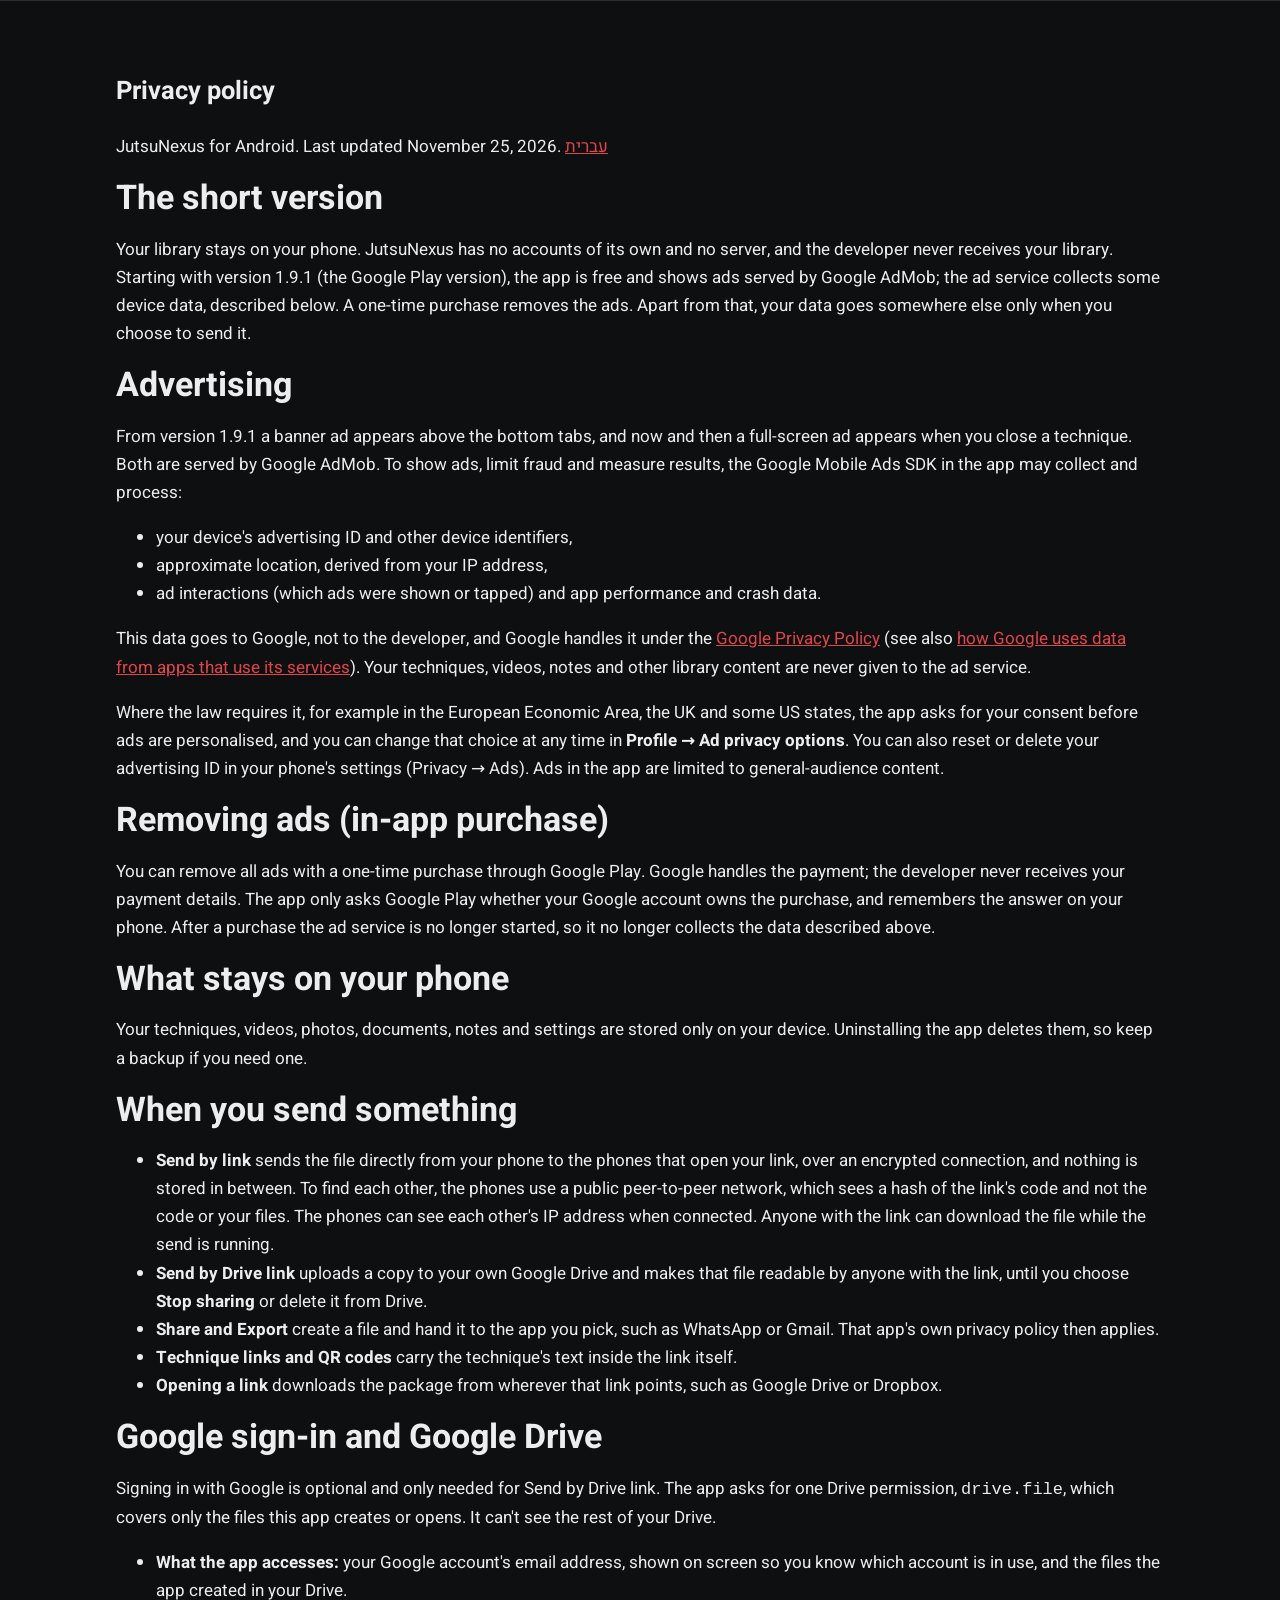
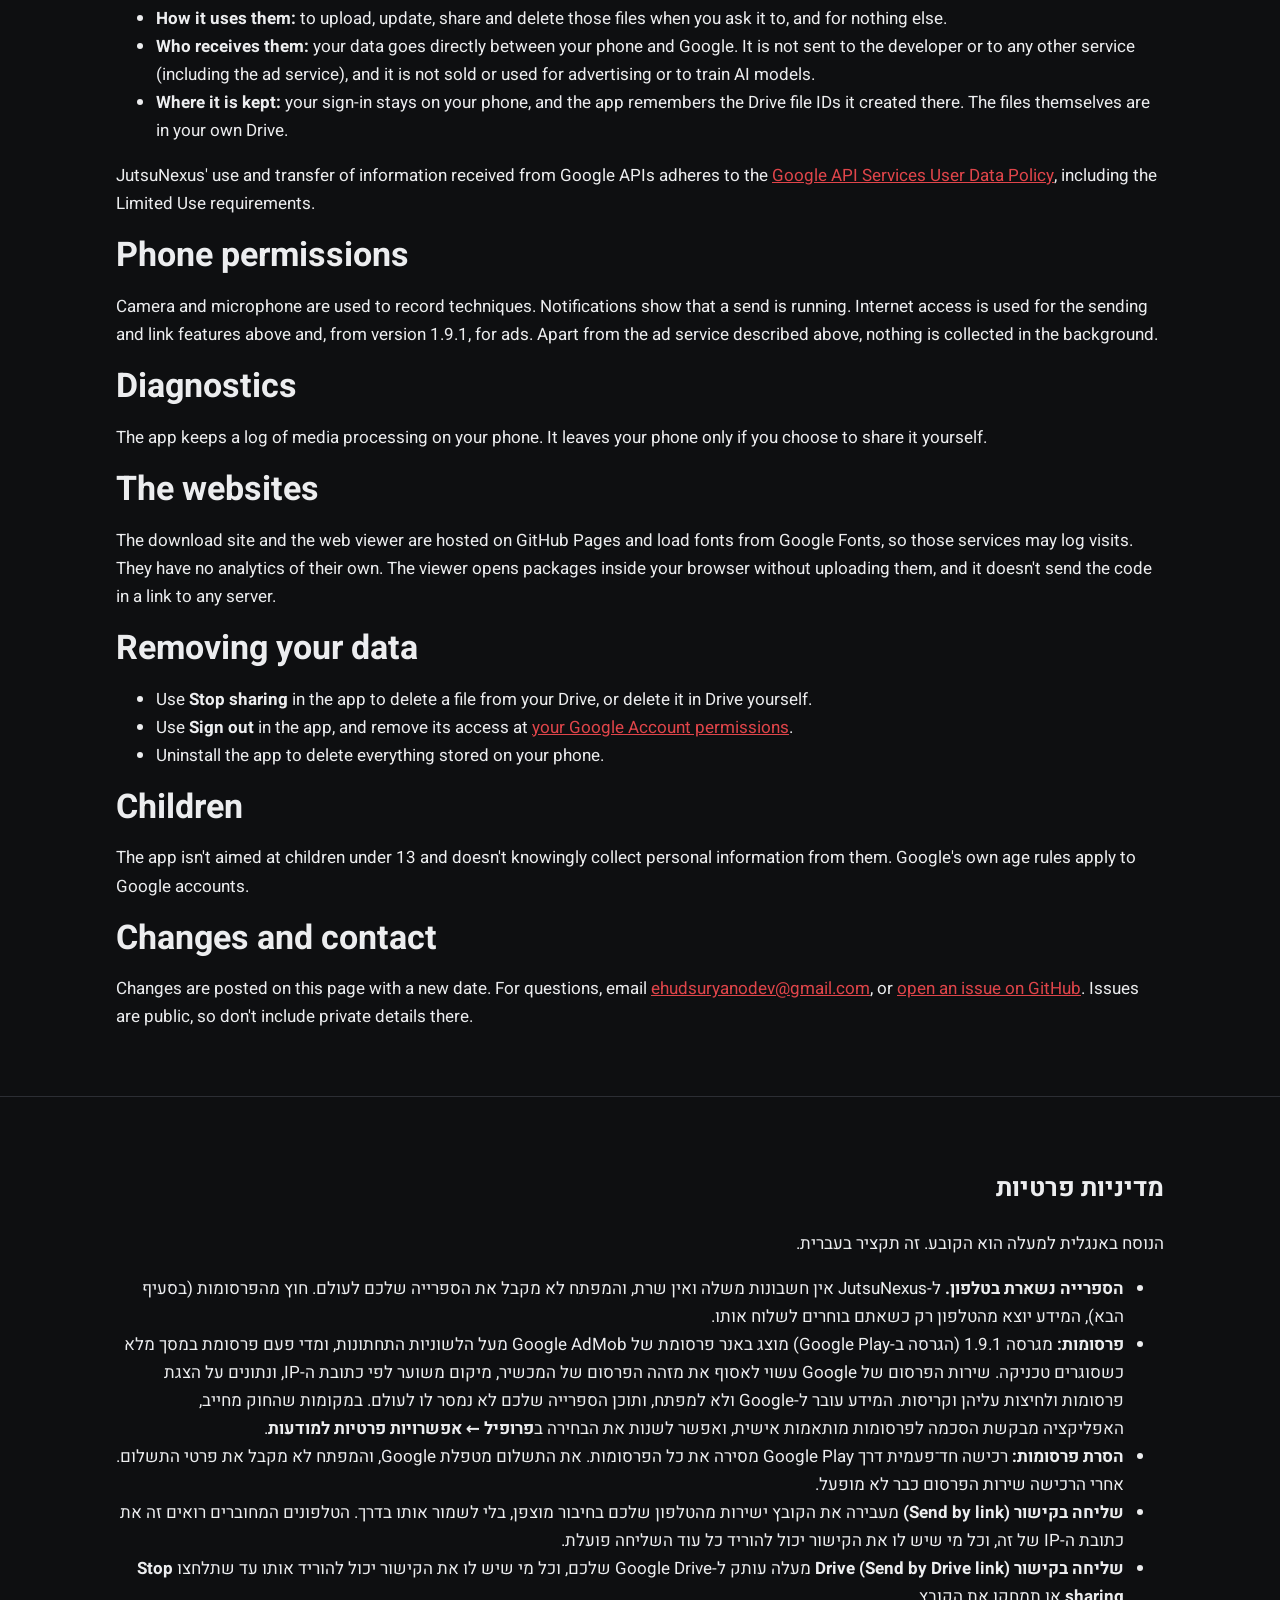
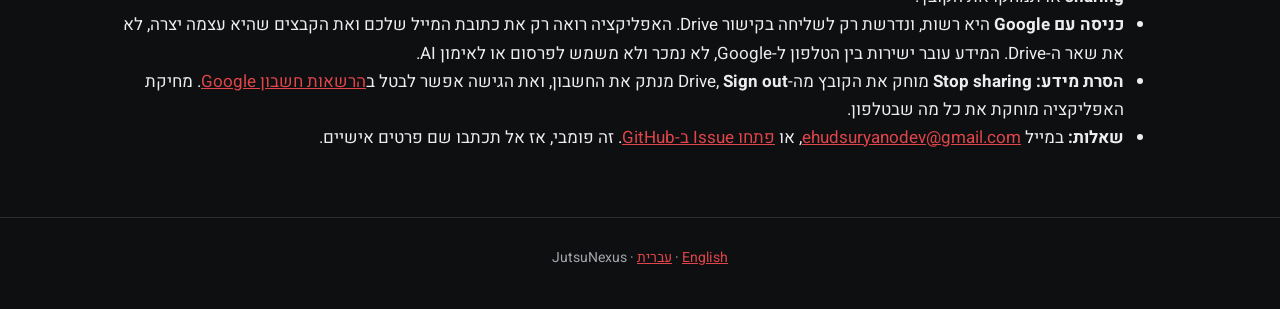
<file: privacy.html>
<!doctype html>
<html lang="en" dir="ltr">
<head>
<meta charset="utf-8">
<meta name="viewport" content="width=device-width, initial-scale=1">
<title>JutsuNexus – Privacy policy</title>
<meta name="description" content="What JutsuNexus does with your data: it stays on your phone unless you choose to send it.">
<link rel="icon" href="img/favicon.png">
<link rel="preconnect" href="https://fonts.googleapis.com">
<link rel="preconnect" href="https://fonts.gstatic.com" crossorigin>
<link href="https://fonts.googleapis.com/css2?family=Heebo:wght@400;500;700;800&display=swap" rel="stylesheet">
<link rel="stylesheet" href="style.css">
</head>
<body>
<main>

<section id="privacy">
  <div class="wrap">
    <h1>Privacy policy</h1>
    <p>JutsuNexus for Android. Last updated November 25, 2026. <a href="#he" lang="he">עברית</a></p>

    <h2>The short version</h2>
    <p>Your library stays on your phone. JutsuNexus has no accounts of its own and no server, and the developer never receives your library. Starting with version 1.9.1 (the Google Play version), the app is free and shows ads served by Google AdMob; the ad service collects some device data, described below. A one-time purchase removes the ads. Apart from that, your data goes somewhere else only when you choose to send it.</p>

    <h2>Advertising</h2>
    <p>From version 1.9.1 a banner ad appears above the bottom tabs, and now and then a full-screen ad appears when you close a technique. Both are served by Google AdMob. To show ads, limit fraud and measure results, the Google Mobile Ads SDK in the app may collect and process:</p>
    <ul>
      <li>your device's advertising ID and other device identifiers,</li>
      <li>approximate location, derived from your IP address,</li>
      <li>ad interactions (which ads were shown or tapped) and app performance and crash data.</li>
    </ul>
    <p>This data goes to Google, not to the developer, and Google handles it under the <a href="https://policies.google.com/privacy">Google Privacy Policy</a> (see also <a href="https://policies.google.com/technologies/partner-sites">how Google uses data from apps that use its services</a>). Your techniques, videos, notes and other library content are never given to the ad service.</p>
    <p>Where the law requires it, for example in the European Economic Area, the UK and some US states, the app asks for your consent before ads are personalised, and you can change that choice at any time in <b>Profile → Ad privacy options</b>. You can also reset or delete your advertising ID in your phone's settings (Privacy → Ads). Ads in the app are limited to general-audience content.</p>

    <h2>Removing ads (in-app purchase)</h2>
    <p>You can remove all ads with a one-time purchase through Google Play. Google handles the payment; the developer never receives your payment details. The app only asks Google Play whether your Google account owns the purchase, and remembers the answer on your phone. After a purchase the ad service is no longer started, so it no longer collects the data described above.</p>

    <h2>What stays on your phone</h2>
    <p>Your techniques, videos, photos, documents, notes and settings are stored only on your device. Uninstalling the app deletes them, so keep a backup if you need one.</p>

    <h2>When you send something</h2>
    <ul>
      <li><b>Send by link</b> sends the file directly from your phone to the phones that open your link, over an encrypted connection, and nothing is stored in between. To find each other, the phones use a public peer-to-peer network, which sees a hash of the link's code and not the code or your files. The phones can see each other's IP address when connected. Anyone with the link can download the file while the send is running.</li>
      <li><b>Send by Drive link</b> uploads a copy to your own Google Drive and makes that file readable by anyone with the link, until you choose <b>Stop sharing</b> or delete it from Drive.</li>
      <li><b>Share and Export</b> create a file and hand it to the app you pick, such as WhatsApp or Gmail. That app's own privacy policy then applies.</li>
      <li><b>Technique links and QR codes</b> carry the technique's text inside the link itself.</li>
      <li><b>Opening a link</b> downloads the package from wherever that link points, such as Google Drive or Dropbox.</li>
    </ul>

    <h2>Google sign-in and Google Drive</h2>
    <p>Signing in with Google is optional and only needed for Send by Drive link. The app asks for one Drive permission, <code>drive.file</code>, which covers only the files this app creates or opens. It can't see the rest of your Drive.</p>
    <ul>
      <li><b>What the app accesses:</b> your Google account's email address, shown on screen so you know which account is in use, and the files the app created in your Drive.</li>
      <li><b>How it uses them:</b> to upload, update, share and delete those files when you ask it to, and for nothing else.</li>
      <li><b>Who receives them:</b> your data goes directly between your phone and Google. It is not sent to the developer or to any other service (including the ad service), and it is not sold or used for advertising or to train AI models.</li>
      <li><b>Where it is kept:</b> your sign-in stays on your phone, and the app remembers the Drive file IDs it created there. The files themselves are in your own Drive.</li>
    </ul>
    <p>JutsuNexus' use and transfer of information received from Google APIs adheres to the <a href="https://developers.google.com/terms/api-services-user-data-policy">Google API Services User Data Policy</a>, including the Limited Use requirements.</p>

    <h2>Phone permissions</h2>
    <p>Camera and microphone are used to record techniques. Notifications show that a send is running. Internet access is used for the sending and link features above and, from version 1.9.1, for ads. Apart from the ad service described above, nothing is collected in the background.</p>

    <h2>Diagnostics</h2>
    <p>The app keeps a log of media processing on your phone. It leaves your phone only if you choose to share it yourself.</p>

    <h2>The websites</h2>
    <p>The download site and the web viewer are hosted on GitHub Pages and load fonts from Google Fonts, so those services may log visits. They have no analytics of their own. The viewer opens packages inside your browser without uploading them, and it doesn't send the code in a link to any server.</p>

    <h2>Removing your data</h2>
    <ul>
      <li>Use <b>Stop sharing</b> in the app to delete a file from your Drive, or delete it in Drive yourself.</li>
      <li>Use <b>Sign out</b> in the app, and remove its access at <a href="https://myaccount.google.com/permissions">your Google Account permissions</a>.</li>
      <li>Uninstall the app to delete everything stored on your phone.</li>
    </ul>

    <h2>Children</h2>
    <p>The app isn't aimed at children under 13 and doesn't knowingly collect personal information from them. Google's own age rules apply to Google accounts.</p>

    <h2>Changes and contact</h2>
    <p>Changes are posted on this page with a new date. For questions, email <a href="mailto:ehudsuryanodev@gmail.com">ehudsuryanodev@gmail.com</a>, or <a href="https://github.com/ehudsuryano/jutsunexus-app/issues">open an issue on GitHub</a>. Issues are public, so don't include private details there.</p>
  </div>
</section>

<section id="he" lang="he" dir="rtl">
  <div class="wrap">
    <h1>מדיניות פרטיות</h1>
    <p>הנוסח באנגלית למעלה הוא הקובע. זה תקציר בעברית.</p>
    <ul>
      <li><b>הספרייה נשארת בטלפון.</b> ל-JutsuNexus אין חשבונות משלה ואין שרת, והמפתח לא מקבל את הספרייה שלכם לעולם. חוץ מהפרסומות (בסעיף הבא), המידע יוצא מהטלפון רק כשאתם בוחרים לשלוח אותו.</li>
      <li><b>פרסומות:</b> מגרסה 1.9.1 (הגרסה ב-Google Play) מוצג באנר פרסומת של Google AdMob מעל הלשוניות התחתונות, ומדי פעם פרסומת במסך מלא כשסוגרים טכניקה. שירות הפרסום של Google עשוי לאסוף את מזהה הפרסום של המכשיר, מיקום משוער לפי כתובת ה-IP, ונתונים על הצגת פרסומות ולחיצות עליהן וקריסות. המידע עובר ל-Google ולא למפתח, ותוכן הספרייה שלכם לא נמסר לו לעולם. במקומות שהחוק מחייב, האפליקציה מבקשת הסכמה לפרסומות מותאמות אישית, ואפשר לשנות את הבחירה ב<b>פרופיל ← אפשרויות פרטיות למודעות</b>.</li>
      <li><b>הסרת פרסומות:</b> רכישה חד־פעמית דרך Google Play מסירה את כל הפרסומות. את התשלום מטפלת Google, והמפתח לא מקבל את פרטי התשלום. אחרי הרכישה שירות הפרסום כבר לא מופעל.</li>
      <li><b>שליחה בקישור (Send by link)</b> מעבירה את הקובץ ישירות מהטלפון שלכם בחיבור מוצפן, בלי לשמור אותו בדרך. הטלפונים המחוברים רואים זה את כתובת ה-IP של זה, וכל מי שיש לו את הקישור יכול להוריד כל עוד השליחה פועלת.</li>
      <li><b>שליחה בקישור Drive (Send by Drive link)</b> מעלה עותק ל-Google Drive שלכם, וכל מי שיש לו את הקישור יכול להוריד אותו עד שתלחצו <b>Stop sharing</b> או תמחקו את הקובץ.</li>
      <li><b>כניסה עם Google</b> היא רשות, ונדרשת רק לשליחה בקישור Drive. האפליקציה רואה רק את כתובת המייל שלכם ואת הקבצים שהיא עצמה יצרה, לא את שאר ה-Drive. המידע עובר ישירות בין הטלפון ל-Google, לא נמכר ולא משמש לפרסום או לאימון AI.</li>
      <li><b>הסרת מידע:</b> <b>Stop sharing</b> מוחק את הקובץ מה-Drive, <b>Sign out</b> מנתק את החשבון, ואת הגישה אפשר לבטל ב<a href="https://myaccount.google.com/permissions">הרשאות חשבון Google</a>. מחיקת האפליקציה מוחקת את כל מה שבטלפון.</li>
      <li><b>שאלות:</b> במייל <a href="mailto:ehudsuryanodev@gmail.com" dir="ltr">ehudsuryanodev@gmail.com</a>, או <a href="https://github.com/ehudsuryano/jutsunexus-app/issues">פתחו Issue ב-GitHub</a>. זה פומבי, אז אל תכתבו שם פרטים אישיים.</li>
    </ul>
  </div>
</section>

</main>
<footer>
  <div class="wrap">JutsuNexus · <a href="./">עברית</a> · <a href="en/">English</a></div>
</footer>
</body>
</html>
</file>
<file: style.css>
:root {
  --bg: #0E0F11;
  --surface: #17181C;
  --surface-2: #202227;
  --border: #2C2E34;
  --text: #ECEDEF;
  --muted: #A3A6AD;
  --primary: #E0454A;
  --primary-ink: #FFFFFF;
  --primary-soft: #521619;
  --warn: #F2B544;
  --warn-soft: #3A2E12;
  --ok: #4CC38A;
  --radius: 16px;
  --max: 1080px;
  color-scheme: dark;
}

* { box-sizing: border-box; }
html { scroll-behavior: smooth; }
body {
  margin: 0;
  background: var(--bg);
  color: var(--text);
  font-family: "Heebo", "Segoe UI", system-ui, -apple-system, Roboto, Arial, sans-serif;
  font-size: 17px;
  line-height: 1.65;
  -webkit-text-size-adjust: 100%;
}
img { max-width: 100%; display: block; }
a { color: var(--primary); }
a:hover { text-decoration-thickness: 2px; }
.wrap { max-width: var(--max); margin: 0 auto; padding: 0 16px; }

/* ---- top bar ---- */
.topbar {
  position: sticky; top: 0; z-index: 10;
  background: rgba(14, 15, 17, 0.92);
  backdrop-filter: blur(8px);
  border-bottom: 1px solid var(--border);
}
.topbar .wrap { display: flex; align-items: center; gap: 16px; height: 60px; }
.brand { display: flex; align-items: center; gap: 10px; color: var(--text); text-decoration: none; font-weight: 700; font-size: 18px; }
.brand img { width: 34px; height: 34px; border-radius: 8px; }
.nav { display: flex; gap: 4px; margin-inline-start: auto; min-width: 0; overflow-x: auto; scrollbar-width: none; }
.nav::-webkit-scrollbar { display: none; }
.nav a { color: var(--muted); text-decoration: none; padding: 6px 10px; border-radius: 8px; white-space: nowrap; font-size: 15px; }
.nav a:hover { color: var(--text); background: var(--surface-2); }
.nav a.lang { color: var(--text); border: 1px solid var(--border); }

/* ---- hero ---- */
.hero { padding: 56px 0 40px; text-align: center; }
.hero img.icon { width: 112px; height: 112px; border-radius: 26px; margin: 0 auto 20px; box-shadow: 0 10px 40px rgba(224, 69, 74, 0.25); }
.hero h1 { font-size: clamp(32px, 6vw, 48px); line-height: 1.15; margin: 0 0 12px; }
.hero p.lead { color: var(--muted); font-size: clamp(17px, 2.4vw, 20px); max-width: 640px; margin: 0 auto 28px; }
.btn {
  display: inline-flex; align-items: center; justify-content: center; gap: 10px;
  background: var(--primary); color: var(--primary-ink);
  font-weight: 700; font-size: 19px; text-decoration: none;
  padding: 16px 28px; border-radius: 14px; border: 0; cursor: pointer;
}
.btn:hover { filter: brightness(1.08); }
.btn svg { width: 22px; height: 22px; flex: none; }
.btn.secondary { background: var(--surface-2); color: var(--text); border: 1px solid var(--border); font-size: 16px; padding: 12px 20px; }
.play-badge { display: inline-block; line-height: 0; }
.play-badge img { height: 80px; width: auto; }
.meta { color: var(--muted); font-size: 14px; margin-top: 12px; }
.meta span + span::before { content: " · "; }
.dl-tip { color: var(--muted); font-size: 14px; margin: 10px auto 0; max-width: 540px; }
.dl-tip a { color: inherit; }
.dl-tip b { white-space: nowrap; }
.android-only { display: inline-block; margin-top: 18px; font-size: 14px; color: var(--muted); background: var(--surface); border: 1px solid var(--border); border-radius: 999px; padding: 4px 14px; }

/* ---- sections ---- */
section { padding: 48px 0; border-top: 1px solid var(--border); scroll-margin-top: 90px; }
h2 { font-size: clamp(26px, 4vw, 34px); line-height: 1.2; margin: 0 0 8px; }
h3 { font-size: 21px; margin: 0 0 6px; line-height: 1.3; }
.section-lead { color: var(--muted); margin: 0 0 28px; max-width: 720px; }

.callout {
  border-radius: var(--radius); padding: 16px 20px; margin: 20px 0;
  background: var(--surface); border: 1px solid var(--border);
}
.callout.warn { background: var(--warn-soft); border-color: #5C4818; }
.callout.warn strong:first-child { color: var(--warn); }
.callout.danger { background: var(--primary-soft); border-color: #7A2226; }
.callout p { margin: 0; }
.callout p + p { margin-top: 8px; }

/* ---- install steps ---- */
.steps { list-style: none; padding: 0; margin: 0; display: grid; gap: 20px; counter-reset: step; }
.step {
  counter-increment: step;
  display: grid; grid-template-columns: 1fr 220px; gap: 24px; align-items: center;
  background: var(--surface); border: 1px solid var(--border); border-radius: var(--radius);
  padding: 20px;
}
.step .txt::before {
  content: counter(step);
  display: inline-flex; align-items: center; justify-content: center;
  width: 34px; height: 34px; border-radius: 50%;
  background: var(--primary); color: var(--primary-ink); font-weight: 700;
  margin-bottom: 10px;
}
.step p { margin: 0; color: var(--muted); }
.step p + p { margin-top: 8px; }
.step b { color: var(--text); }
.step.no-shot { grid-template-columns: 1fr; }

.shot {
  border-radius: 18px; overflow: hidden; border: 1px solid var(--border);
  background: #000; cursor: zoom-in; aspect-ratio: 1080 / 2400;
}
.shot img { width: 100%; height: 100%; object-fit: cover; object-position: top; }
.shot:has(img[src*="s23/"]) { aspect-ratio: 1080 / 2316; }
.update-shot { max-width: 240px; margin: 0 auto 20px; }
.shot-note { font-size: 13px; color: var(--muted); text-align: center; margin-top: 6px; }

.path {
  display: inline-flex; flex-wrap: wrap; align-items: center; gap: 6px;
  background: var(--surface-2); border: 1px solid var(--border); border-radius: 10px;
  padding: 6px 12px; font-size: 15px; color: var(--text); margin: 6px 0;
}
.path i { font-style: normal; color: var(--muted); }

/* ---- tabs (install sources) ---- */
.tabs { display: flex; gap: 8px; flex-wrap: wrap; margin-bottom: 20px; }
.tabs button {
  font: inherit; font-size: 16px; color: var(--muted); background: var(--surface);
  border: 1px solid var(--border); border-radius: 999px; padding: 8px 18px; cursor: pointer;
}
.tabs button[aria-selected="true"] { background: var(--primary); color: var(--primary-ink); border-color: var(--primary); font-weight: 700; }
.tabpanel[hidden] { display: none; }

/* ---- features ---- */
.features { display: grid; gap: 28px; }
.feature {
  display: grid; grid-template-columns: 260px 1fr; gap: 32px; align-items: center;
  background: var(--surface); border: 1px solid var(--border); border-radius: var(--radius); padding: 24px;
}
.feature:nth-child(even) { grid-template-columns: 1fr 260px; }
.feature:nth-child(even) .shot { order: 2; }
.feature p { margin: 0; color: var(--muted); }
.feature ul { margin: 10px 0 0; padding-inline-start: 20px; color: var(--muted); }
.feature li + li { margin-top: 4px; }
.tag { display: inline-block; font-size: 12px; font-weight: 700; letter-spacing: .03em; color: var(--primary); background: var(--primary-soft); border-radius: 6px; padding: 2px 8px; margin-bottom: 8px; }

.mini-grid { display: grid; grid-template-columns: repeat(auto-fill, minmax(230px, 1fr)); gap: 16px; margin-top: 28px; }
.mini { background: var(--surface); border: 1px solid var(--border); border-radius: var(--radius); padding: 18px; }
.mini h3 { font-size: 18px; }
.mini p { margin: 0; color: var(--muted); font-size: 15px; }
a.mini { display: block; color: inherit; text-decoration: none; transition: border-color .15s; }
a.mini:hover, a.mini:focus-visible { border-color: var(--primary); }
.guide h3 span { color: var(--primary); }

/* ---- faq ---- */
details { background: var(--surface); border: 1px solid var(--border); border-radius: 12px; padding: 14px 18px; }
details + details { margin-top: 10px; }
summary { cursor: pointer; font-weight: 700; }
details p { color: var(--muted); margin: 10px 0 0; }

footer { border-top: 1px solid var(--border); padding: 28px 0 40px; color: var(--muted); font-size: 14px; text-align: center; }

/* ---- lightbox ---- */
.lightbox { position: fixed; inset: 0; background: rgba(0, 0, 0, 0.92); display: none; align-items: center; justify-content: center; z-index: 50; padding: 16px; cursor: zoom-out; }
.lightbox.open { display: flex; }
.lightbox img { max-height: 100%; max-width: 100%; border-radius: 12px; }

@media (max-width: 720px) {
  body { font-size: 16px; }
  .hero { padding: 36px 0 28px; }
  .step, .step.no-shot, .feature, .feature:nth-child(even) { grid-template-columns: 1fr; gap: 16px; padding: 16px; }
  .feature:nth-child(even) .shot { order: 0; }
  .step .shot { max-width: 220px; width: 100%; margin: 0 auto; }
  .feature .shot { max-width: 260px; width: 100%; margin: 0 auto; }
  .brand span { display: none; }
  .topbar .wrap { gap: 10px; }
  .nav { gap: 0; }
  .nav a { padding: 6px 7px; font-size: 14px; }
  /* The language switch stays in view while the other links scroll under it. */
  .nav a.lang { position: sticky; inset-inline-end: 0; background: var(--bg); margin-inline-start: 4px; }
  section { padding: 36px 0; }
}

/* Narrow phones: the big icon is right below, so the menu gets the room. */
@media (max-width: 420px) {
  .brand { display: none; }
}
</file>
